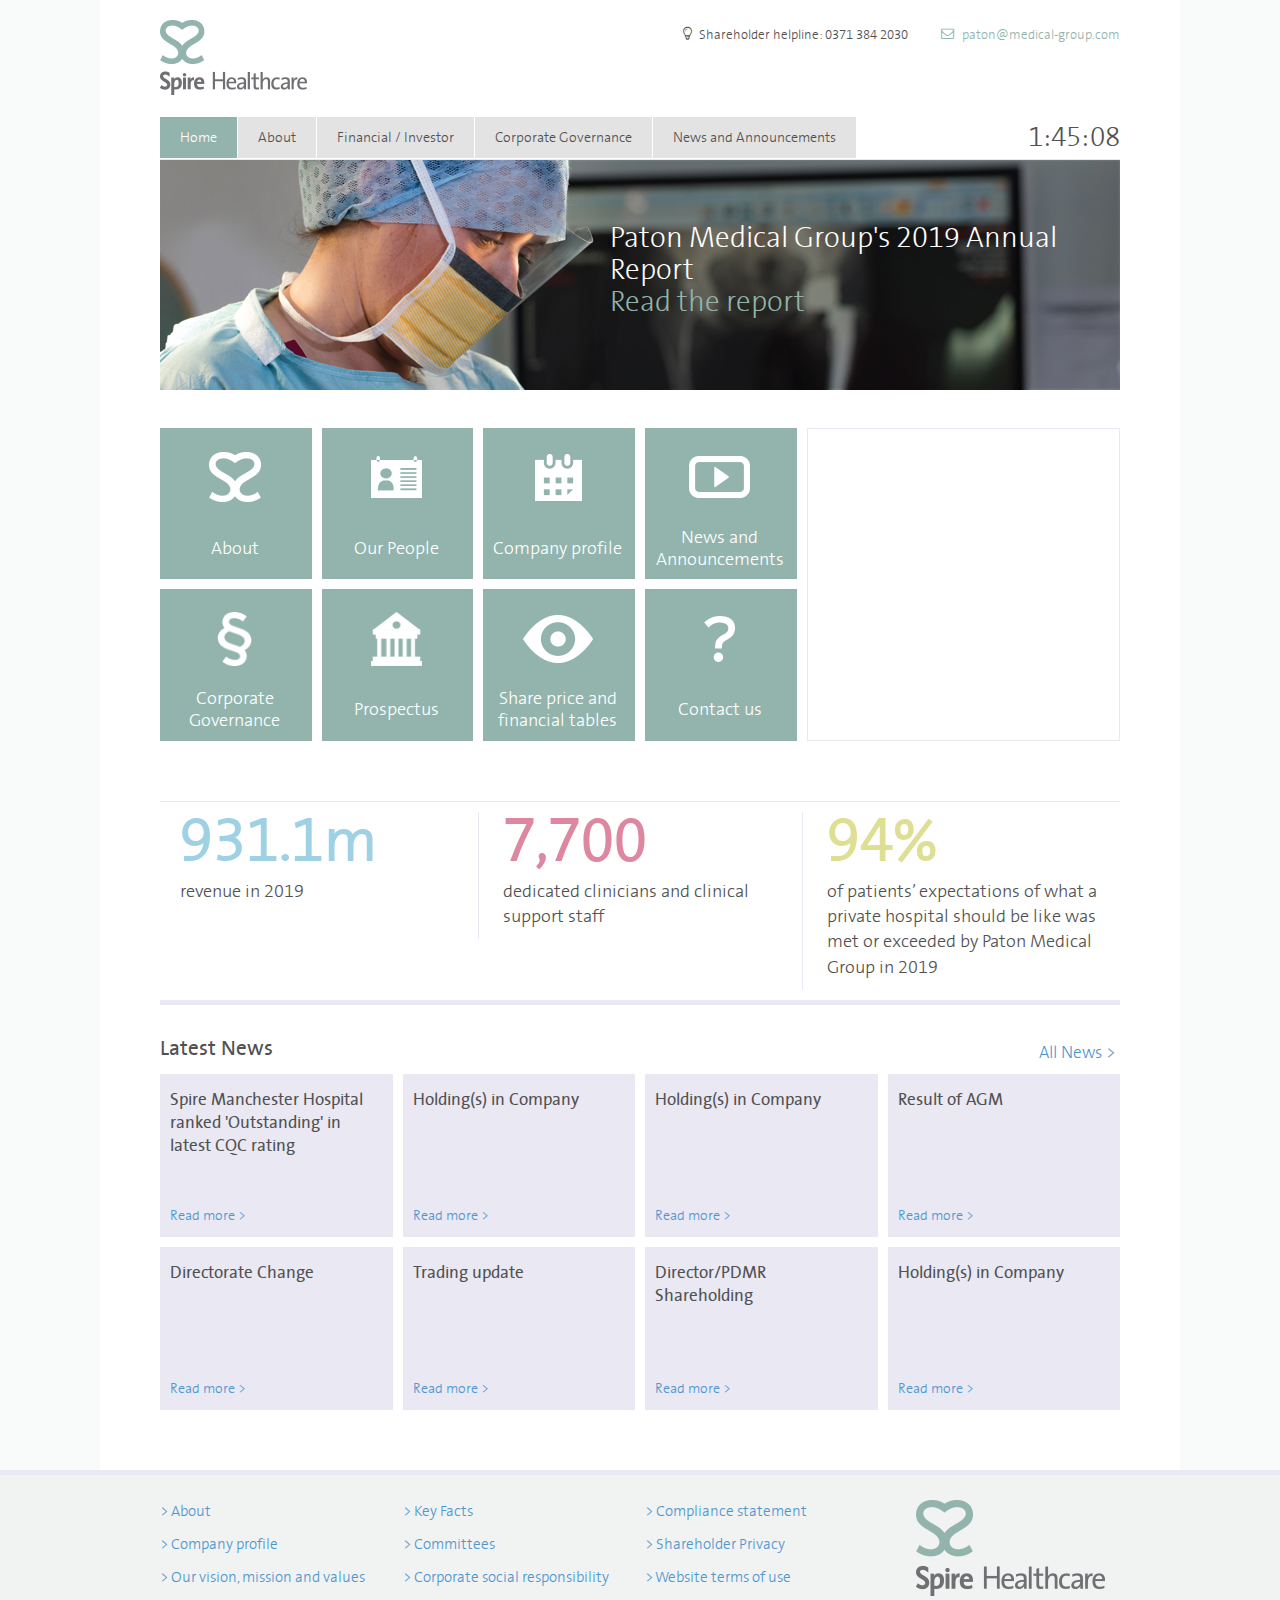
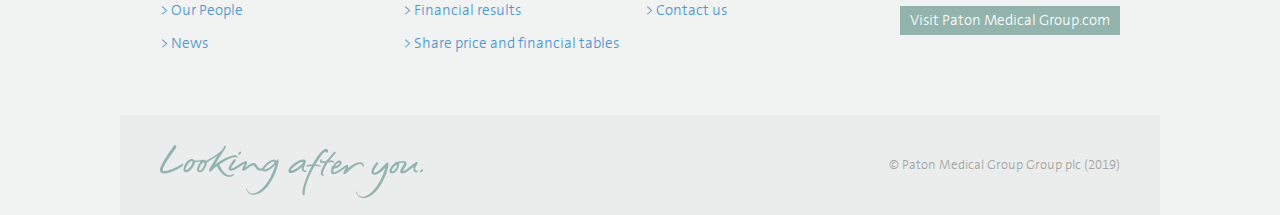
<file: index.html>
<!doctype html>
<!--[if lt IE 7]> <html class="no-js ie6 oldie" lang="en"> <![endif]-->
<!--[if IE 7]>    <html class="no-js ie7 oldie" lang="en"> <![endif]-->
<!--[if IE 8]>    <html class="no-js ie8 oldie" lang="en"> <![endif]-->
<!--[if gt IE 8]><!-->
<html class="no-js" lang="en">
 <!--<![endif]-->
<head>
    
<link rel="icon" type="image/png" href="favicon.ico">
<meta charset="utf-8">

<!--**REMOVE if compatibility mode defined on server side header**-->
<meta http-equiv="X-UA-Compatible" content="IE=edge,chrome=1">

<title>Investors | Paton Medical Group Group plc</title>
<meta name="description" content="Investor information about Paton Medical Group Group plc for current stockholders and potential investors.">
<meta name="author" content>

<!--sets initial scale to 100% on mobile / tablets  - REMOVE if we're not doing a responsive layout-->
<meta name="viewport" content="width=device-width,initial-scale=1">
<link href="css/css.css" rel="stylesheet" type="text/css">
<link rel="stylesheet" href="css/style.css">
<!-- end CSS-->
<!--Full fat Modernizr - create a production version before deployment [http://modernizr.com/download/]-->
<script src="js/modernizr.js"></script>
<script src="js/respond.js"></script>

</head>
<body>
    <div id="container">
        <!--start of container-->
        
<header class="site-header">
    <h1 class="logo"><a href="/index.html"><img src="images/logo_1.png" alt></a></h1>
    <div class="header-contact">
        <span class="tel">Shareholder helpline: 0371 384 2030</span>
        <a class="email" href="mailto:paton@medical-group.com">
            paton@medical-group.com
        </a>
    </div>
    
<nav id="site-nav" class="site-nav" role="navigation">
    <ul>
                <li>

                    <a class="selected" href="/index.html">
                        Home
                    </a>

                        <ul>
                        </ul>
                </li>
                <li>

                    <a class href="#">
                        About
                    </a>

                        <ul>
                                        <li>
                                            <a href="/ourVisionMissionAndValues.html">
                                                Our vision, mission and values
                                            </a>
                                        </li>
                                        <li>
                                            <a href="/companyProfile.html">
                                                Company profile
                                            </a>
                                        </li>
                                        <li>
                                            <a href="/keyFacts.html">
                                                Key Facts
                                            </a>
                                        </li>
                                        <li>
                                            <a href="/corporateSocialResponsibility.html">
                                                Corporate social responsibility
                                            </a>
                                        </li>
                        </ul>
                </li>
                <li>

                    <a class href="#">
                        Financial / Investor
                    </a>

                        <ul>
                          <li>
                            <a href="/annualReports.html">
                                Annual Report 2019
                            </a>
                        </li>
                        <li>
                            <a href="/sharePriceAndFinancialTables.html">
                                Share price and financial tables
                            </a>
                        </li>
                        <li>
                            <a href="/analystConsensus.html">
                                Analyst consensus
                            </a>
                        </li>
                        </ul>
                </li>
                <li>

                    <a class href="#">
                        Corporate Governance
                    </a>

                        <ul>
                          <li>
                            <a href="/complianceStatement.html">
                                Compliance statement
                            </a>
                        </li>
                        <li>
                            <a href="/ourPeople.html">
                                Our People
                            </a>
                        </li>
                        <li>
                            <a href="/committees.html">
                                Committees
                            </a>
                        </li>
                        </ul>
                </li>
                <li>

                    <a class href="#">
                        News and Announcements
                    </a>

                        <ul>
                                        <li>
                                            <a href="/newsAndAnnouncements.html">
                                                Email news alerts
                                            </a>
                                        </li>
                        </ul>
                </li>
        <li class="consumer"><div id="clock"></div></li>
    </ul>
</nav>
<div class="mobile-nav"></div>
</header>
        <div id="main" role="main">

            <!--**main content for this template**-->
            
<section class="banner banner-home">
    <div class="image">
        <img src="images/annual-report-2018-banner_2.jpg" alt>
        <div class="text">

            <blockquote class="quote">
                <p style="color:white;">Paton Medical Group's 2019 Annual Report<br><a href="/annualReports.html">
Read the report</a></p>
            </blockquote>

        </div>
        
    </div>
</section>



<section class="home-boxes">

    <div class="grid">
        <div class="grid__cell unit-2-3--desktop">
            <div class="grid">
                    <div class="grid__cell unit-1-4">
                        <div class="link-box ">
                            <a href="ourVisionMissionAndValues.html" class="content">
                                <div class="image">
                                    <img src="images/about.png">
                                </div>
                                <div class="text">
                                    <span>About</span>
                                </div>
                            </a>
                        </div>
                    </div>
                    <div class="grid__cell unit-1-4">
                        <div class="link-box ">
                            <a href="ourPeople.html" class="content">
                                <div class="image">
                                    <img src="images/contact.png">
                                </div>
                                <div class="text">
                                    <span>Our People</span>
                                </div>
                            </a>
                        </div>
                    </div>
                    <div class="grid__cell unit-1-4">
                        <div class="link-box ">
                            <a href="companyProfile.html" class="content">
                                <div class="image">
                                    <img src="images/calendar.png">
                                </div>
                                <div class="text">
                                    <span>Company profile</span>
                                </div>
                            </a>
                        </div>
                    </div>
                    <div class="grid__cell unit-1-4">
                        <div class="link-box ">
                            <a href="newsAndAnnouncements.html" class="content">
                                <div class="image">
                                    <img src="images/media.png">
                                </div>
                                <div class="text">
                                    <span>News and Announcements</span>
                                </div>
                            </a>
                        </div>
                    </div>
                    <div class="grid__cell unit-1-4">
                        <div class="link-box ">
                            <a href="complianceStatement.html" class="content">
                                <div class="image">
                                    <img src="images/corporate.png">
                                </div>
                                <div class="text">
                                    <span>Corporate Governance</span>
                                </div>
                            </a>
                        </div>
                    </div>
                    <div class="grid__cell unit-1-4">
                        <div class="link-box ">
                            <a href="/financial-investor/reports-accounts-and-prospectus/prospectus/" class="content">
                                <div class="image">
                                    <img src="images/financial.png">
                                </div>
                                <div class="text">
                                    <span>Prospectus</span>
                                </div>
                            </a>
                        </div>
                    </div>
                    <div class="grid__cell unit-1-4">
                        <div class="link-box ">
                            <a href="sharePriceAndFinancialTables.html" class="content">
                                <div class="image">
                                    <img src="images/vision.png">
                                </div>
                                <div class="text">
                                    <span>Share price and financial tables</span>
                                </div>
                            </a>
                        </div>
                    </div>
                    <div class="grid__cell unit-1-4">
                        <div class="link-box ">
                            <a href="/contact-us/" class="content">
                                <div class="image">
                                    <img src="images/faqs.png">
                                </div>
                                <div class="text">
                                    <span>Contact us</span>
                                </div>
                            </a>
                        </div>
                    </div>
            </div>

        </div>
        <div class="grid__cell unit-1-3--desktop">
            <div class="stock-box">
                <div class="content">
                </div>
            </div>
        </div>
    </div>
</section>



<section class="stats-grid">

    <div class="grid">
        <div class="grid__cell unit-1-3--desktop">
            <div class="stat">
                <div class="count lightblue">931.1m</div>
                <div class="description">revenue in 2019</div>
            </div>

        </div>
        <div class="grid__cell unit-1-3--desktop">
            <div class="stat">
                <div class="count pink">7,700</div>
                <div class="description">dedicated clinicians and clinical support staff</div>
            </div>
        </div>
        <div class="grid__cell unit-1-3--desktop">
            <div class="stat">
                <div class="count yellow">94%</div>
                <div class="description">of patients’ expectations of what a private hospital should be like was met or exceeded by Paton Medical Group in 2019</div>
            </div>
        </div>
    </div>

</section>

<section class="news-grid">

    <header>
        <h2 class="sub-heading">Latest News</h2>

        <a href="/news-and-announcements/news/" class="cta">All News</a>
    </header>

    <div class="grid">
            <div class="grid__cell unit-1-4--desktop unit-1-2">

                <article class="news-link">
                    <a href="/news-and-announcements/news/spire-manchester-hospital-ranked-outstanding-in-latest-cqc-rating/" class="content">
                        <h3 class="heading">Spire Manchester Hospital ranked 'Outstanding' in latest CQC rating</h3>                       

                        <div class="cta">
                            Read more
                        </div>
                    </a>
                </article>

            </div>
            <div class="grid__cell unit-1-4--desktop unit-1-2">

                <article class="news-link">
                    <a href="/news-and-announcements/news/?id=1301691" class="content">
                        <h3 class="heading">Holding(s) in Company</h3>                       

                        <div class="cta">
                            Read more
                        </div>
                    </a>
                </article>

            </div>
            <div class="grid__cell unit-1-4--desktop unit-1-2">

                <article class="news-link">
                    <a href="/news-and-announcements/news/?id=1285020" class="content">
                        <h3 class="heading">Holding(s) in Company</h3>                       

                        <div class="cta">
                            Read more
                        </div>
                    </a>
                </article>

            </div>
            <div class="grid__cell unit-1-4--desktop unit-1-2">

                <article class="news-link">
                    <a href="/news-and-announcements/news/?id=1265539" class="content">
                        <h3 class="heading">Result of AGM</h3>                       

                        <div class="cta">
                            Read more
                        </div>
                    </a>
                </article>

            </div>
            <div class="grid__cell unit-1-4--desktop unit-1-2">

                <article class="news-link">
                    <a href="/news-and-announcements/news/?id=1265390" class="content">
                        <h3 class="heading">Directorate Change</h3>                       

                        <div class="cta">
                            Read more
                        </div>
                    </a>
                </article>

            </div>
            <div class="grid__cell unit-1-4--desktop unit-1-2">

                <article class="news-link">
                    <a href="/news-and-announcements/news/?id=1265336" class="content">
                        <h3 class="heading">Trading update</h3>                       

                        <div class="cta">
                            Read more
                        </div>
                    </a>
                </article>

            </div>
            <div class="grid__cell unit-1-4--desktop unit-1-2">

                <article class="news-link">
                    <a href="/news-and-announcements/news/?id=1259881" class="content">
                        <h3 class="heading">Director/PDMR Shareholding</h3>                       

                        <div class="cta">
                            Read more
                        </div>
                    </a>
                </article>

            </div>
            <div class="grid__cell unit-1-4--desktop unit-1-2">

                <article class="news-link">
                    <a href="/news-and-announcements/news/?id=1253538" class="content">
                        <h3 class="heading">Holding(s) in Company</h3>                       

                        <div class="cta">
                            Read more
                        </div>
                    </a>
                </article>

            </div>
    </div>  
</section>


        </div><!--end of main content-->

    </div><!--end of container-->
    

<footer class="site-footer">
    <div class="inner-area">
        <div class="grid">
            <div class="grid__cell unit-1-4--desktop">
                <ul>

                        <li><a href="/ourVisionMissionAndValues.html">About</a></li>
                        <li><a href="/companyProfile.html">Company profile</a></li>
                        <li><a href="/ourVisionMissionAndValues.html">Our vision, mission and values</a></li>
                        <li><a href="/ourPeople.html">Our People</a></li>
                        <li><a href="/news-and-announcements/news/">News</a></li>
                </ul>
            </div>

            <div class="grid__cell unit-1-4--desktop">
                <ul>

                        <li><a href="/keyFacts.html">Key Facts</a></li>
                        <li><a href="/committees.html">Committees</a></li>
                        <li><a href="/corporateSocialResponsibility.html">Corporate social responsibility</a></li>
                        <li><a href="/financial-investor/reports-accounts-and-prospectus/financial-results/">Financial results</a></li>
                        <li><a href="/sharePriceAndFinancialTables.html">Share price and financial tables</a></li>
                </ul>
            </div>

            <div class="grid__cell unit-1-4--desktop">
                <ul>

                        <li><a href="/complianceStatement.html">Compliance statement</a></li>
                        <li><a href="/terms/shareholder-privacy/">Shareholder Privacy</a></li>
                        <li><a href="/terms/website-terms-of-use/">Website terms of use</a></li>
                        <li><a href="/contact-us/">Contact us</a></li>
                </ul>
            </div>

            <div class="grid__cell unit-1-4--desktop">
                <div class="invest">
                    <img src="images/logo.png" alt>
                    <a href="http://www.Paton Medical Group.com" target="_blank" class="button">Visit Paton Medical Group.com</a>
                </div>
            </div>
        </div>
    </div>
    <div class="footer-bar">
        <img class="tagline" src="images/looking-after-you.png" alt>
        <span class="copyright">
            © Paton Medical Group Group plc (2019)
        </span>
    </div>
</footer>


    <!-- javascript-->
    <script src="js/jquery.min.js"></script>
    <script>window.jQuery || document.write('<script src="/scripts/libs/jquery-1.11.0.min.js"><\/script>')</script>
    <script src="js/jquery.slicknav.min.js"></script>
    <script src="js/waypoints.min.js"></script>
    <script src="js/parsley.min.js"></script>
    <script src="js/jquery.bxslider-rahisified.min.js"></script>
    <script src="js/jquery.flexverticalcenter.js"></script>
    <script src="js/jquery.matchHeight-min.js"></script>
    <script src="js/script.js"></script>
    <!-- end scripts-->
    <script>
        (function (i, s, o, g, r, a, m) {
            i['GoogleAnalyticsObject'] = r; i[r] = i[r] || function () {
                (i[r].q = i[r].q || []).push(arguments)
            }, i[r].l = 1 * new Date(); a = s.createElement(o),
            m = s.getElementsByTagName(o)[0]; a.async = 1; a.src = g; m.parentNode.insertBefore(a, m)
        })(window, document, 'script', '//www.google-analytics.com/analytics.js', 'ga');

        ga('create', 'UA-52660463-1', 'auto');
        ga('send', 'pageview');

    </script>
</body>
</html>
</file>
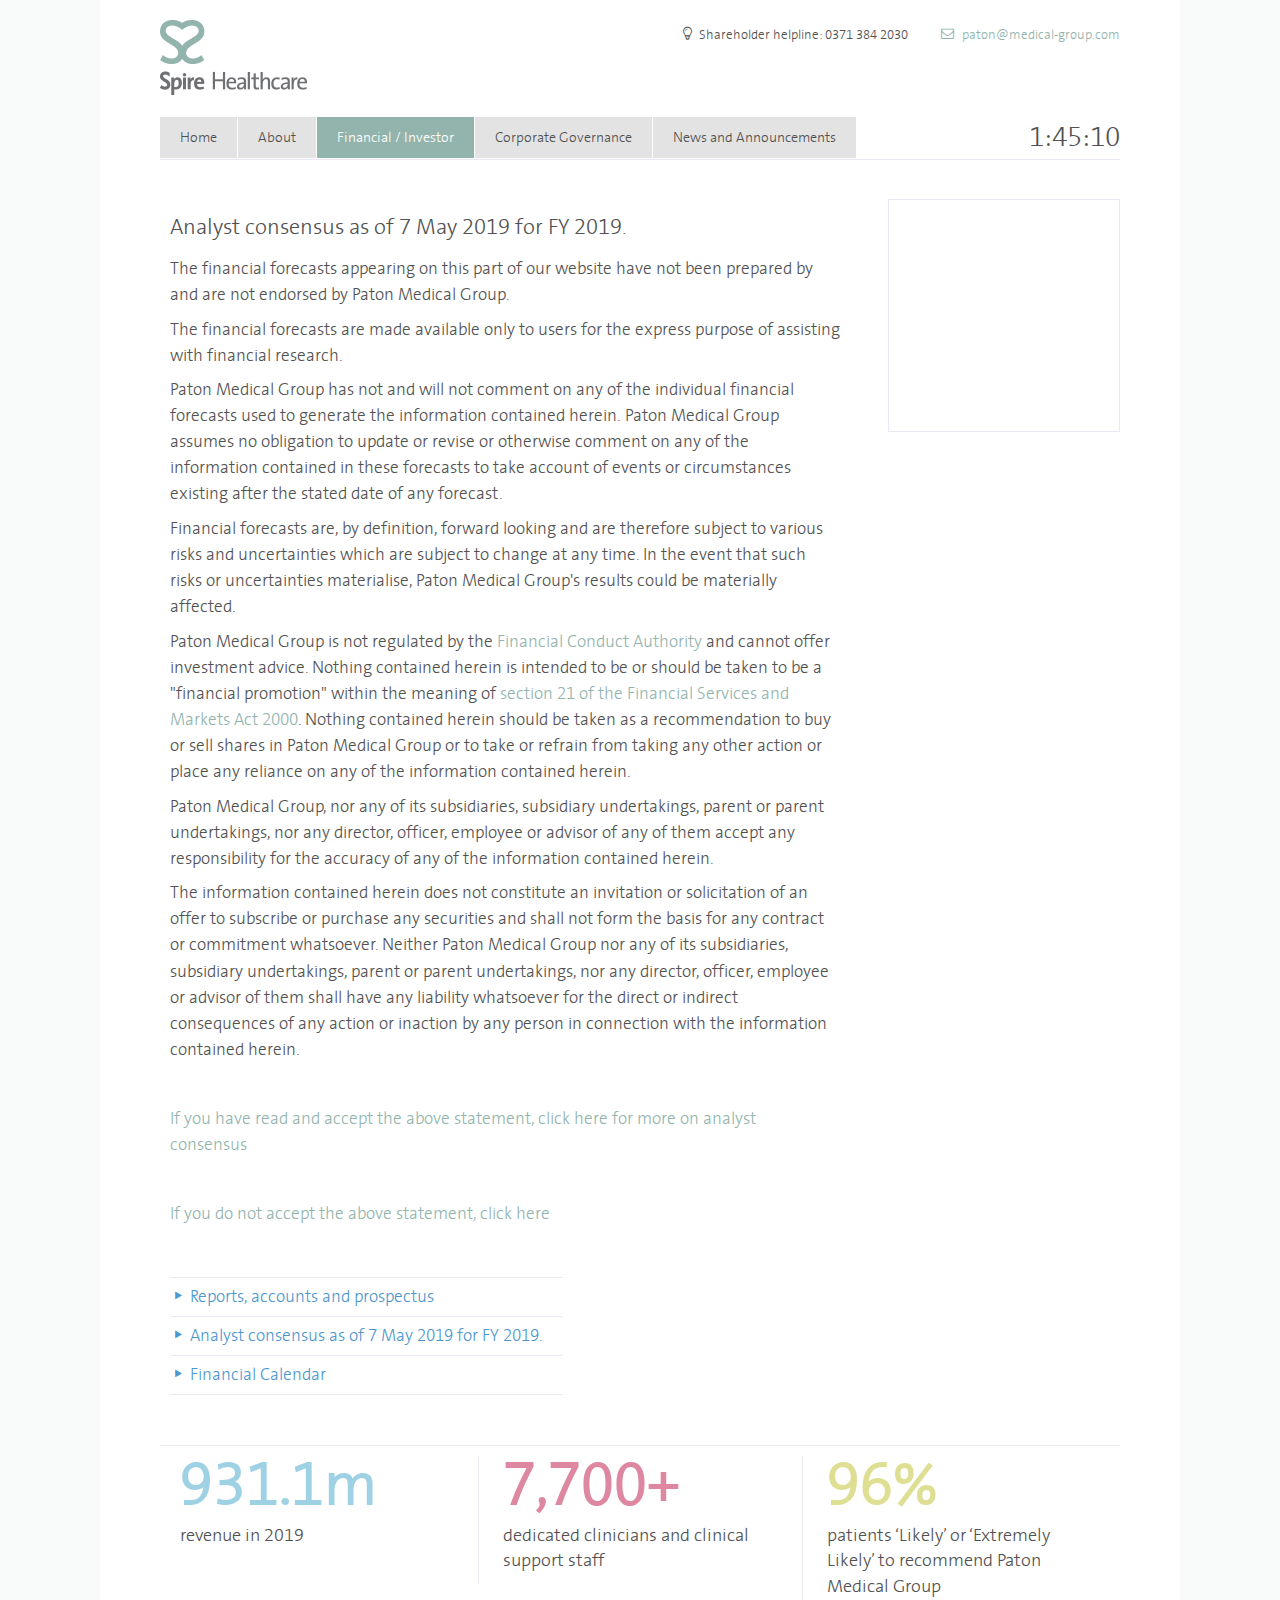
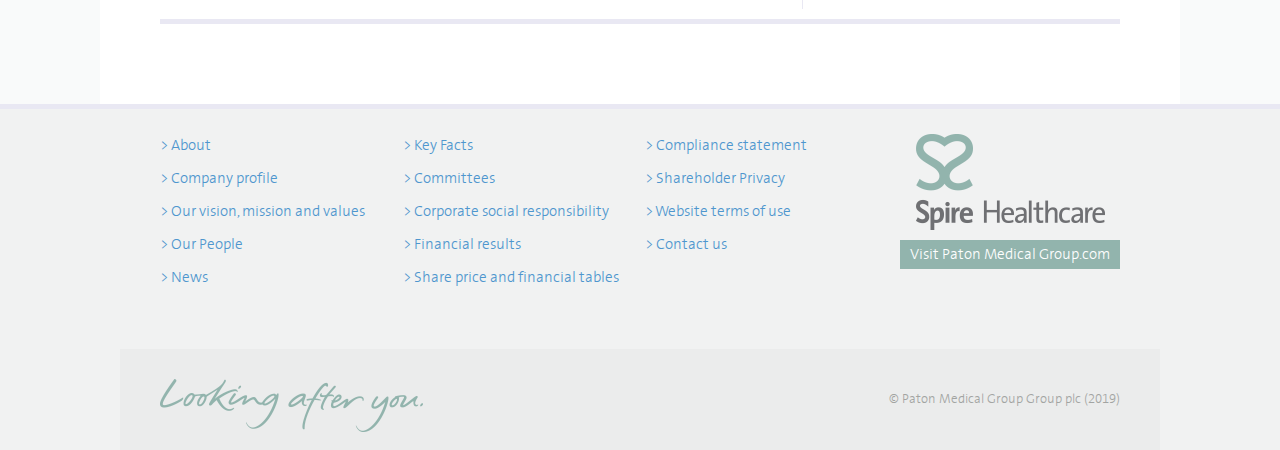
<file: analystConsensus.html>
<!doctype html>
<!--[if lt IE 7]> <html class="no-js ie6 oldie" lang="en"> <![endif]-->
<!--[if IE 7]>    <html class="no-js ie7 oldie" lang="en"> <![endif]-->
<!--[if IE 8]>    <html class="no-js ie8 oldie" lang="en"> <![endif]-->
<!--[if gt IE 8]><!-->
<html class="no-js" lang="en">
 <!--<![endif]-->
<head>
    
<link rel="icon" type="image/png" href="favicon.ico">
<meta charset="utf-8">

<!--**REMOVE if compatibility mode defined on server side header**-->
<meta http-equiv="X-UA-Compatible" content="IE=edge,chrome=1">

<title></title>
<meta name="description" content>
<meta name="author" content>

<!--sets initial scale to 100% on mobile / tablets  - REMOVE if we're not doing a responsive layout-->
<meta name="viewport" content="width=device-width,initial-scale=1">
<link href="css/css.css" rel="stylesheet" type="text/css">
<link rel="stylesheet" href="css/style.css">
<!-- end CSS-->
<!--Full fat Modernizr - create a production version before deployment [http://modernizr.com/download/]-->
<script src="js/modernizr.js"></script>
<script src="js/respond.js"></script>

</head>
<body>
    <div id="container">
        <!--start of container-->
        
<header class="site-header">
    <h1 class="logo"><a href="/index.html"><img src="images/logo_1.png" alt></a></h1>
    <div class="header-contact">
        <span class="tel">Shareholder helpline: 0371 384 2030</span>
        <a class="email" href="mailto:paton@medical-group.com">
            paton@medical-group.com
        </a>
    </div>
    
<nav id="site-nav" class="site-nav" role="navigation">
    <ul>
                <li>

                    <a class href="/index.html">
                        Home
                    </a>

                        <ul>
                        </ul>
                </li>
                <li>

                    <a class href="#">
                        About
                    </a>

                        <ul>
                                        <li>
                                            <a href="/ourVisionMissionAndValues.html">
                                                Our vision, mission and values
                                            </a>
                                        </li>
                                        <li>
                                            <a href="/companyProfile.html">
                                                Company profile
                                            </a>
                                        </li>
                                        <li>
                                            <a href="/keyFacts.html">
                                                Key Facts
                                            </a>
                                        </li>
                                        <li>
                                            <a href="/corporateSocialResponsibility.html">
                                                Corporate social responsibility
                                            </a>
                                        </li>
                        </ul>
                </li>
                <li>

                    <a class="selected" href="#">
                        Financial / Investor
                    </a>

                        <ul>
                          <li>
                            <a href="/annualReports.html">
                                Annual Report 2019
                            </a>
                        </li>
                        <li>
                            <a href="/sharePriceAndFinancialTables.html">
                                Share price and financial tables
                            </a>
                        </li>
                        <li>
                            <a href="/analystConsensus.html">
                                Analyst consensus
                            </a>
                        </li>
                        </ul>
                </li>
                <li>

                    <a class href="#">
                        Corporate Governance
                    </a>

                        <ul>
                          <li>
                            <a href="/complianceStatement.html">
                                Compliance statement
                            </a>
                        </li>
                        <li>
                            <a href="/ourPeople.html">
                                Our People
                            </a>
                        </li>
                        <li>
                            <a href="/committees.html">
                                Committees
                            </a>
                        </li>
                        </ul>
                </li>
                <li>

                    <a class href="#">
                        News and Announcements
                    </a>

                        <ul>
                                        <li>
                                            <a href="/newsAndAnnouncements.html">
                                                Email news alerts
                                            </a>
                                        </li>
                        </ul>
                </li>
        <li class="consumer"><div id="clock"></div></li>
    </ul>
</nav>
<div class="mobile-nav"></div>
</header>
        <div id="main" role="main">

            <!--**main content for this template**-->
            


    <div class="grid">

        <div class="grid__cell unit-3-4--desktop">

            <article class="article-content">
                <header>
                    <h1 class="page-heading"></h1>
                    <h2 class="standfirst">Analyst consensus as of 7 May 2019 for FY 2019.</h2>
                </header>

                <p>The financial forecasts appearing on this part of our website have not been prepared by and are not endorsed by Paton Medical Group. </p>
<p><span>The financial forecasts are made available only to users for the express purpose of assisting with financial research.</span></p>
<p><span>Paton Medical Group has not and will not comment on any of the individual financial forecasts used to generate the information contained herein. Paton Medical Group assumes no obligation to update or revise or otherwise comment on any of the information contained in these forecasts to take account of events or circumstances existing after the stated date of any forecast.</span></p>
<p><span>Financial forecasts are, by definition, forward looking and are therefore subject to various risks and uncertainties which are subject to change at any time. In the event that such risks or uncertainties materialise, Paton Medical Group's results could be materially affected.</span></p>
<p><span>Paton Medical Group is not regulated by the <a href="http://www.fca.org.uk/"><span>Financial Conduct Authority</span></a> and cannot offer investment advice. Nothing contained herein is intended to be or should be taken to be a "financial promotion" within the meaning of <a href="http://www.legislation.gov.uk/ukpga/2000/8/section/21"><span>section 21 of the Financial Services and Markets Act 2000</span></a>. Nothing contained herein should be taken as a recommendation to buy or sell shares in Paton Medical Group or to take or refrain from taking any other action or place any reliance on any of the information contained herein.</span></p>
<p><span>Paton Medical Group, nor any of its subsidiaries, subsidiary undertakings, parent or parent undertakings, nor any director, officer, employee or advisor of any of them accept any responsibility for the accuracy of any of the information contained herein.</span></p>
<p><span>The information contained herein does not constitute an invitation or solicitation of an offer to subscribe or purchase any securities and shall not form the basis for any contract or commitment whatsoever. Neither Paton Medical Group nor any of its subsidiaries, subsidiary undertakings, parent or parent undertakings, nor any director, officer, employee or advisor of them shall have any liability whatsoever for the direct or indirect consequences of any action or inaction by any person in connection with the information contained herein.  </span></p>
<p> </p>
<p><a href="/15916.aspx">If you have read and accept the above statement, click here for more on analyst consensus<span> </span></a></p>
<p> </p>
<p><a href="/index.html"><span>If you do not accept the above statement, click here </span></a></p>

                
                <footer>
                    <nav class="article-footer-nav">
                        <ul>
                                    <li><a href="/financial-investor/reports-accounts-and-prospectus/">Reports, accounts and prospectus</a></li>
                                    <li><a href="/financial-investor/consensus-data/">Analyst consensus as of 7 May 2019 for FY 2019.</a></li>
                                                                <li><a href="/financial-investor/financial-calendar/">Financial Calendar</a></li>
                        </ul>
                    </nav>
                </footer>

            </article>
        </div>
        <div class="grid__cell unit-1-4--desktop">
            <div class="stock-box-small">
    <div class="content">
        
       
    </div>
   
</div>
        </div>

    </div>



<section class="stats-grid">

    <div class="grid">
        <div class="grid__cell unit-1-3--desktop">
            <div class="stat">
                <div class="count lightblue">931.1m</div>
                <div class="description">revenue in 2019</div>
            </div>

        </div>
        <div class="grid__cell unit-1-3--desktop">
            <div class="stat">
                <div class="count pink">7,700+</div>
                <div class="description">dedicated clinicians and clinical support staff</div>
            </div>
        </div>
        <div class="grid__cell unit-1-3--desktop">
            <div class="stat">
                <div class="count yellow">96%</div>
                <div class="description">patients ‘Likely’ or ‘Extremely Likely’ to recommend Paton Medical Group</div>
            </div>
        </div>
    </div>

</section>




        </div><!--end of main content-->

    </div><!--end of container-->
    

<footer class="site-footer">
    <div class="inner-area">
        <div class="grid">
            <div class="grid__cell unit-1-4--desktop">
                <ul>

                        <li><a href="/ourVisionMissionAndValues.html">About</a></li>
                        <li><a href="/companyProfile.html">Company profile</a></li>
                        <li><a href="/ourVisionMissionAndValues.html">Our vision, mission and values</a></li>
                        <li><a href="/ourPeople.html">Our People</a></li>
                        <li><a href="/news-and-announcements/news/">News</a></li>
                </ul>
            </div>

            <div class="grid__cell unit-1-4--desktop">
                <ul>

                        <li><a href="/keyFacts.html">Key Facts</a></li>
                        <li><a href="/committees.html">Committees</a></li>
                        <li><a href="/corporateSocialResponsibility.html">Corporate social responsibility</a></li>
                        <li><a href="/financial-investor/reports-accounts-and-prospectus/financial-results/">Financial results</a></li>
                        <li><a href="/sharePriceAndFinancialTables.html">Share price and financial tables</a></li>
                </ul>
            </div>

            <div class="grid__cell unit-1-4--desktop">
                <ul>

                        <li><a href="/complianceStatement.html">Compliance statement</a></li>
                        <li><a href="/terms/shareholder-privacy/">Shareholder Privacy</a></li>
                        <li><a href="/terms/website-terms-of-use/">Website terms of use</a></li>
                        <li><a href="/contact-us/">Contact us</a></li>
                </ul>
            </div>

            <div class="grid__cell unit-1-4--desktop">
                <div class="invest">
                    <img src="images/logo.png" alt>
                    <a href="http://www.Paton Medical Group.com" target="_blank" class="button">Visit Paton Medical Group.com</a>
                </div>
            </div>
        </div>
    </div>
    <div class="footer-bar">
        <img class="tagline" src="images/looking-after-you.png" alt>
        <span class="copyright">
            © Paton Medical Group Group plc (2019)
        </span>
    </div>
</footer>


    <!-- javascript-->
    <script src="js/jquery.min.js"></script>
    <script>window.jQuery || document.write('<script src="/scripts/libs/jquery-1.11.0.min.js"><\/script>')</script>
    <script src="js/jquery.slicknav.min.js"></script>
    <script src="js/waypoints.min.js"></script>
    <script src="js/parsley.min.js"></script>
    <script src="js/jquery.bxslider-rahisified.min.js"></script>
    <script src="js/jquery.flexverticalcenter.js"></script>
    <script src="js/jquery.matchHeight-min.js"></script>
    <script src="js/script.js"></script>
    <!-- end scripts-->
    <script>
        (function (i, s, o, g, r, a, m) {
            i['GoogleAnalyticsObject'] = r; i[r] = i[r] || function () {
                (i[r].q = i[r].q || []).push(arguments)
            }, i[r].l = 1 * new Date(); a = s.createElement(o),
            m = s.getElementsByTagName(o)[0]; a.async = 1; a.src = g; m.parentNode.insertBefore(a, m)
        })(window, document, 'script', '//www.google-analytics.com/analytics.js', 'ga');

        ga('create', 'UA-52660463-1', 'auto');
        ga('send', 'pageview');

    </script>
</body>
</html>
</file>
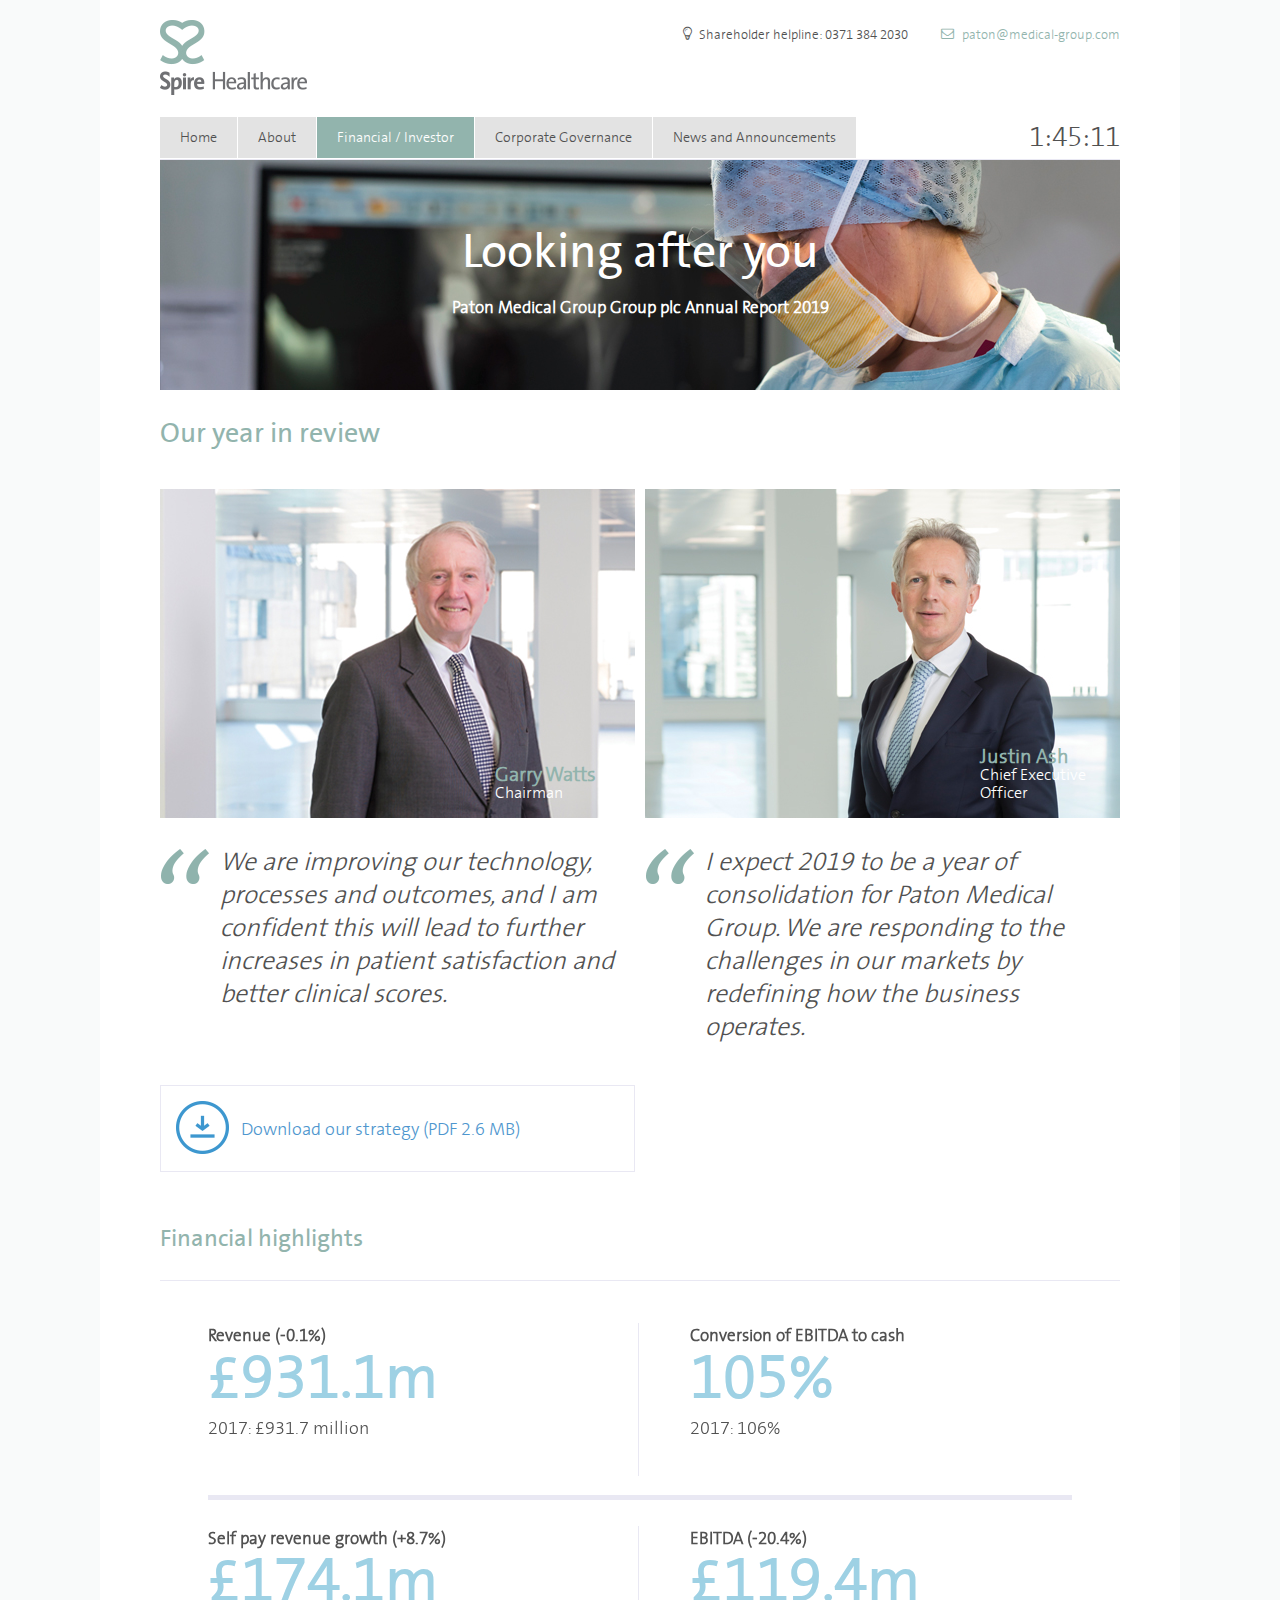
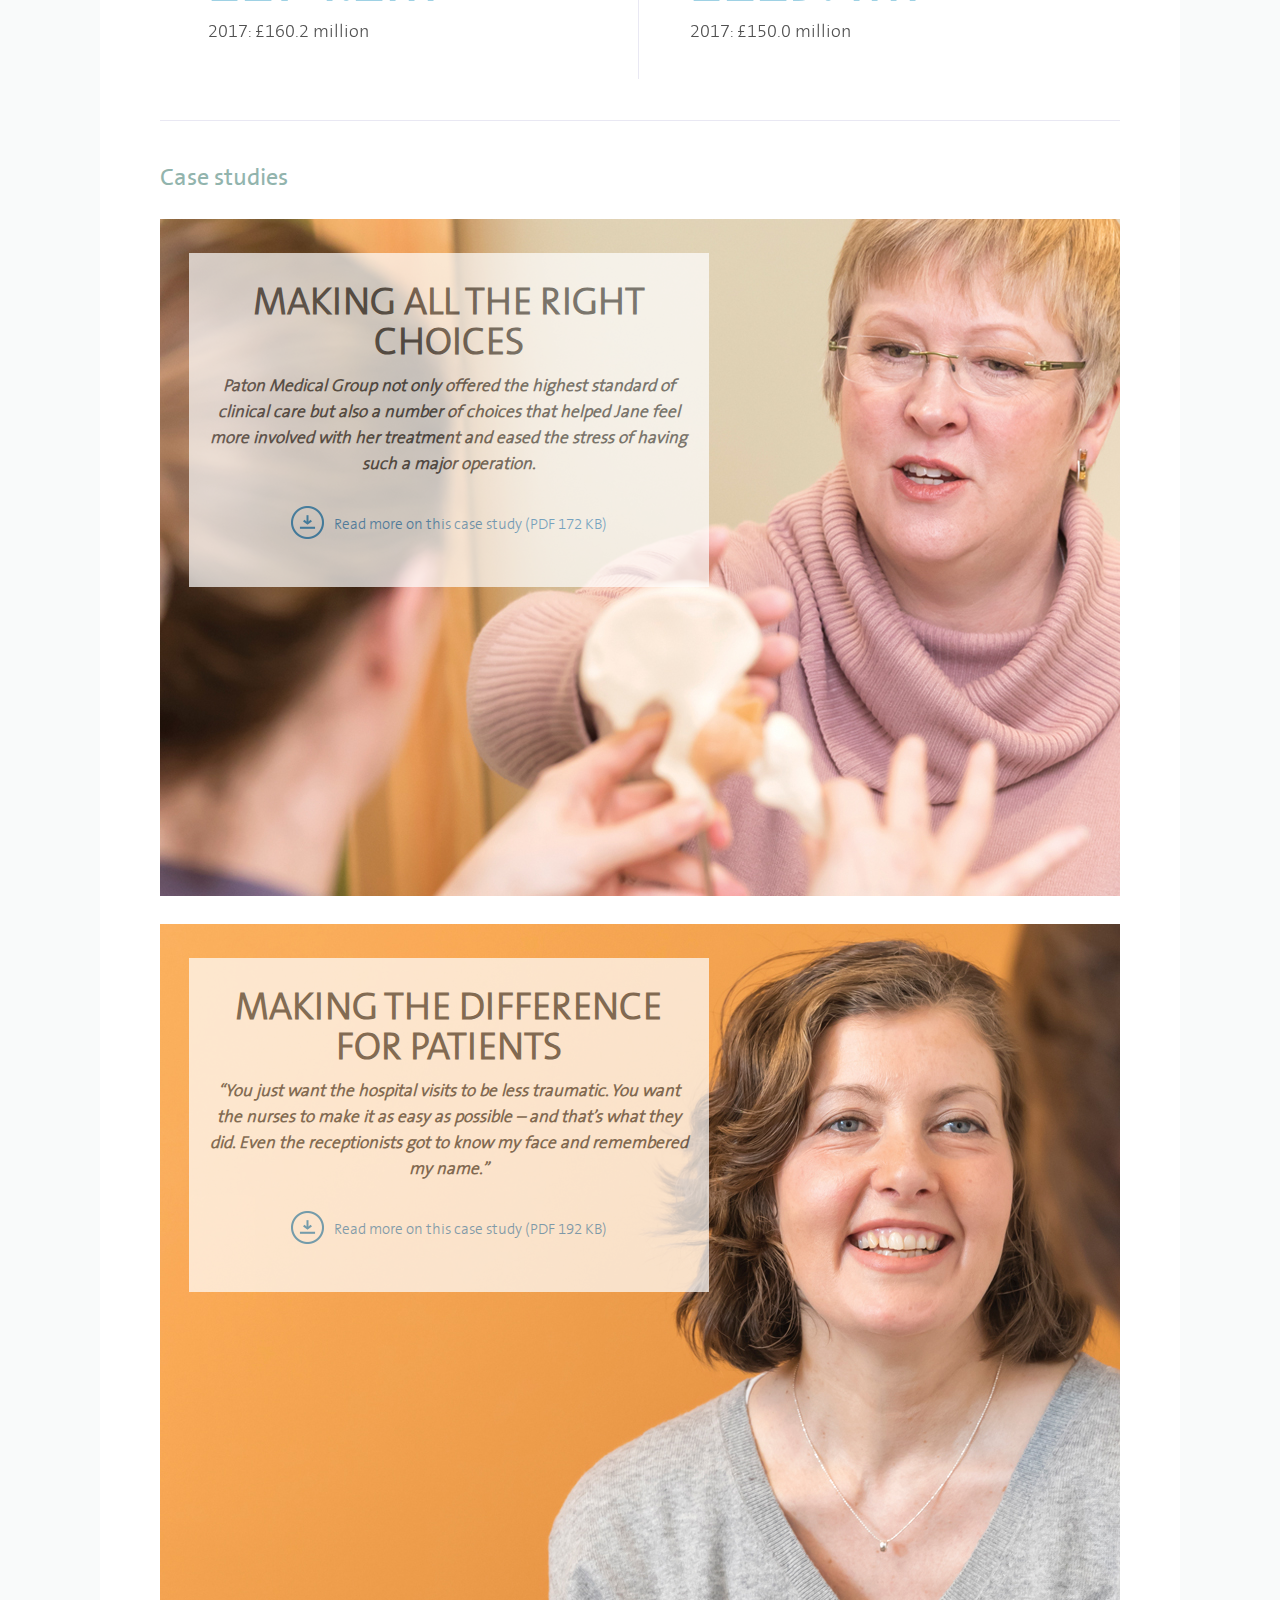
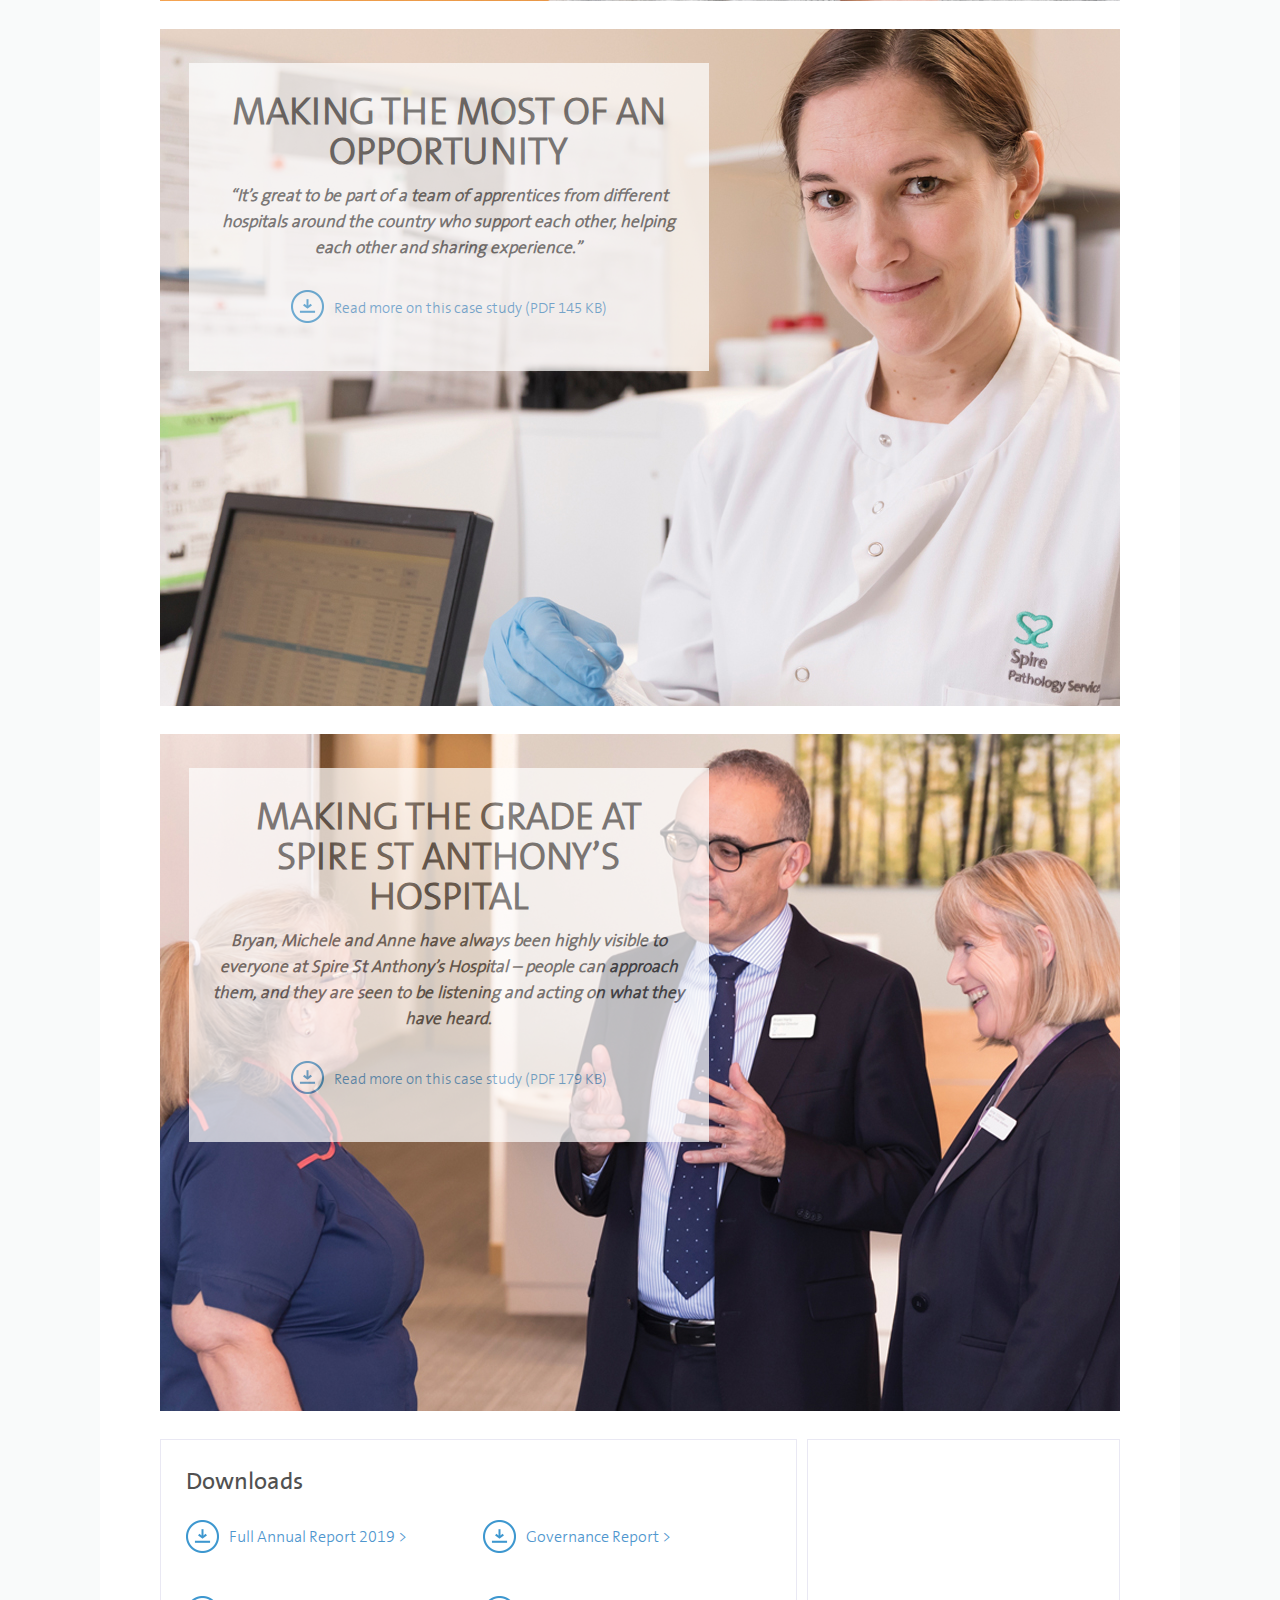
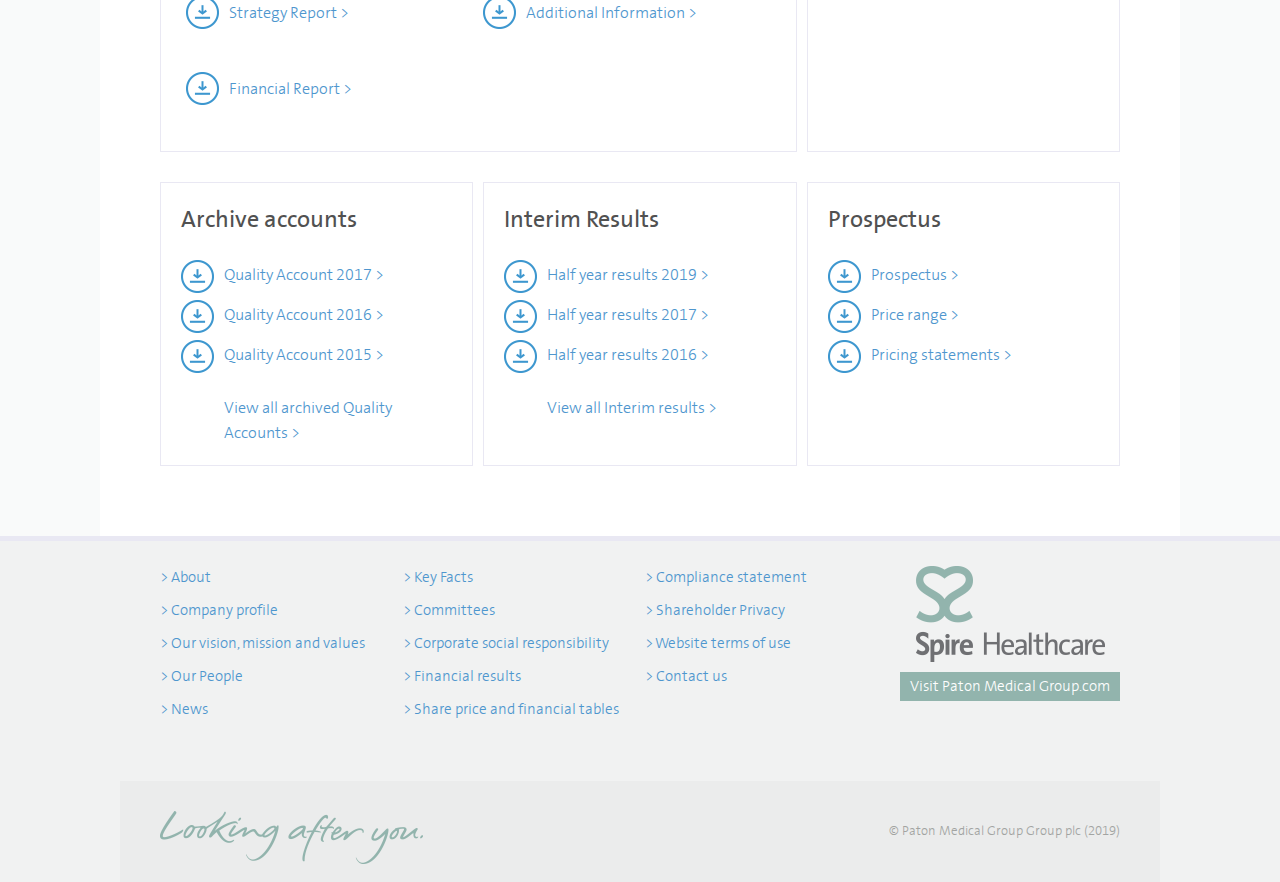
<file: annualReports.html>
<!doctype html>
<!--[if lt IE 7]> <html class="no-js ie6 oldie" lang="en"> <![endif]-->
<!--[if IE 7]>    <html class="no-js ie7 oldie" lang="en"> <![endif]-->
<!--[if IE 8]>    <html class="no-js ie8 oldie" lang="en"> <![endif]-->
<!--[if gt IE 8]><!-->
<html class="no-js" lang="en">
 <!--<![endif]-->
<head>
    
<link rel="icon" type="image/png" href="favicon.ico">
<meta charset="utf-8">

<!--**REMOVE if compatibility mode defined on server side header**-->
<meta http-equiv="X-UA-Compatible" content="IE=edge,chrome=1">

<title>Annual Report 2019</title>
<meta name="description" content="View the highlights of the annual report 2019 for Paton Medical Group.">
<meta name="author" content>

<!--sets initial scale to 100% on mobile / tablets  - REMOVE if we're not doing a responsive layout-->
<meta name="viewport" content="width=device-width,initial-scale=1">
<link href="css/css.css" rel="stylesheet" type="text/css">
<link rel="stylesheet" href="css/style.css">
<!-- end CSS-->
<!--Full fat Modernizr - create a production version before deployment [http://modernizr.com/download/]-->
<script src="js/modernizr.js"></script>
<script src="js/respond.js"></script>

</head>
<body>
    <div id="container">
        <!--start of container-->
        
<header class="site-header">
    <h1 class="logo"><a href="/index.html"><img src="images/logo_1.png" alt></a></h1>
    <div class="header-contact">
        <span class="tel">Shareholder helpline: 0371 384 2030</span>
        <a class="email" href="mailto:paton@medical-group.com">
            paton@medical-group.com
        </a>
    </div>
    
<nav id="site-nav" class="site-nav" role="navigation">
    <ul>
                <li>

                    <a class href="/index.html">
                        Home
                    </a>

                        <ul>
                        </ul>
                </li>
                <li>

                    <a class href="#">
                        About
                    </a>

                        <ul>
                                        <li>
                                            <a href="/ourVisionMissionAndValues.html">
                                                Our vision, mission and values
                                            </a>
                                        </li>
                                        <li>
                                            <a href="/companyProfile.html">
                                                Company profile
                                            </a>
                                        </li>
                                        <li>
                                            <a href="/keyFacts.html">
                                                Key Facts
                                            </a>
                                        </li>
                                        <li>
                                            <a href="/corporateSocialResponsibility.html">
                                                Corporate social responsibility
                                            </a>
                                        </li>
                        </ul>
                </li>
                <li>

                    <a class="selected" href="#">
                        Financial / Investor
                    </a>

                        <ul>
                                        <li>
                                            <a href="/annualReports.html">
                                                Annual Report 2019
                                            </a>
                                        </li>
                                        <li>
                                            <a href="/sharePriceAndFinancialTables.html">
                                                Share price and financial tables
                                            </a>
                                        </li>
                                        <li>
                                            <a href="/analystConsensus.html">
                                                Analyst consensus
                                            </a>
                                        </li>
                        </ul>
                </li>
                <li>

                    <a class href="#">
                        Corporate Governance
                    </a>

                        <ul>
                          <li>
                            <a href="/complianceStatement.html">
                                Compliance statement
                            </a>
                        </li>
                        <li>
                            <a href="/ourPeople.html">
                                Our People
                            </a>
                        </li>
                        <li>
                            <a href="/committees.html">
                                Committees
                            </a>
                        </li>
                        </ul>
                </li>
                <li>

                    <a class href="#">
                        News and Announcements
                    </a>

                        <ul>
                                        <li>
                                            <a href="/newsAndAnnouncements.html">
                                                Email news alerts
                                            </a>
                                        </li>
                        </ul>
                </li>
        <li class="consumer"><div id="clock"></div></li>
    </ul>
</nav>
<div class="mobile-nav"></div>
</header>
        <div id="main" role="main">

            <!--**main content for this template**-->
            

<!-- banner -->
<div class="banner annual-report">
    <img src="images/annual-report-2018-banner.jpg" alt="Annual Report 2019">
    <div class="text">
        <span class="title">
            <h1>
                Looking after you
                <i></i>
            </h1>
        </span>
        <p>Paton Medical Group Group plc Annual Report 2019</p>
    </div>
</div>


    <section class="executive-module">

        <h1>Our year in review</h1>

        <div class="grid">

                <div class="grid__cell unit-1--mobile unit-1-2--tablet unit-1-2--desktop">

                    <div class="box">

                        <div class="image">
                            <img src="images/spire_garry_watts_ar2018.jpg" alt="Garry Watts 2019">
                            <div class="text">
                                <span class="name" style="font-weight: bold; font-size: 20px;">Garry Watts</span>
                                <span class="title" style="color: white;">Chairman</span>
                            </div>
                        </div>

                        <div class="quote">
                            We are improving our technology, processes and outcomes, and I am confident this will lead to further increases in patient satisfaction and better clinical scores.
                        </div>

                    </div>

                </div>
                <div class="grid__cell unit-1--mobile unit-1-2--tablet unit-1-2--desktop">

                    <div class="box">

                        <div class="image">
                            <img src="images/spire_justin_ash-ar2018.jpg" alt="Justin Ash">
                            <div class="text">
                                <span class="name" style="font-weight: bold; font-size: 20px;">Justin Ash</span>
                                <span class="title" style="color: white;">Chief Executive Officer</span>
                            </div>
                        </div>

                        <div class="quote">
                            I expect 2019 to be a year of consolidation for Paton Medical Group. We are responding to the challenges in our markets by redefining how the business operates.
                        </div>

                    </div>

                </div>

        </div>

    </section>


    <div class="grid">
        <div class="grid__cell unit-2-4--desktop">
            <a target="_blank" href="/media/1313/spire_ar2018_02_strategic_report.pdf" class="pdf-download"><span></span>Download our strategy (PDF 2.6 MB)</a>
        </div>
    </div>


    <section class="stats-carousel">

        <h3>Financial highlights</h3>

        <div class="stats-carousel-grid">

            <ul class="bxslider">

                    <div class="stat">
                        <h4>
                            <strong>
                                Revenue (-0.1%)
                            </strong>
                        </h4>
                        <div class="count lightblue">
                            &#163;931.1m
                        </div>
                        <div class="description">
                            2017: &#163;931.7 million
                        </div>
                    </div>
                    <div class="stat">
                        <h4>
                            <strong>
                                Self pay revenue growth (+8.7%)
                            </strong>
                        </h4>
                        <div class="count lightblue">
                            &#163;174.1m
                        </div>
                        <div class="description">
                            2017: &#163;160.2 million
                        </div>
                    </div>
                    <div class="stat">
                        <h4>
                            <strong>
                                Conversion of EBITDA to cash
                            </strong>
                        </h4>
                        <div class="count lightblue">
                            105%
                        </div>
                        <div class="description">
                            2017: 106%
                        </div>
                    </div>
                    <div class="stat">
                        <h4>
                            <strong>
                                EBITDA (-20.4%)
                            </strong>
                        </h4>
                        <div class="count lightblue">
                            &#163;119.4m
                        </div>
                        <div class="description">
                            2017: &#163;150.0 million
                        </div>
                    </div>

            </ul>

            <span id="big-line" class="big-line"></span>
            <span id="slider-next" class="slider-next"></span>
            <span id="slider-prev" class="slider-prev"></span>

        </div>

    </section>


    <section class="case-studies">

        <h3>Case studies</h3>

            <div class="box">

                <img src="images/spire_case_study_choices.jpg" alt="Making all the right choices">

                <div class="inner">

                    <h4>Making all the right choices</h4>

                    <p>Paton Medical Group not only offered the highest standard of clinical care but also a number of choices that helped Jane feel more involved with her treatment and eased the stress of having such a major operation.</p>
                    
                    <div class="download">
                        <span></span>
                        <a target="_blank" href="/media/1320/right-choices.pdf">Read more on this case study (PDF 172 KB)</a>
                    </div>

                </div>

            </div>
            <div class="box">

                <img src="images/spire_case_study_difference.jpg" alt="Making the difference for patients">

                <div class="inner">

                    <h4>Making the difference for patients</h4>

                    <p>“You just want the hospital visits to be less traumatic. You want the nurses to make it as easy as possible – and that’s what they did. Even the receptionists got to know my face and remembered my name.”</p>
                    
                    <div class="download">
                        <span></span>
                        <a target="_blank" href="/media/1321/difference-for-patients.pdf">Read more on this case study (PDF 192 KB)</a>
                    </div>

                </div>

            </div>
            <div class="box">

                <img src="images/spire_case_study_opportunity.jpg" alt="Making the most of an opportunity">

                <div class="inner">

                    <h4>Making the most of an opportunity</h4>

                    <p>“It’s great to be part of a team of apprentices from different hospitals around the country who support each other, helping each other and sharing experience.”</p>
                    
                    <div class="download">
                        <span></span>
                        <a target="_blank" href="/media/1323/opportunities.pdf">Read more on this case study (PDF 145 KB)</a>
                    </div>

                </div>

            </div>
            <div class="box">

                <img src="images/spire_case_study_hospital.jpg" alt="Making the grade at Spire St Anthony&#39;s Hospital">

                <div class="inner">

                    <h4>Making the grade at Spire St Anthony’s Hospital</h4>

                    <p>Bryan, Michele and Anne have always been highly visible to everyone at Spire St Anthony’s Hospital – people can approach them, and they are seen to be listening and acting on what they have heard.</p>
                    
                    <div class="download">
                        <span></span>
                        <a target="_blank" href="/media/1322/st-anthonys.pdf">Read more on this case study (PDF 179 KB)</a>
                    </div>

                </div>

            </div>

    </section>


    <section>

        <div class="grid">
        
            <div class="grid__cell unit-2-3--desktop">

                <div class="downloads-box">
                    
                    <h3>Downloads</h3>
                    
                    <ul class="grid">

                            <li class="grid__cell unit-1-2--desktop">
                                <div class="download">
                                    <a target="_blank" href="/media/1299/spire_ar18_full_report.pdf"><span></span>Full Annual Report 2019</a>
                                </div>
                            </li>
                            <li class="grid__cell unit-1-2--desktop">
                                <div class="download">
                                    <a target="_blank" href="/media/1312/spire_ar2018_03_governance.pdf"><span></span>Governance Report</a>
                                </div>
                            </li>
                            <li class="grid__cell unit-1-2--desktop">
                                <div class="download">
                                    <a target="_blank" href="/media/1313/spire_ar2018_02_strategic_report.pdf"><span></span>Strategy Report</a>
                                </div>
                            </li>
                            <li class="grid__cell unit-1-2--desktop">
                                <div class="download">
                                    <a target="_blank" href="/media/1310/spire_ar2018_05_shareholder_info.pdf"><span></span>Additional Information</a>
                                </div>
                            </li>
                            <li class="grid__cell unit-1-2--desktop">
                                <div class="download">
                                    <a target="_blank" href="/media/1311/spire_ar2018_04_financial_report.pdf"><span></span>Financial Report</a>
                                </div>
                            </li>
                        
                    </ul>

                </div>

            </div>

            <!-- Stock iFrame -->
            <div class="grid__cell unit-1-3--desktop">
                <div class="stock-box">
                    <div class="content">
                    </div>
                </div>
            </div>

        </div>

    </section>


    <section class="footer-boxes">

        <div class="grid">

                <div class="grid__cell unit-1-3--desktop">

                    <div class="box">

                        <h3>Archive accounts</h3>
                        
                        <ul>
                                <li class="clearfix">

                                        <span></span><a target="_blank" href="/media/1280/spire_healthcare_quality_accounts_2017-2018.pdf">Quality Account 2017</a>

                                </li>
                                <li class="clearfix">

                                        <span></span><a target="_blank" href="/media/1201/ec1026555_spire_a5_quality_accounts_2016.pdf">Quality Account 2016</a>

                                </li>
                                <li class="clearfix">

                                        <span></span><a target="_blank" href="/media/1148/spire-quality-accounts-2015.pdf">Quality Account 2015</a>

                                </li>
                                <li class="clearfix">

                                        <a class="view-all" href="/financial-investor/reports-accounts-and-prospectus/quality-accounts/">View all archived Quality Accounts</a>

                                </li>
                        </ul>
                    
                    </div>
                
                </div>
                <div class="grid__cell unit-1-3--desktop">

                    <div class="box">

                        <h3>Interim Results</h3>
                        
                        <ul>
                                <li class="clearfix">

                                        <span></span><a target="_blank" href="/media/1283/final-spire-healthcare-interim-2018-17-sept-2018.pdf">Half year results 2019</a>

                                </li>
                                <li class="clearfix">

                                        <span></span><a target="_blank" href="/media/1214/interims-pdf.pdf">Half year results 2017</a>

                                </li>
                                <li class="clearfix">

                                        <span></span><a target="_blank" href="/media/1151/spire-healthcare-hy-announcement-june-2016.pdf">Half year results 2016</a>

                                </li>
                                <li class="clearfix">

                                        <a class="view-all" href="/financial-investor/reports-accounts-and-prospectus/financial-results/">View all Interim results</a>

                                </li>
                        </ul>
                    
                    </div>
                
                </div>
                <div class="grid__cell unit-1-3--desktop">

                    <div class="box">

                        <h3>Prospectus</h3>
                        
                        <ul>
                                <li class="clearfix">

                                        <span></span><a target="_blank" href="/media/1075/spire_healthcare_group_plc_price_range_prospectus.pdf">Prospectus</a>

                                </li>
                                <li class="clearfix">

                                        <span></span><a target="_blank" href="/media/1076/spire_price_range_announcement.pdf">Price range</a>

                                </li>
                                <li class="clearfix">

                                        <span></span><a target="_blank" href="/media/1077/spire-healthcare-group-pricing-statement-28final-18-july-201429-1.pdf">Pricing statements</a>

                                </li>
                        </ul>
                    
                    </div>
                
                </div>

        </div>

    </section>



        </div><!--end of main content-->

    </div><!--end of container-->
    

<footer class="site-footer">
    <div class="inner-area">
        <div class="grid">
            <div class="grid__cell unit-1-4--desktop">
                <ul>

                        <li><a href="/ourVisionMissionAndValues.html">About</a></li>
                        <li><a href="/companyProfile.html">Company profile</a></li>
                        <li><a href="/ourVisionMissionAndValues.html">Our vision, mission and values</a></li>
                        <li><a href="/ourPeople.html">Our People</a></li>
                        <li><a href="/news-and-announcements/news/">News</a></li>
                </ul>
            </div>

            <div class="grid__cell unit-1-4--desktop">
                <ul>

                        <li><a href="/keyFacts.html">Key Facts</a></li>
                        <li><a href="/committees.html">Committees</a></li>
                        <li><a href="/corporateSocialResponsibility.html">Corporate social responsibility</a></li>
                        <li><a href="/financial-investor/reports-accounts-and-prospectus/financial-results/">Financial results</a></li>
                        <li><a href="/sharePriceAndFinancialTables.html">Share price and financial tables</a></li>
                </ul>
            </div>

            <div class="grid__cell unit-1-4--desktop">
                <ul>

                        <li><a href="/complianceStatement.html">Compliance statement</a></li>
                        <li><a href="/terms/shareholder-privacy/">Shareholder Privacy</a></li>
                        <li><a href="/terms/website-terms-of-use/">Website terms of use</a></li>
                        <li><a href="/contact-us/">Contact us</a></li>
                </ul>
            </div>

            <div class="grid__cell unit-1-4--desktop">
                <div class="invest">
                    <img src="images/logo.png" alt>
                    <a href="http://www.Paton Medical Group.com" target="_blank" class="button">Visit Paton Medical Group.com</a>
                </div>
            </div>
        </div>
    </div>
    <div class="footer-bar">
        <img class="tagline" src="images/looking-after-you.png" alt>
        <span class="copyright">
            © Paton Medical Group Group plc (2019)
        </span>
    </div>
</footer>


    <!-- javascript-->
    <script src="js/jquery.min.js"></script>
    <script>window.jQuery || document.write('<script src="/scripts/libs/jquery-1.11.0.min.js"><\/script>')</script>
    <script src="js/jquery.slicknav.min.js"></script>
    <script src="js/waypoints.min.js"></script>
    <script src="js/parsley.min.js"></script>
    <script src="js/jquery.bxslider-rahisified.min.js"></script>
    <script src="js/jquery.flexverticalcenter.js"></script>
    <script src="js/jquery.matchHeight-min.js"></script>
    <script src="js/script.js"></script>
    <!-- end scripts-->
    <script>
        (function (i, s, o, g, r, a, m) {
            i['GoogleAnalyticsObject'] = r; i[r] = i[r] || function () {
                (i[r].q = i[r].q || []).push(arguments)
            }, i[r].l = 1 * new Date(); a = s.createElement(o),
            m = s.getElementsByTagName(o)[0]; a.async = 1; a.src = g; m.parentNode.insertBefore(a, m)
        })(window, document, 'script', '//www.google-analytics.com/analytics.js', 'ga');

        ga('create', 'UA-52660463-1', 'auto');
        ga('send', 'pageview');

    </script>
</body>
</html>
</file>
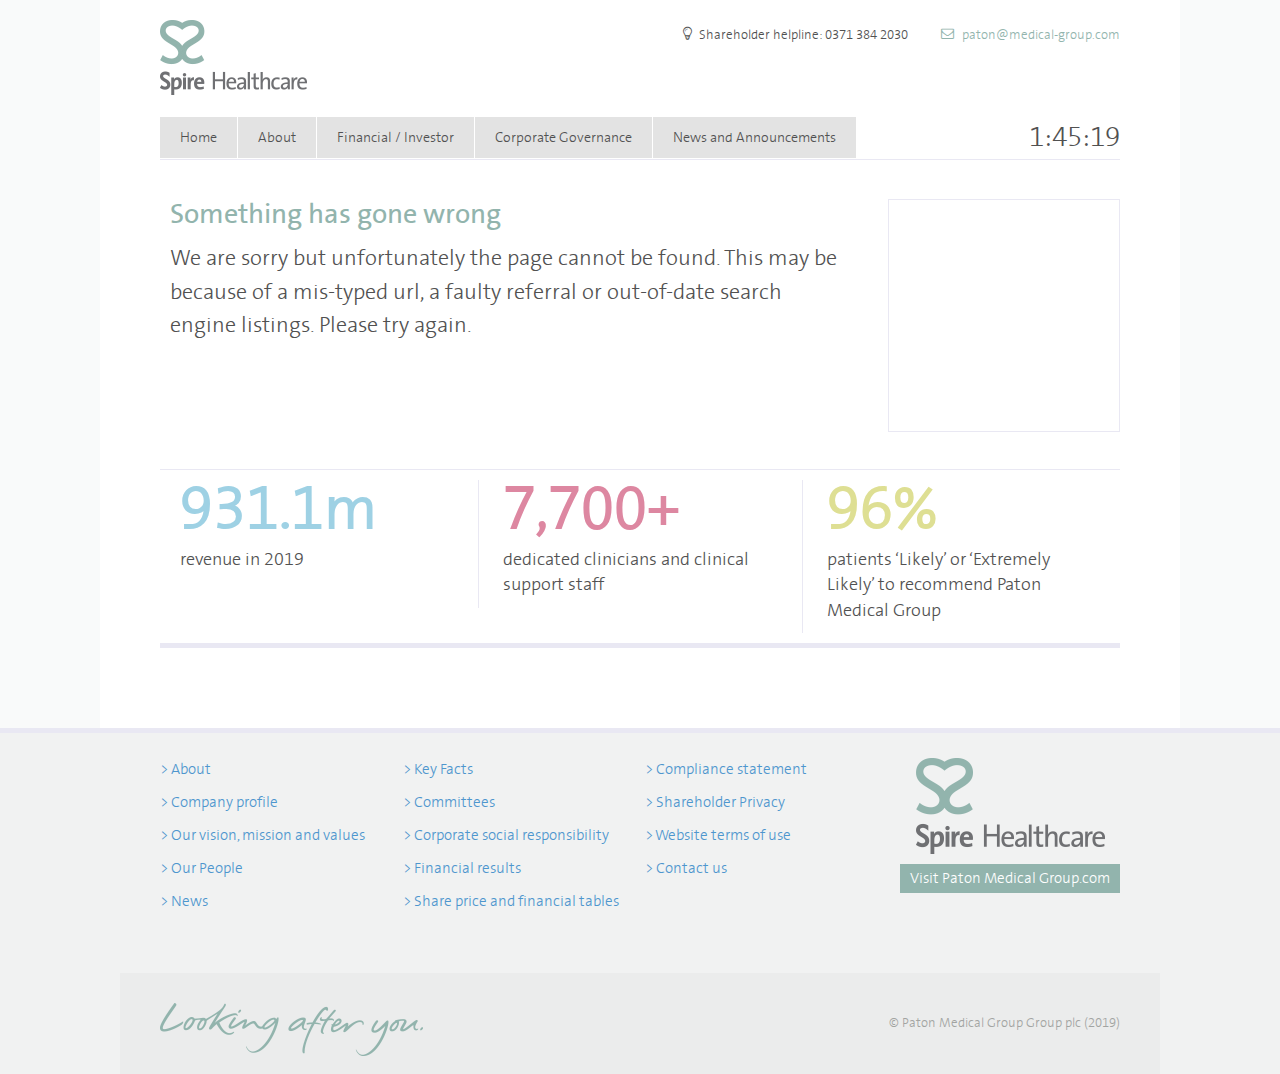
<file: committees.html>
<!doctype html>
<!--[if lt IE 7]> <html class="no-js ie6 oldie" lang="en"> <![endif]-->
<!--[if IE 7]>    <html class="no-js ie7 oldie" lang="en"> <![endif]-->
<!--[if IE 8]>    <html class="no-js ie8 oldie" lang="en"> <![endif]-->
<!--[if gt IE 8]><!-->
<html class="no-js" lang="en">
 <!--<![endif]-->
<head>
    
<link rel="icon" type="image/png" href="favicon.ico">
<meta charset="utf-8">

<!--**REMOVE if compatibility mode defined on server side header**-->
<meta http-equiv="X-UA-Compatible" content="IE=edge,chrome=1">

<title></title>
<meta name="description" content>
<meta name="author" content>

<!--sets initial scale to 100% on mobile / tablets  - REMOVE if we're not doing a responsive layout-->
<meta name="viewport" content="width=device-width,initial-scale=1">
<link href="css/css.css" rel="stylesheet" type="text/css">
<link rel="stylesheet" href="css/style.css">
<!-- end CSS-->
<!--Full fat Modernizr - create a production version before deployment [http://modernizr.com/download/]-->
<script src="js/modernizr.js"></script>
<script src="js/respond.js"></script>

</head>
<body>
    <div id="container">
        <!--start of container-->
        
<header class="site-header">
    <h1 class="logo"><a href="/index.html"><img src="images/logo_1.png" alt></a></h1>
    <div class="header-contact">
        <span class="tel">Shareholder helpline: 0371 384 2030</span>
        <a class="email" href="mailto:paton@medical-group.com">
            paton@medical-group.com
        </a>
    </div>
    
<nav id="site-nav" class="site-nav" role="navigation">
    <ul>
                <li>

                    <a class href="/index.html">
                        Home
                    </a>

                        <ul>
                        </ul>
                </li>
                <li>

                    <a class href="#">
                        About
                    </a>

                        <ul>
                                        <li>
                                            <a href="/ourVisionMissionAndValues.html">
                                                Our vision, mission and values
                                            </a>
                                        </li>
                                        <li>
                                            <a href="/companyProfile.html">
                                                Company profile
                                            </a>
                                        </li>
                                        <li>
                                            <a href="/keyFacts.html">
                                                Key Facts
                                            </a>
                                        </li>
                                        <li>
                                            <a href="/corporateSocialResponsibility.html">
                                                Corporate social responsibility
                                            </a>
                                        </li>
                        </ul>
                </li>
                <li>

                    <a class href="#">
                        Financial / Investor
                    </a>

                        <ul>
                          <li>
                            <a href="/annualReports.html">
                                Annual Report 2019
                            </a>
                        </li>
                        <li>
                            <a href="/sharePriceAndFinancialTables.html">
                                Share price and financial tables
                            </a>
                        </li>
                        <li>
                            <a href="/analystConsensus.html">
                                Analyst consensus
                            </a>
                        </li>
                        </ul>
                </li>
                <li>

                    <a class href="#">
                        Corporate Governance
                    </a>

                        <ul>
                          <li>
                            <a href="/complianceStatement.html">
                                Compliance statement
                            </a>
                        </li>
                        <li>
                            <a href="/ourPeople.html">
                                Our People
                            </a>
                        </li>
                        <li>
                            <a href="/committees.html">
                                Committees
                            </a>
                        </li>
                        </ul>
                </li>
                <li>

                    <a class href="#">
                        News and Announcements
                    </a>

                        <ul>
                                        <li>
                                            <a href="/newsAndAnnouncements.html">
                                                Email news alerts
                                            </a>
                                        </li>
                        </ul>
                </li>
        <li class="consumer"><div id="clock"></div></li>
    </ul>
</nav>
<div class="mobile-nav"></div>
</header>
        <div id="main" role="main">

            <!--**main content for this template**-->
            


    <div class="grid">

        <div class="grid__cell unit-3-4--desktop">

            <article class="article-content">
                <header>
                    <h1 class="page-heading">Something has gone wrong</h1>
                    <h2 class="standfirst">We are sorry but unfortunately the page cannot be found. This may be because of a mis-typed url, a faulty referral or out-of-date search engine listings. 

Please try again.</h2>
                </header>

                

                
                <footer>
                    <nav class="article-footer-nav">
                        <ul>
                                                    </ul>
                    </nav>
                </footer>

            </article>
        </div>
        <div class="grid__cell unit-1-4--desktop">
            <div class="stock-box-small">
    <div class="content">
        
       
    </div>
   
</div>
        </div>

    </div>



<section class="stats-grid">

    <div class="grid">
        <div class="grid__cell unit-1-3--desktop">
            <div class="stat">
                <div class="count lightblue">931.1m</div>
                <div class="description">revenue in 2019</div>
            </div>

        </div>
        <div class="grid__cell unit-1-3--desktop">
            <div class="stat">
                <div class="count pink">7,700+</div>
                <div class="description">dedicated clinicians and clinical support staff</div>
            </div>
        </div>
        <div class="grid__cell unit-1-3--desktop">
            <div class="stat">
                <div class="count yellow">96%</div>
                <div class="description">patients ‘Likely’ or ‘Extremely Likely’ to recommend Paton Medical Group</div>
            </div>
        </div>
    </div>

</section>




        </div><!--end of main content-->

    </div><!--end of container-->
    

<footer class="site-footer">
    <div class="inner-area">
        <div class="grid">
            <div class="grid__cell unit-1-4--desktop">
                <ul>

                        <li><a href="/ourVisionMissionAndValues.html">About</a></li>
                        <li><a href="/companyProfile.html">Company profile</a></li>
                        <li><a href="/ourVisionMissionAndValues.html">Our vision, mission and values</a></li>
                        <li><a href="/ourPeople.html">Our People</a></li>
                        <li><a href="/news-and-announcements/news/">News</a></li>
                </ul>
            </div>

            <div class="grid__cell unit-1-4--desktop">
                <ul>

                        <li><a href="/keyFacts.html">Key Facts</a></li>
                        <li><a href="/committees.html">Committees</a></li>
                        <li><a href="/corporateSocialResponsibility.html">Corporate social responsibility</a></li>
                        <li><a href="/financial-investor/reports-accounts-and-prospectus/financial-results/">Financial results</a></li>
                        <li><a href="/sharePriceAndFinancialTables.html">Share price and financial tables</a></li>
                </ul>
            </div>

            <div class="grid__cell unit-1-4--desktop">
                <ul>

                        <li><a href="/complianceStatement.html">Compliance statement</a></li>
                        <li><a href="/terms/shareholder-privacy/">Shareholder Privacy</a></li>
                        <li><a href="/terms/website-terms-of-use/">Website terms of use</a></li>
                        <li><a href="/contact-us/">Contact us</a></li>
                </ul>
            </div>

            <div class="grid__cell unit-1-4--desktop">
                <div class="invest">
                    <img src="images/logo.png" alt>
                    <a href="http://www.Paton Medical Group.com" target="_blank" class="button">Visit Paton Medical Group.com</a>
                </div>
            </div>
        </div>
    </div>
    <div class="footer-bar">
        <img class="tagline" src="images/looking-after-you.png" alt>
        <span class="copyright">
            © Paton Medical Group Group plc (2019)
        </span>
    </div>
</footer>


    <!-- javascript-->
    <script src="js/jquery.min.js"></script>
    <script>window.jQuery || document.write('<script src="/scripts/libs/jquery-1.11.0.min.js"><\/script>')</script>
    <script src="js/jquery.slicknav.min.js"></script>
    <script src="js/waypoints.min.js"></script>
    <script src="js/parsley.min.js"></script>
    <script src="js/jquery.bxslider-rahisified.min.js"></script>
    <script src="js/jquery.flexverticalcenter.js"></script>
    <script src="js/jquery.matchHeight-min.js"></script>
    <script src="js/script.js"></script>
    <!-- end scripts-->
    <script>
        (function (i, s, o, g, r, a, m) {
            i['GoogleAnalyticsObject'] = r; i[r] = i[r] || function () {
                (i[r].q = i[r].q || []).push(arguments)
            }, i[r].l = 1 * new Date(); a = s.createElement(o),
            m = s.getElementsByTagName(o)[0]; a.async = 1; a.src = g; m.parentNode.insertBefore(a, m)
        })(window, document, 'script', '//www.google-analytics.com/analytics.js', 'ga');

        ga('create', 'UA-52660463-1', 'auto');
        ga('send', 'pageview');

    </script>
</body>
</html>
</file>
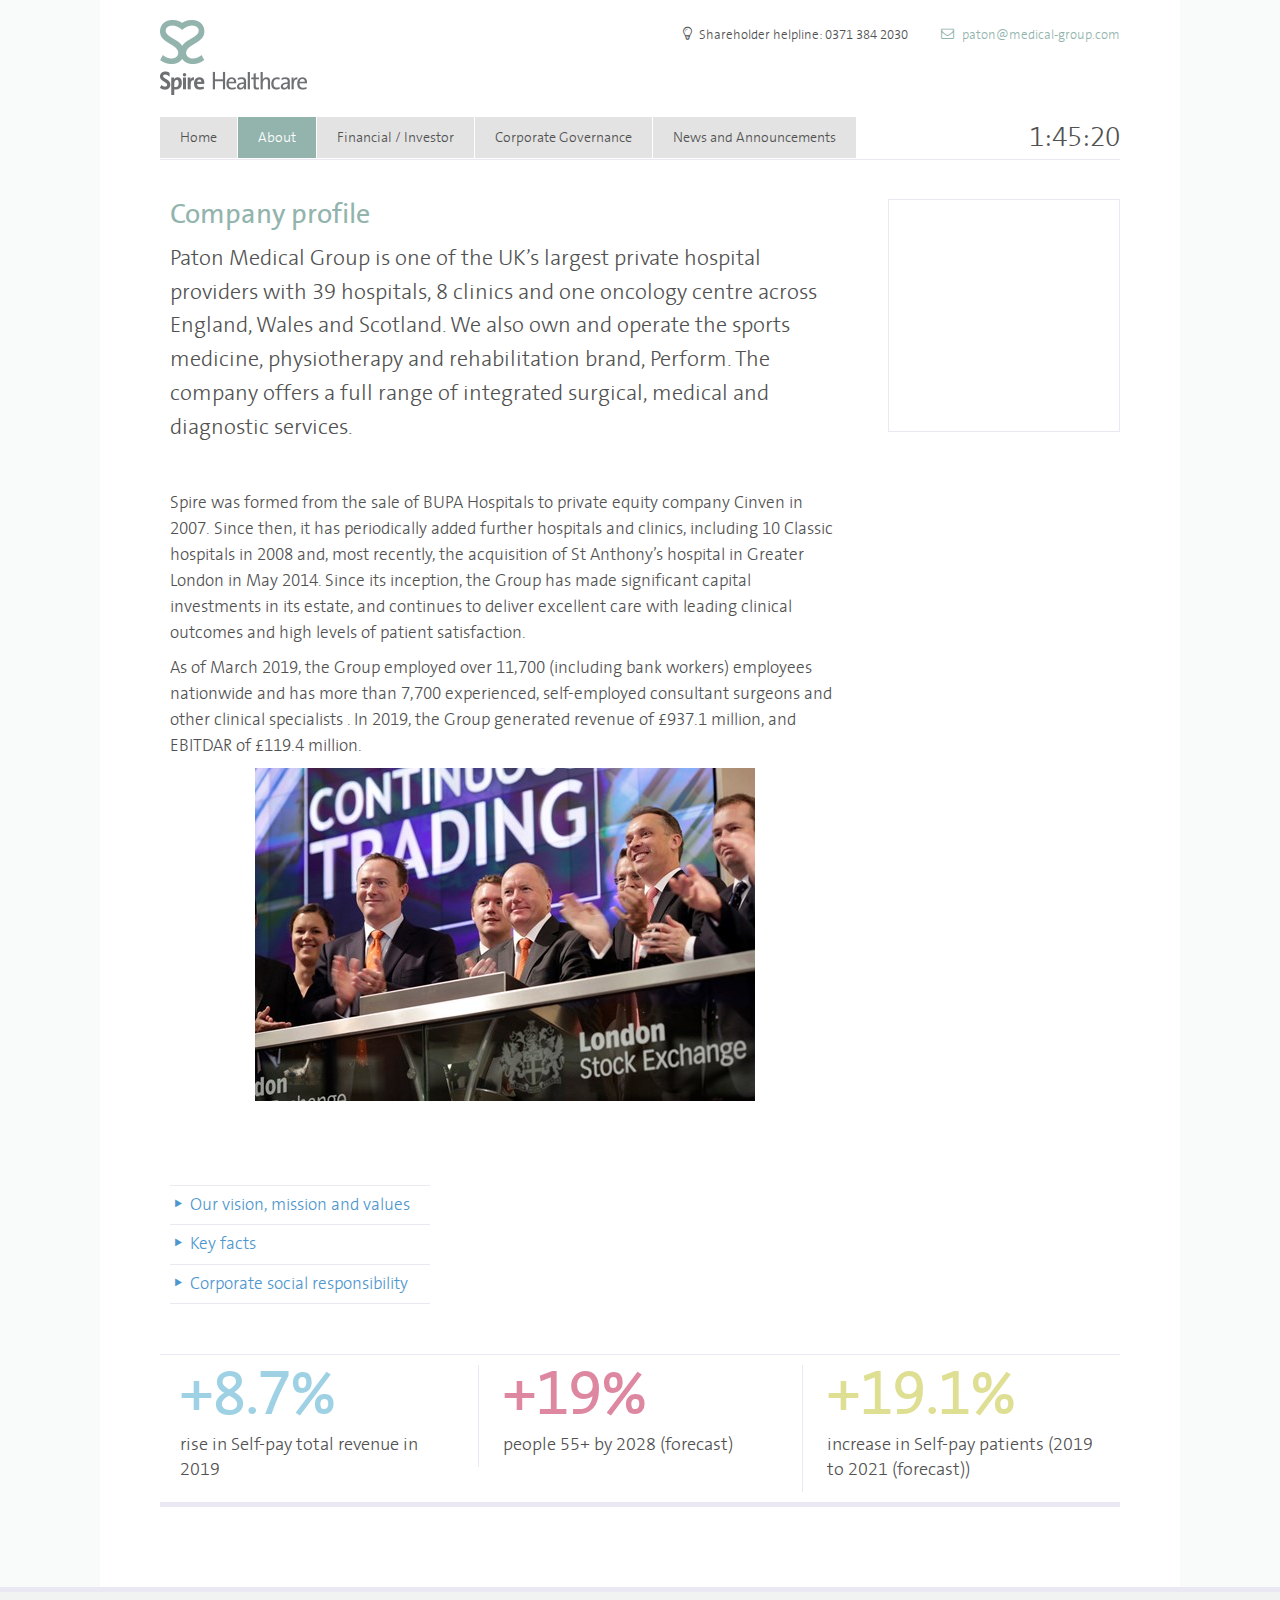
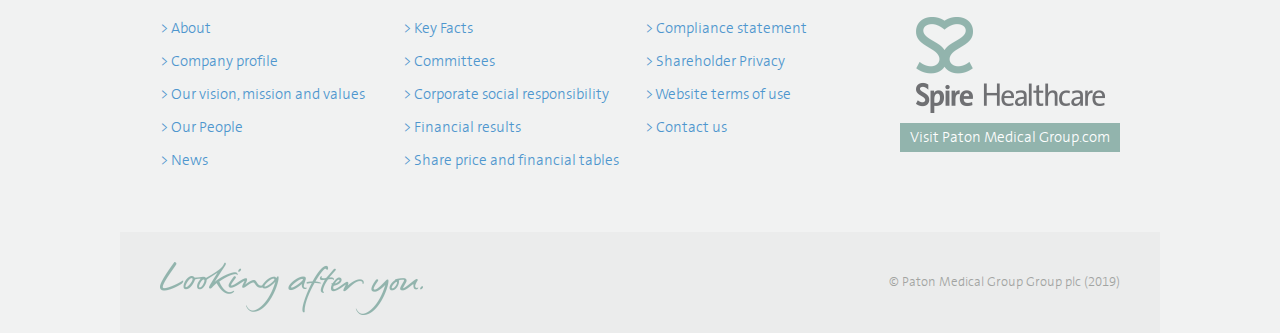
<file: companyProfile.html>
<!doctype html>
<!--[if lt IE 7]> <html class="no-js ie6 oldie" lang="en"> <![endif]-->
<!--[if IE 7]>    <html class="no-js ie7 oldie" lang="en"> <![endif]-->
<!--[if IE 8]>    <html class="no-js ie8 oldie" lang="en"> <![endif]-->
<!--[if gt IE 8]><!-->
<html class="no-js" lang="en">
 <!--<![endif]-->
<head>
    
<link rel="icon" type="image/png" href="favicon.ico">
<meta charset="utf-8">

<!--**REMOVE if compatibility mode defined on server side header**-->
<meta http-equiv="X-UA-Compatible" content="IE=edge,chrome=1">

<title>Company profile | Paton Medical Group Group plc</title>
<meta name="description" content="Paton Medical Group was formed from the sale of BUPA Hospitals to private equity company Cinven in 2007, and has seen continued acquisitions and investment.">
<meta name="author" content>

<!--sets initial scale to 100% on mobile / tablets  - REMOVE if we're not doing a responsive layout-->
<meta name="viewport" content="width=device-width,initial-scale=1">
<link href="css/css.css" rel="stylesheet" type="text/css">
<link rel="stylesheet" href="css/style.css">
<!-- end CSS-->
<!--Full fat Modernizr - create a production version before deployment [http://modernizr.com/download/]-->
<script src="js/modernizr.js"></script>
<script src="js/respond.js"></script>

</head>
<body>
    <div id="container">
        <!--start of container-->
        
<header class="site-header">
    <h1 class="logo"><a href="/index.html"><img src="images/logo_1.png" alt></a></h1>
    <div class="header-contact">
        <span class="tel">Shareholder helpline: 0371 384 2030</span>
        <a class="email" href="mailto:paton@medical-group.com">
            paton@medical-group.com
        </a>
    </div>
    
<nav id="site-nav" class="site-nav" role="navigation">
    <ul>
                <li>

                    <a class href="/index.html">
                        Home
                    </a>

                        <ul>
                        </ul>
                </li>
                <li>

                    <a class="selected" href="#">
                        About
                    </a>

                        <ul>
                                        <li>
                                            <a href="/ourVisionMissionAndValues.html">
                                                Our vision, mission and values
                                            </a>
                                        </li>
                                        <li>
                                            <a href="/companyProfile.html">
                                                Company profile
                                            </a>
                                        </li>
                                        <li>
                                            <a href="/keyFacts.html">
                                                Key Facts
                                            </a>
                                        </li>
                                        <li>
                                            <a href="/corporateSocialResponsibility.html">
                                                Corporate social responsibility
                                            </a>
                                        </li>
                        </ul>
                </li>
                <li>

                    <a class href="#">
                        Financial / Investor
                    </a>

                        <ul>
                          <li>
                            <a href="/annualReports.html">
                                Annual Report 2019
                            </a>
                        </li>
                        <li>
                            <a href="/sharePriceAndFinancialTables.html">
                                Share price and financial tables
                            </a>
                        </li>
                        <li>
                            <a href="/analystConsensus.html">
                                Analyst consensus
                            </a>
                        </li>
                        </ul>
                </li>
                <li>

                    <a class href="#">
                        Corporate Governance
                    </a>

                        <ul>
                          <li>
                            <a href="/complianceStatement.html">
                                Compliance statement
                            </a>
                        </li>
                        <li>
                            <a href="/ourPeople.html">
                                Our People
                            </a>
                        </li>
                        <li>
                            <a href="/committees.html">
                                Committees
                            </a>
                        </li>
                        </ul>
                </li>
                <li>

                    <a class href="#">
                        News and Announcements
                    </a>

                        <ul>
                                        <li>
                                            <a href="/newsAndAnnouncements.html">
                                                Email news alerts
                                            </a>
                                        </li>
                        </ul>
                </li>
        <li class="consumer"><div id="clock"></div></li>
    </ul>
</nav>
<div class="mobile-nav"></div>
</header>
        <div id="main" role="main">

            <!--**main content for this template**-->
            


    <div class="grid">

        <div class="grid__cell unit-3-4--desktop">

            <article class="article-content">
                <header>
                    <h1 class="page-heading">Company profile</h1>
                    <h2 class="standfirst">Paton Medical Group is one of the UK’s largest private hospital providers with 39 hospitals, 8 clinics and one oncology centre across England, Wales and Scotland.  We also own and operate the sports medicine, physiotherapy and rehabilitation brand, Perform.  The company offers a full range of integrated surgical, medical and diagnostic services.</h2>
                </header>

                <p> </p>
<p>Spire was formed from the sale of BUPA Hospitals to private equity company Cinven in 2007. Since then, it has periodically added further hospitals and clinics, including 10 Classic hospitals in 2008 and, most recently, the acquisition of St Anthony’s hospital in Greater London in May 2014. Since its inception, the Group has made significant capital investments in its estate, and continues to deliver excellent care with leading clinical outcomes and high levels of patient satisfaction. </p>
<p>As of March 2019, the Group employed over 11,700 (including bank workers) employees nationwide and has more than 7,700 experienced, self-employed consultant surgeons and other clinical specialists . In 2019, the Group generated revenue of £937.1 million, and EBITDAR of £119.4 million.</p>
<p><img style="width: 500px; height: 333.333px; display: block; margin-left: auto; margin-right: auto;" src="images/lse_spire_edit_005.jpg" alt="LSE_Spire_Edit_005.jpg" rel="1312"></p>
<p> </p>

                
                <footer>
                    <nav class="article-footer-nav">
                        <ul>
                                    <li><a href="/ourVisionMissionAndValues.html">Our vision, mission and values</a></li>
                                    <li><a href="/keyFacts.html">Key facts</a></li>
                                    <li><a href="/corporateSocialResponsibility.html">Corporate social responsibility</a></li>
                                                    </ul>
                    </nav>
                </footer>

            </article>
        </div>
        <div class="grid__cell unit-1-4--desktop">
            <div class="stock-box-small">
    <div class="content">
        
       
    </div>
   
</div>
        </div>

    </div>



<section class="stats-grid">

    <div class="grid">
        <div class="grid__cell unit-1-3--desktop">
            <div class="stat">
                <div class="count lightblue">+8.7%</div>
                <div class="description">rise in Self-pay total revenue in 2019</div>
            </div>

        </div>
        <div class="grid__cell unit-1-3--desktop">
            <div class="stat">
                <div class="count pink">+19%</div>
                <div class="description">people 55+ by 2028 (forecast)</div>
            </div>
        </div>
        <div class="grid__cell unit-1-3--desktop">
            <div class="stat">
                <div class="count yellow">+19.1%</div>
                <div class="description">increase in Self-pay patients (2019 to 2021 (forecast))</div>
            </div>
        </div>
    </div>

</section>




        </div><!--end of main content-->

    </div><!--end of container-->
    

<footer class="site-footer">
    <div class="inner-area">
        <div class="grid">
            <div class="grid__cell unit-1-4--desktop">
                <ul>

                        <li><a href="/ourVisionMissionAndValues.html">About</a></li>
                        <li><a href="/companyProfile.html">Company profile</a></li>
                        <li><a href="/ourVisionMissionAndValues.html">Our vision, mission and values</a></li>
                        <li><a href="/ourPeople.html">Our People</a></li>
                        <li><a href="/news-and-announcements/news/">News</a></li>
                </ul>
            </div>

            <div class="grid__cell unit-1-4--desktop">
                <ul>

                        <li><a href="/keyFacts.html">Key Facts</a></li>
                        <li><a href="/committees.html">Committees</a></li>
                        <li><a href="/corporateSocialResponsibility.html">Corporate social responsibility</a></li>
                        <li><a href="/financial-investor/reports-accounts-and-prospectus/financial-results/">Financial results</a></li>
                        <li><a href="/sharePriceAndFinancialTables.html">Share price and financial tables</a></li>
                </ul>
            </div>

            <div class="grid__cell unit-1-4--desktop">
                <ul>

                        <li><a href="/complianceStatement.html">Compliance statement</a></li>
                        <li><a href="/terms/shareholder-privacy/">Shareholder Privacy</a></li>
                        <li><a href="/terms/website-terms-of-use/">Website terms of use</a></li>
                        <li><a href="/contact-us/">Contact us</a></li>
                </ul>
            </div>

            <div class="grid__cell unit-1-4--desktop">
                <div class="invest">
                    <img src="images/logo.png" alt>
                    <a href="http://www.Paton Medical Group.com" target="_blank" class="button">Visit Paton Medical Group.com</a>
                </div>
            </div>
        </div>
    </div>
    <div class="footer-bar">
        <img class="tagline" src="images/looking-after-you.png" alt>
        <span class="copyright">
            © Paton Medical Group Group plc (2019)
        </span>
    </div>
</footer>


    <!-- javascript-->
    <script src="js/jquery.min.js"></script>
    <script>window.jQuery || document.write('<script src="/scripts/libs/jquery-1.11.0.min.js"><\/script>')</script>
    <script src="js/jquery.slicknav.min.js"></script>
    <script src="js/waypoints.min.js"></script>
    <script src="js/parsley.min.js"></script>
    <script src="js/jquery.bxslider-rahisified.min.js"></script>
    <script src="js/jquery.flexverticalcenter.js"></script>
    <script src="js/jquery.matchHeight-min.js"></script>
    <script src="js/script.js"></script>
    <!-- end scripts-->
    <script>
        (function (i, s, o, g, r, a, m) {
            i['GoogleAnalyticsObject'] = r; i[r] = i[r] || function () {
                (i[r].q = i[r].q || []).push(arguments)
            }, i[r].l = 1 * new Date(); a = s.createElement(o),
            m = s.getElementsByTagName(o)[0]; a.async = 1; a.src = g; m.parentNode.insertBefore(a, m)
        })(window, document, 'script', '//www.google-analytics.com/analytics.js', 'ga');

        ga('create', 'UA-52660463-1', 'auto');
        ga('send', 'pageview');

    </script>
</body>
</html>
</file>
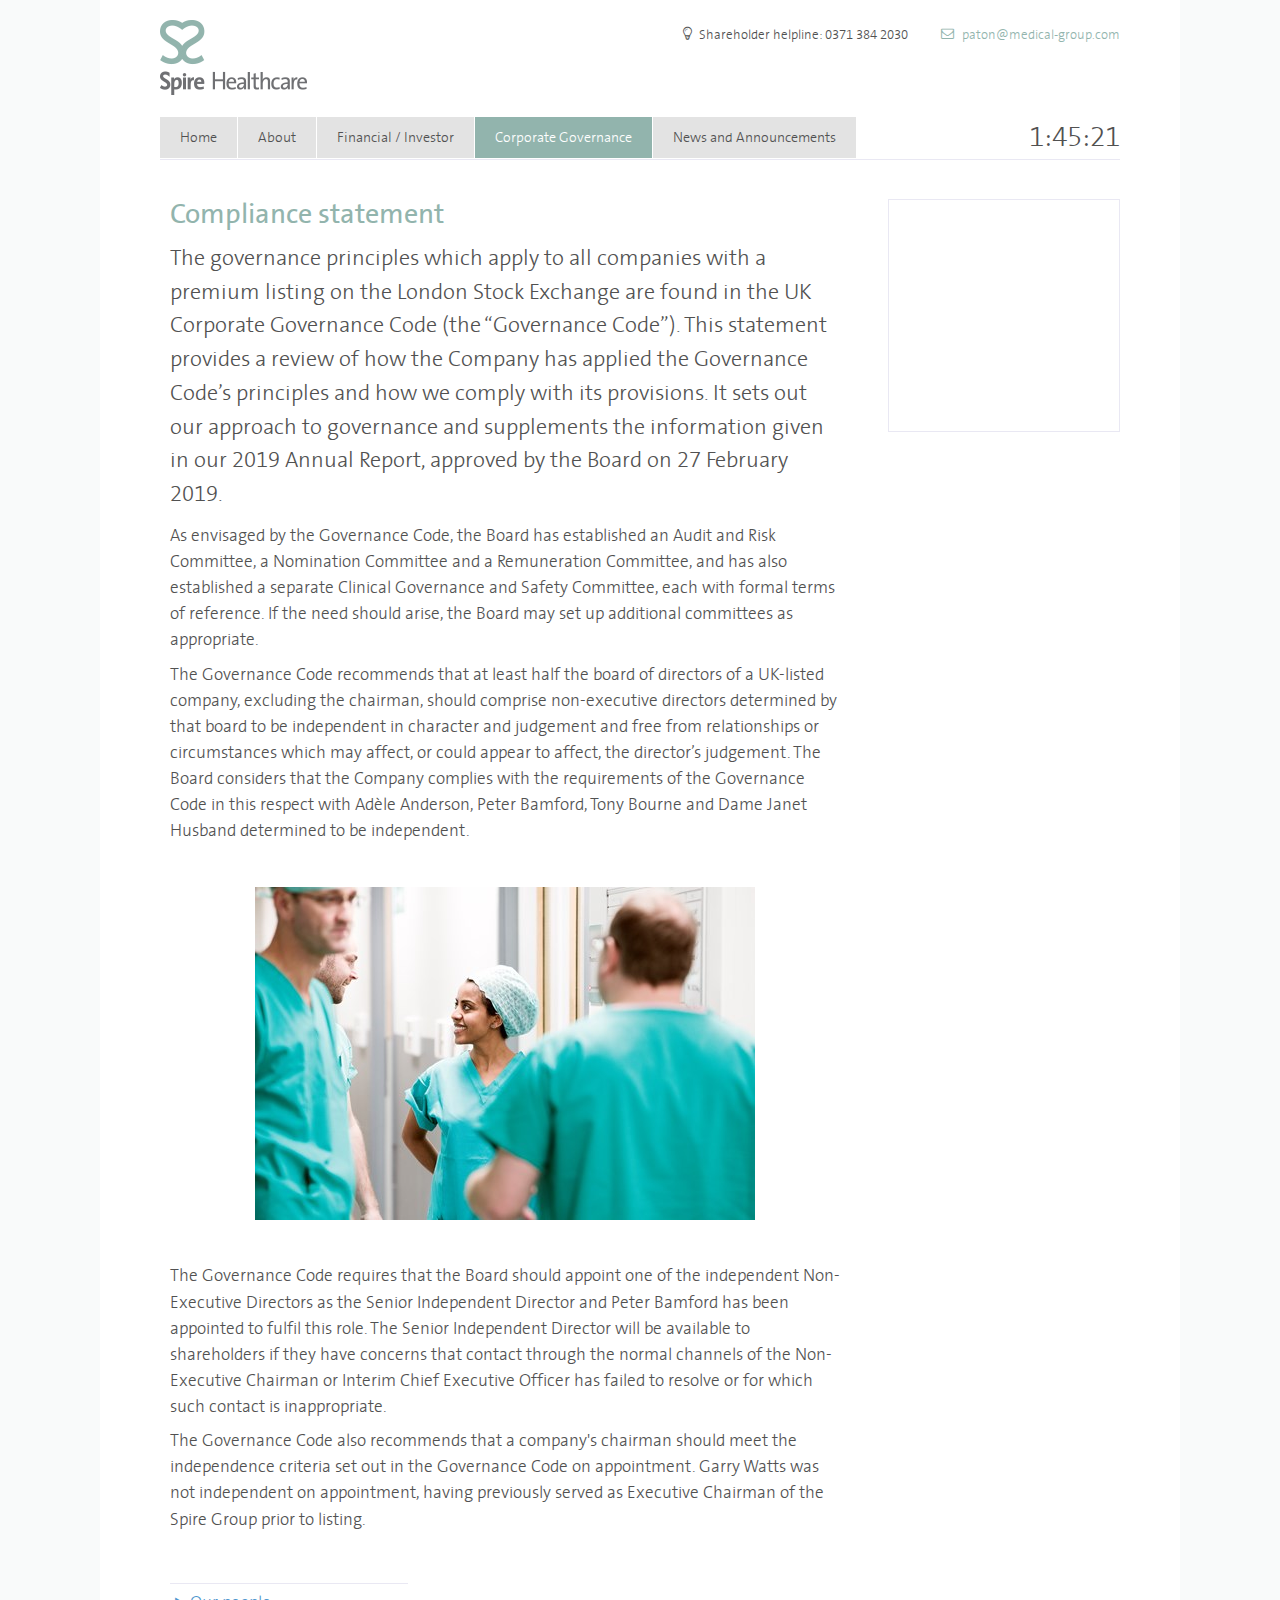
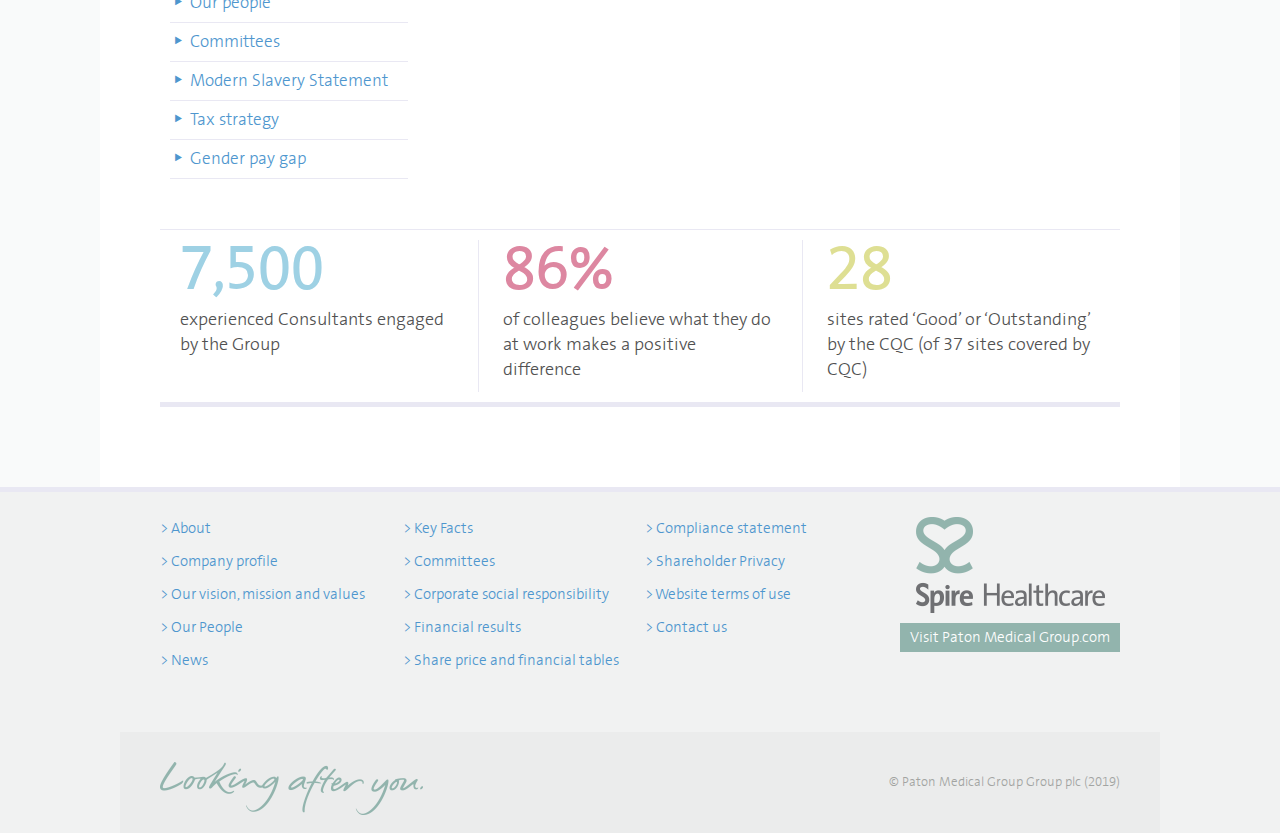
<file: complianceStatement.html>
<!doctype html>
<!--[if lt IE 7]> <html class="no-js ie6 oldie" lang="en"> <![endif]-->
<!--[if IE 7]>    <html class="no-js ie7 oldie" lang="en"> <![endif]-->
<!--[if IE 8]>    <html class="no-js ie8 oldie" lang="en"> <![endif]-->
<!--[if gt IE 8]><!-->
<html class="no-js" lang="en">
 <!--<![endif]-->
<head>
    
<link rel="icon" type="image/png" href="favicon.ico">
<meta charset="utf-8">

<!--**REMOVE if compatibility mode defined on server side header**-->
<meta http-equiv="X-UA-Compatible" content="IE=edge,chrome=1">

<title>Compliance statement | Paton Medical Group Group plc</title>
<meta name="description" content="Read the compliance statement for Paton Medical Group Group plc, committed to the highest standards of corporate governance.">
<meta name="author" content>

<!--sets initial scale to 100% on mobile / tablets  - REMOVE if we're not doing a responsive layout-->
<meta name="viewport" content="width=device-width,initial-scale=1">
<link href="css/css.css" rel="stylesheet" type="text/css">
<link rel="stylesheet" href="css/style.css">
<!-- end CSS-->
<!--Full fat Modernizr - create a production version before deployment [http://modernizr.com/download/]-->
<script src="js/modernizr.js"></script>
<script src="js/respond.js"></script>

</head>
<body>
    <div id="container">
        <!--start of container-->
        
<header class="site-header">
    <h1 class="logo"><a href="/index.html"><img src="images/logo_1.png" alt></a></h1>
    <div class="header-contact">
        <span class="tel">Shareholder helpline: 0371 384 2030</span>
        <a class="email" href="mailto:paton@medical-group.com">
            paton@medical-group.com
        </a>
    </div>
    
<nav id="site-nav" class="site-nav" role="navigation">
    <ul>
                <li>

                    <a class href="/index.html">
                        Home
                    </a>

                        <ul>
                        </ul>
                </li>
                <li>

                    <a class href="#">
                        About
                    </a>

                        <ul>
                                        <li>
                                            <a href="/ourVisionMissionAndValues.html">
                                                Our vision, mission and values
                                            </a>
                                        </li>
                                        <li>
                                            <a href="/companyProfile.html">
                                                Company profile
                                            </a>
                                        </li>
                                        <li>
                                            <a href="/keyFacts.html">
                                                Key Facts
                                            </a>
                                        </li>
                                        <li>
                                            <a href="/corporateSocialResponsibility.html">
                                                Corporate social responsibility
                                            </a>
                                        </li>
                        </ul>
                </li>
                <li>

                    <a class href="#">
                        Financial / Investor
                    </a>

                        <ul>
                          <li>
                            <a href="/annualReports.html">
                                Annual Report 2019
                            </a>
                        </li>
                        <li>
                            <a href="/sharePriceAndFinancialTables.html">
                                Share price and financial tables
                            </a>
                        </li>
                        <li>
                            <a href="/analystConsensus.html">
                                Analyst consensus
                            </a>
                        </li>
                        </ul>
                </li>
                <li>

                    <a class="selected" href="#">
                        Corporate Governance
                    </a>

                        <ul>
                          <li>
                            <a href="/complianceStatement.html">
                                Compliance statement
                            </a>
                        </li>
                        <li>
                            <a href="/ourPeople.html">
                                Our People
                            </a>
                        </li>
                        <li>
                            <a href="/committees.html">
                                Committees
                            </a>
                        </li>
                        </ul>
                </li>
                <li>

                    <a class href="#">
                        News and Announcements
                    </a>

                        <ul>
                                        <li>
                                            <a href="/newsAndAnnouncements.html">
                                                Email news alerts
                                            </a>
                                        </li>
                        </ul>
                </li>
        <li class="consumer"><div id="clock"></div></li>
    </ul>
</nav>
<div class="mobile-nav"></div>
</header>
        <div id="main" role="main">

            <!--**main content for this template**-->
            


    <div class="grid">

        <div class="grid__cell unit-3-4--desktop">

            <article class="article-content">
                <header>
                    <h1 class="page-heading">Compliance statement</h1>
                    <h2 class="standfirst">The governance principles which apply to all companies with a premium listing on the London Stock Exchange are found in the UK Corporate Governance Code (the “Governance Code”). This statement provides a review of how the Company has applied the Governance Code’s principles and how we comply with its provisions. It sets out our approach to governance and supplements the information given in our 2019 Annual Report, approved by the Board on 27 February 2019.</h2>
                </header>

                <p>As envisaged by the Governance Code, the Board has established an Audit and Risk Committee, a Nomination Committee and a Remuneration Committee, and has also established a separate Clinical Governance and Safety Committee, each with formal terms of reference. If the need should arise, the Board may set up additional committees as appropriate.</p>
<p>The Governance Code recommends that at least half the board of directors of a UK-listed company, excluding the chairman, should comprise non-executive directors determined by that board to be independent in character and judgement and free from relationships or circumstances which may affect, or could appear to affect, the director’s judgement. The Board considers that the Company complies with the requirements of the Governance Code in this respect with Adèle Anderson, Peter Bamford, Tony Bourne and Dame Janet Husband determined to be independent.</p>
<p> </p>
<p><img style="width: 500px; height: 333.333px; display: block; margin-left: auto; margin-right: auto;" src="images/_v9r1873_v2_rt.jpg" alt="_V9R1873_V2_RT.jpg" rel="9493"></p>
<p> </p>
<p>The Governance Code requires that the Board should appoint one of the independent Non-Executive Directors as the Senior Independent Director and Peter Bamford has been appointed to fulfil this role. The Senior Independent Director will be available to shareholders if they have concerns that contact through the normal channels of the Non-Executive Chairman or Interim Chief Executive Officer has failed to resolve or for which such contact is inappropriate.</p>
<p>The Governance Code also recommends that a company's chairman should meet the independence criteria set out in the Governance Code on appointment. Garry Watts was not independent on appointment, having previously served as Executive Chairman of the Spire Group prior to listing. </p>

                
                <footer>
                    <nav class="article-footer-nav">
                        <ul>
                                    <li><a href="/ourPeople.html">Our people</a></li>
                                    <li><a href="/committees.html">Committees</a></li>
                                    <li><a href="/corporate-governance/modern-slavery-act/">Modern Slavery Statement</a></li>
                                    <li><a href="/corporate-governance/tax-strategy/">Tax strategy</a></li>
                                    <li><a href="/corporate-governance/gender-pay-gap/">Gender pay gap</a></li>
                                                    </ul>
                    </nav>
                </footer>

            </article>
        </div>
        <div class="grid__cell unit-1-4--desktop">
            <div class="stock-box-small">
    <div class="content">
        
       
    </div>
   
</div>
        </div>

    </div>



<section class="stats-grid">

    <div class="grid">
        <div class="grid__cell unit-1-3--desktop">
            <div class="stat">
                <div class="count lightblue">7,500</div>
                <div class="description">experienced Consultants engaged by the Group</div>
            </div>

        </div>
        <div class="grid__cell unit-1-3--desktop">
            <div class="stat">
                <div class="count pink">86%</div>
                <div class="description">of colleagues believe what they do at work makes a positive difference</div>
            </div>
        </div>
        <div class="grid__cell unit-1-3--desktop">
            <div class="stat">
                <div class="count yellow">28</div>
                <div class="description">sites rated ‘Good’ or ‘Outstanding’ by the CQC (of 37 sites covered by CQC)</div>
            </div>
        </div>
    </div>

</section>




        </div><!--end of main content-->

    </div><!--end of container-->
    

<footer class="site-footer">
    <div class="inner-area">
        <div class="grid">
            <div class="grid__cell unit-1-4--desktop">
                <ul>

                        <li><a href="/ourVisionMissionAndValues.html">About</a></li>
                        <li><a href="/companyProfile.html">Company profile</a></li>
                        <li><a href="/ourVisionMissionAndValues.html">Our vision, mission and values</a></li>
                        <li><a href="/ourPeople.html">Our People</a></li>
                        <li><a href="/news-and-announcements/news/">News</a></li>
                </ul>
            </div>

            <div class="grid__cell unit-1-4--desktop">
                <ul>

                        <li><a href="/keyFacts.html">Key Facts</a></li>
                        <li><a href="/committees.html">Committees</a></li>
                        <li><a href="/corporateSocialResponsibility.html">Corporate social responsibility</a></li>
                        <li><a href="/financial-investor/reports-accounts-and-prospectus/financial-results/">Financial results</a></li>
                        <li><a href="/sharePriceAndFinancialTables.html">Share price and financial tables</a></li>
                </ul>
            </div>

            <div class="grid__cell unit-1-4--desktop">
                <ul>

                        <li><a href="/complianceStatement.html">Compliance statement</a></li>
                        <li><a href="/terms/shareholder-privacy/">Shareholder Privacy</a></li>
                        <li><a href="/terms/website-terms-of-use/">Website terms of use</a></li>
                        <li><a href="/contact-us/">Contact us</a></li>
                </ul>
            </div>

            <div class="grid__cell unit-1-4--desktop">
                <div class="invest">
                    <img src="images/logo.png" alt>
                    <a href="http://www.Paton Medical Group.com" target="_blank" class="button">Visit Paton Medical Group.com</a>
                </div>
            </div>
        </div>
    </div>
    <div class="footer-bar">
        <img class="tagline" src="images/looking-after-you.png" alt>
        <span class="copyright">
            © Paton Medical Group Group plc (2019)
        </span>
    </div>
</footer>


    <!-- javascript-->
    <script src="js/jquery.min.js"></script>
    <script>window.jQuery || document.write('<script src="/scripts/libs/jquery-1.11.0.min.js"><\/script>')</script>
    <script src="js/jquery.slicknav.min.js"></script>
    <script src="js/waypoints.min.js"></script>
    <script src="js/parsley.min.js"></script>
    <script src="js/jquery.bxslider-rahisified.min.js"></script>
    <script src="js/jquery.flexverticalcenter.js"></script>
    <script src="js/jquery.matchHeight-min.js"></script>
    <script src="js/script.js"></script>
    <!-- end scripts-->
    <script>
        (function (i, s, o, g, r, a, m) {
            i['GoogleAnalyticsObject'] = r; i[r] = i[r] || function () {
                (i[r].q = i[r].q || []).push(arguments)
            }, i[r].l = 1 * new Date(); a = s.createElement(o),
            m = s.getElementsByTagName(o)[0]; a.async = 1; a.src = g; m.parentNode.insertBefore(a, m)
        })(window, document, 'script', '//www.google-analytics.com/analytics.js', 'ga');

        ga('create', 'UA-52660463-1', 'auto');
        ga('send', 'pageview');

    </script>
</body>
</html>
</file>
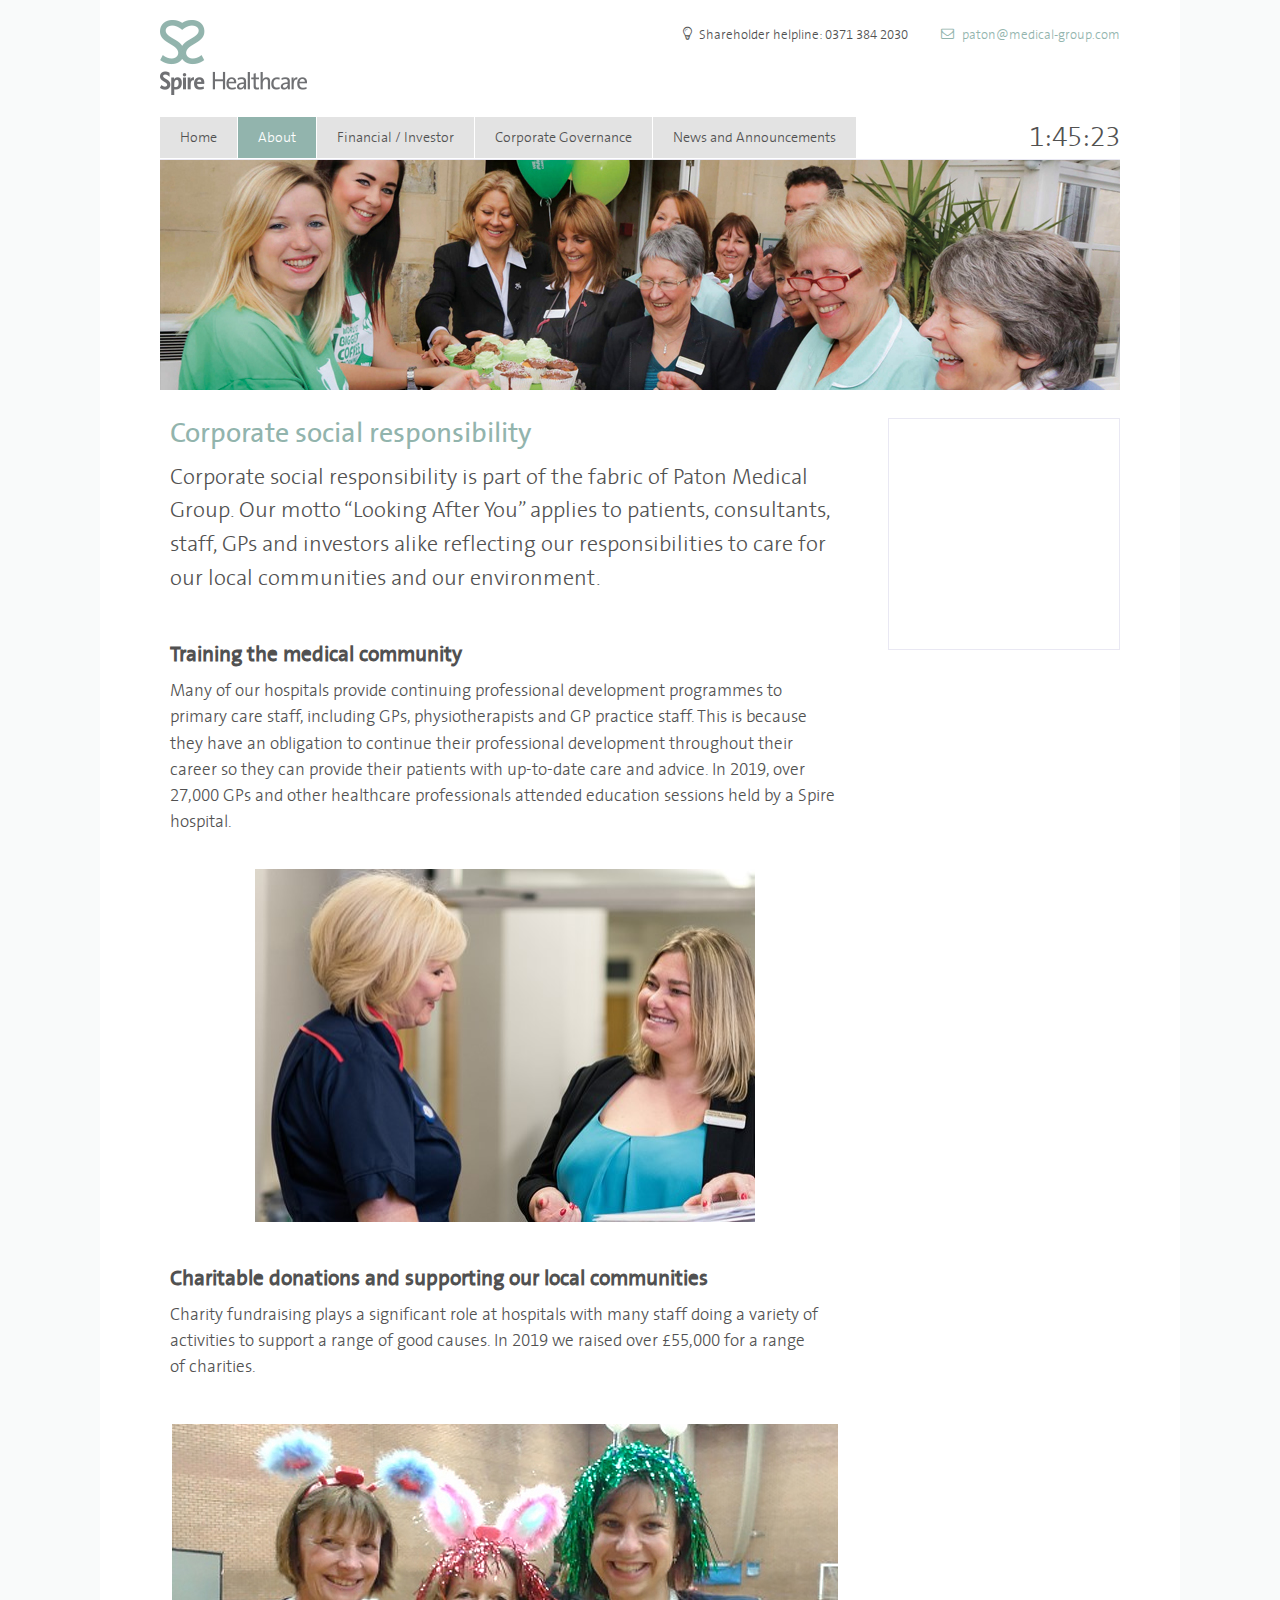
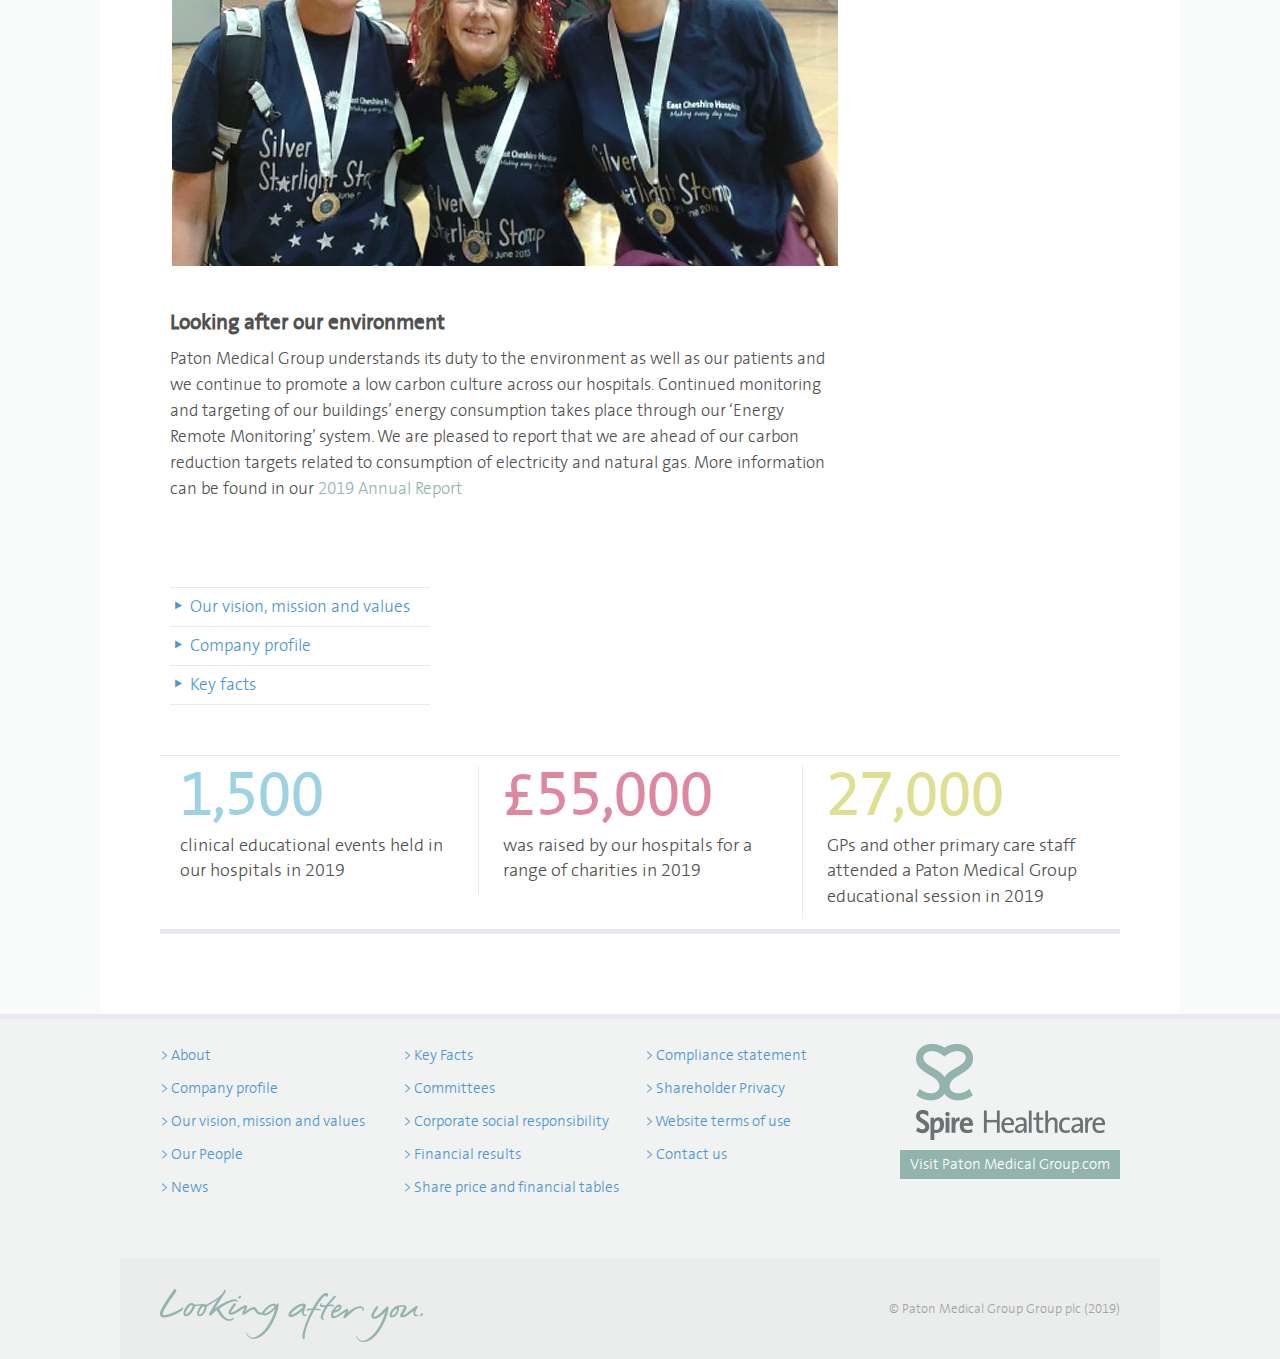
<file: corporateSocialResponsibility.html>
<!doctype html>
<!--[if lt IE 7]> <html class="no-js ie6 oldie" lang="en"> <![endif]-->
<!--[if IE 7]>    <html class="no-js ie7 oldie" lang="en"> <![endif]-->
<!--[if IE 8]>    <html class="no-js ie8 oldie" lang="en"> <![endif]-->
<!--[if gt IE 8]><!-->
<html class="no-js" lang="en">
 <!--<![endif]-->
<head>
    
<link rel="icon" type="image/png" href="favicon.ico">
<meta charset="utf-8">

<!--**REMOVE if compatibility mode defined on server side header**-->
<meta http-equiv="X-UA-Compatible" content="IE=edge,chrome=1">

<title>Corporate social responsibility | Paton Medical Group Group plc</title>
<meta name="description" content="We aspire to ‘look after you’; from training our medical staff, to being environmentally friendly and fundraising for charity in local communities.">
<meta name="author" content>

<!--sets initial scale to 100% on mobile / tablets  - REMOVE if we're not doing a responsive layout-->
<meta name="viewport" content="width=device-width,initial-scale=1">
<link href="css/css.css" rel="stylesheet" type="text/css">
<link rel="stylesheet" href="css/style.css">
<!-- end CSS-->
<!--Full fat Modernizr - create a production version before deployment [http://modernizr.com/download/]-->
<script src="js/modernizr.js"></script>
<script src="js/respond.js"></script>

</head>
<body>
    <div id="container">
        <!--start of container-->
        
<header class="site-header">
    <h1 class="logo"><a href="/index.html"><img src="images/logo_1.png" alt></a></h1>
    <div class="header-contact">
        <span class="tel">Shareholder helpline: 0371 384 2030</span>
        <a class="email" href="mailto:paton@medical-group.com">
            paton@medical-group.com
        </a>
    </div>
    
<nav id="site-nav" class="site-nav" role="navigation">
    <ul>
                <li>

                    <a class href="/index.html">
                        Home
                    </a>

                        <ul>
                        </ul>
                </li>
                <li>

                    <a class="selected" href="#">
                        About
                    </a>

                        <ul>
                                        <li>
                                            <a href="/ourVisionMissionAndValues.html">
                                                Our vision, mission and values
                                            </a>
                                        </li>
                                        <li>
                                            <a href="/companyProfile.html">
                                                Company profile
                                            </a>
                                        </li>
                                        <li>
                                            <a href="/keyFacts.html">
                                                Key Facts
                                            </a>
                                        </li>
                                        <li>
                                            <a href="/corporateSocialResponsibility.html">
                                                Corporate social responsibility
                                            </a>
                                        </li>
                        </ul>
                </li>
                <li>

                    <a class href="#">
                        Financial / Investor
                    </a>

                        <ul>
                          <li>
                            <a href="/annualReports.html">
                                Annual Report 2019
                            </a>
                        </li>
                        <li>
                            <a href="/sharePriceAndFinancialTables.html">
                                Share price and financial tables
                            </a>
                        </li>
                        <li>
                            <a href="/analystConsensus.html">
                                Analyst consensus
                            </a>
                        </li>
                        </ul>
                </li>
                <li>

                    <a class href="#">
                        Corporate Governance
                    </a>

                        <ul>
                          <li>
                            <a href="/complianceStatement.html">
                                Compliance statement
                            </a>
                        </li>
                        <li>
                            <a href="/ourPeople.html">
                                Our People
                            </a>
                        </li>
                        <li>
                            <a href="/committees.html">
                                Committees
                            </a>
                        </li>
                        </ul>
                </li>
                <li>

                    <a class href="#">
                        News and Announcements
                    </a>

                        <ul>
                                        <li>
                                            <a href="/newsAndAnnouncements.html">
                                                Email news alerts
                                            </a>
                                        </li>
                        </ul>
                </li>
        <li class="consumer"><div id="clock"></div></li>
    </ul>
</nav>
<div class="mobile-nav"></div>
</header>
        <div id="main" role="main">

            <!--**main content for this template**-->
            

    <div class="banner">
        <img src="images/spire_corporate-responsibility_hero.jpg" alt="Corporate social responsibility">
    </div>

    <div class="grid">

        <div class="grid__cell unit-3-4--desktop">

            <article class="article-content">
                <header>
                    <h1 class="page-heading">Corporate social responsibility</h1>
                    <h2 class="standfirst">Corporate social responsibility is part of the fabric of Paton Medical Group. Our motto “Looking After You” applies to patients, consultants, staff, GPs and investors alike reflecting our responsibilities to care for our local communities and our environment.</h2>
                </header>

                <p> </p>
<p><span class="sub-heading"><strong>Training the medical community</strong></span></p>
<p><span>Many of our hospitals provide</span> continuing professional development programmes to primary care staff, including GPs, physiotherapists and GP practice staff. This is because they have an obligation to continue their professional development throughout their career so they can provide their patients with up-to-date care and advice. In 2019, over 27,000 GPs and other healthcare professionals attended education sessions held by a Spire hospital.</p>
<p> <img style="width: 500px; height: 352.604px; display: block; margin-left: auto; margin-right: auto;" src="images/spire_6_900x667px.jpg" alt="Spire_6_900x667px.jpg" rel="9504"></p>
<p> </p>
<p><span class="sub-heading"><strong>Charitable donations and supporting our local communities</strong></span></p>
<p>Charity fundraising plays a significant role at hospitals with many staff doing a variety of activities to support a range of good causes. In 2019 we raised over £55,000 for a range of charities.</p>
<p> </p>
<p><img style="display: block; margin-left: auto; margin-right: auto;" src="images/spire_corporate-responsibility-2_article.jpg" alt></p>
<p> </p>
<p><span class="sub-heading"><strong>Looking after our environment</strong></span></p>
<p>Paton Medical Group understands its duty to the environment as well as our patients and we continue to promote a low carbon culture across our hospitals. Continued monitoring and targeting of our buildings’ energy consumption takes place through our ‘Energy Remote Monitoring’ system. We are pleased to report that we are ahead of our carbon reduction targets related to consumption of electricity and natural gas. More information can be found in our <a href="/media/1299/spire_ar18_full_report.pdf">2019 Annual Report </a></p>
<p> </p>

                
                <footer>
                    <nav class="article-footer-nav">
                        <ul>
                                    <li><a href="/ourVisionMissionAndValues.html">Our vision, mission and values</a></li>
                                    <li><a href="/companyProfile.html">Company profile</a></li>
                                    <li><a href="/keyFacts.html">Key facts</a></li>
                                                    </ul>
                    </nav>
                </footer>

            </article>
        </div>
        <div class="grid__cell unit-1-4--desktop">
            <div class="stock-box-small">
    <div class="content">
        
       
    </div>
   
</div>
        </div>

    </div>



<section class="stats-grid">

    <div class="grid">
        <div class="grid__cell unit-1-3--desktop">
            <div class="stat">
                <div class="count lightblue">1,500</div>
                <div class="description">clinical educational events held in our hospitals in 2019</div>
            </div>

        </div>
        <div class="grid__cell unit-1-3--desktop">
            <div class="stat">
                <div class="count pink">&#163;55,000</div>
                <div class="description">was raised by our hospitals for a range of charities in 2019</div>
            </div>
        </div>
        <div class="grid__cell unit-1-3--desktop">
            <div class="stat">
                <div class="count yellow">27,000</div>
                <div class="description">GPs and other primary care staff attended a Paton Medical Group educational session in 2019</div>
            </div>
        </div>
    </div>

</section>




        </div><!--end of main content-->

    </div><!--end of container-->
    

<footer class="site-footer">
    <div class="inner-area">
        <div class="grid">
            <div class="grid__cell unit-1-4--desktop">
                <ul>

                        <li><a href="/ourVisionMissionAndValues.html">About</a></li>
                        <li><a href="/companyProfile.html">Company profile</a></li>
                        <li><a href="/ourVisionMissionAndValues.html">Our vision, mission and values</a></li>
                        <li><a href="/ourPeople.html">Our People</a></li>
                        <li><a href="/news-and-announcements/news/">News</a></li>
                </ul>
            </div>

            <div class="grid__cell unit-1-4--desktop">
                <ul>

                        <li><a href="/keyFacts.html">Key Facts</a></li>
                        <li><a href="/committees.html">Committees</a></li>
                        <li><a href="/corporateSocialResponsibility.html">Corporate social responsibility</a></li>
                        <li><a href="/financial-investor/reports-accounts-and-prospectus/financial-results/">Financial results</a></li>
                        <li><a href="/sharePriceAndFinancialTables.html">Share price and financial tables</a></li>
                </ul>
            </div>

            <div class="grid__cell unit-1-4--desktop">
                <ul>

                        <li><a href="/complianceStatement.html">Compliance statement</a></li>
                        <li><a href="/terms/shareholder-privacy/">Shareholder Privacy</a></li>
                        <li><a href="/terms/website-terms-of-use/">Website terms of use</a></li>
                        <li><a href="/contact-us/">Contact us</a></li>
                </ul>
            </div>

            <div class="grid__cell unit-1-4--desktop">
                <div class="invest">
                    <img src="images/logo.png" alt>
                    <a href="http://www.Paton Medical Group.com" target="_blank" class="button">Visit Paton Medical Group.com</a>
                </div>
            </div>
        </div>
    </div>
    <div class="footer-bar">
        <img class="tagline" src="images/looking-after-you.png" alt>
        <span class="copyright">
            © Paton Medical Group Group plc (2019)
        </span>
    </div>
</footer>


    <!-- javascript-->
    <script src="js/jquery.min.js"></script>
    <script>window.jQuery || document.write('<script src="/scripts/libs/jquery-1.11.0.min.js"><\/script>')</script>
    <script src="js/jquery.slicknav.min.js"></script>
    <script src="js/waypoints.min.js"></script>
    <script src="js/parsley.min.js"></script>
    <script src="js/jquery.bxslider-rahisified.min.js"></script>
    <script src="js/jquery.flexverticalcenter.js"></script>
    <script src="js/jquery.matchHeight-min.js"></script>
    <script src="js/script.js"></script>
    <!-- end scripts-->
    <script>
        (function (i, s, o, g, r, a, m) {
            i['GoogleAnalyticsObject'] = r; i[r] = i[r] || function () {
                (i[r].q = i[r].q || []).push(arguments)
            }, i[r].l = 1 * new Date(); a = s.createElement(o),
            m = s.getElementsByTagName(o)[0]; a.async = 1; a.src = g; m.parentNode.insertBefore(a, m)
        })(window, document, 'script', '//www.google-analytics.com/analytics.js', 'ga');

        ga('create', 'UA-52660463-1', 'auto');
        ga('send', 'pageview');

    </script>
</body>
</html>
</file>
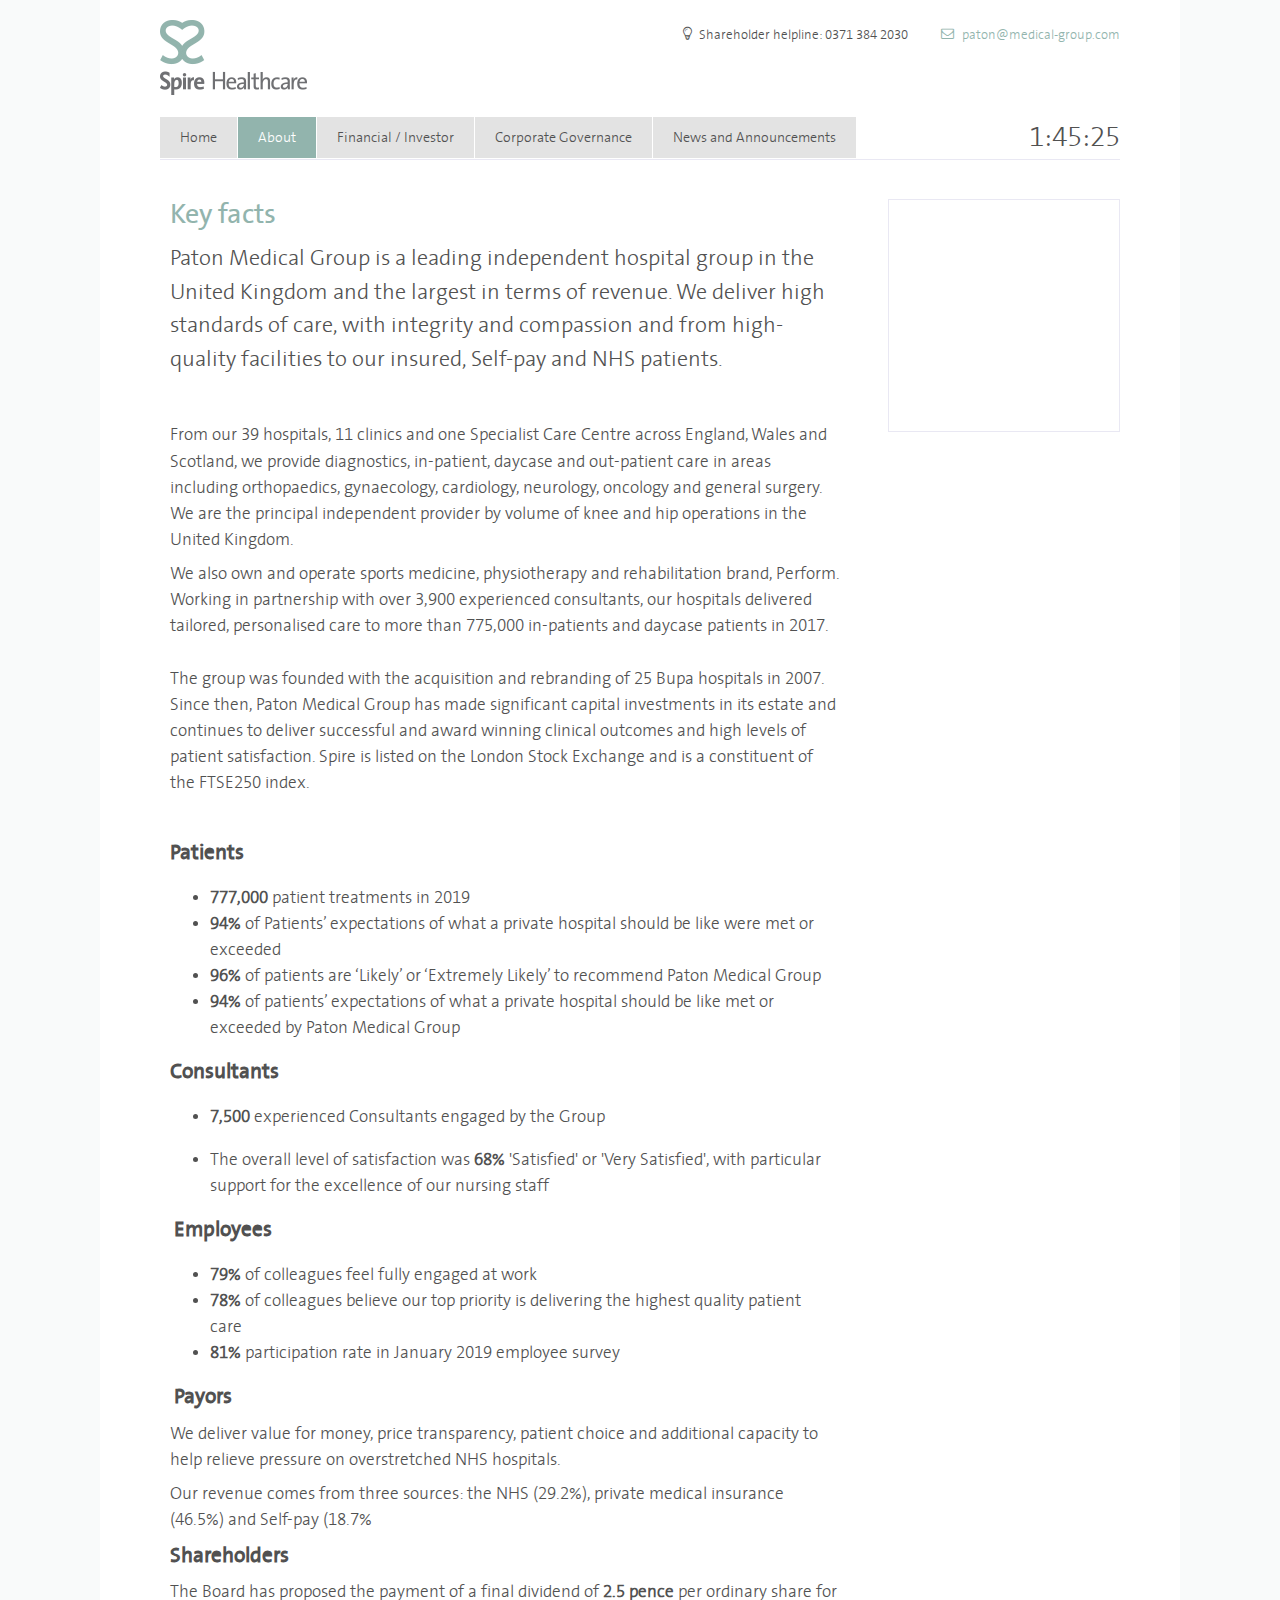
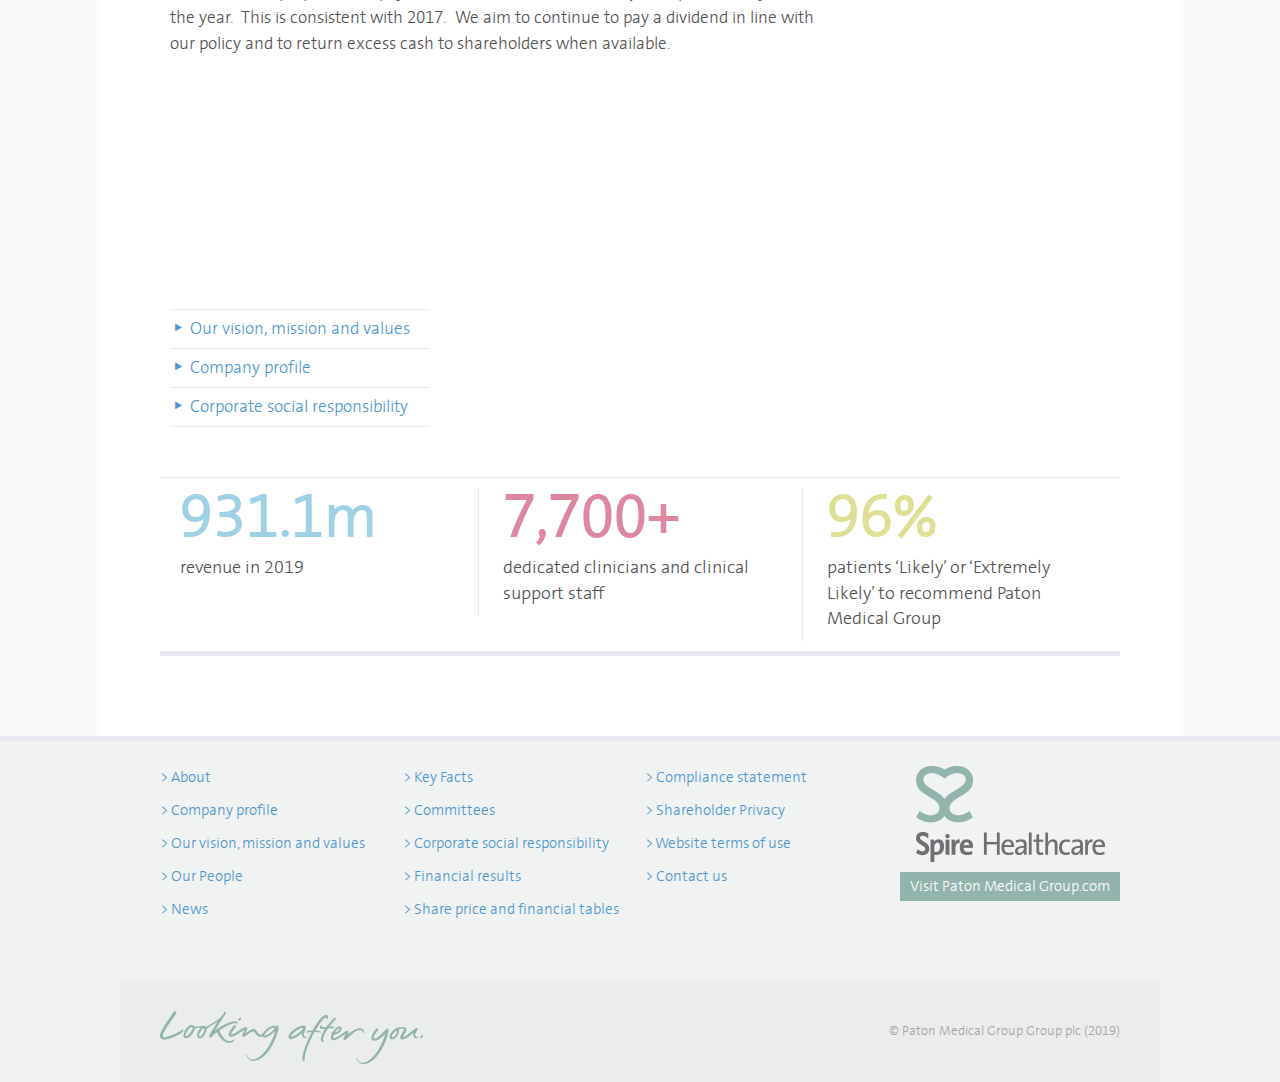
<file: keyFacts.html>
<!doctype html>
<!--[if lt IE 7]> <html class="no-js ie6 oldie" lang="en"> <![endif]-->
<!--[if IE 7]>    <html class="no-js ie7 oldie" lang="en"> <![endif]-->
<!--[if IE 8]>    <html class="no-js ie8 oldie" lang="en"> <![endif]-->
<!--[if gt IE 8]><!-->
<html class="no-js" lang="en">
 <!--<![endif]-->
<head>
    
<link rel="icon" type="image/png" href="favicon.ico">
<meta charset="utf-8">

<!--**REMOVE if compatibility mode defined on server side header**-->
<meta http-equiv="X-UA-Compatible" content="IE=edge,chrome=1">

<title>Key facts about Paton Medical Group | Paton Medical Group plc</title>
<meta name="description" content="See up-to-date figures on the number of Spire locations, the amount of patients we treat and how many employees we have across the UK.">
<meta name="author" content>

<!--sets initial scale to 100% on mobile / tablets  - REMOVE if we're not doing a responsive layout-->
<meta name="viewport" content="width=device-width,initial-scale=1">
<link href="css/css.css" rel="stylesheet" type="text/css">
<link rel="stylesheet" href="css/style.css">
<!-- end CSS-->
<!--Full fat Modernizr - create a production version before deployment [http://modernizr.com/download/]-->
<script src="js/modernizr.js"></script>
<script src="js/respond.js"></script>

</head>
<body>
    <div id="container">
        <!--start of container-->
        
<header class="site-header">
    <h1 class="logo"><a href="/index.html"><img src="images/logo_1.png" alt></a></h1>
    <div class="header-contact">
        <span class="tel">Shareholder helpline: 0371 384 2030</span>
        <a class="email" href="mailto:paton@medical-group.com">
            paton@medical-group.com
        </a>
    </div>
    
<nav id="site-nav" class="site-nav" role="navigation">
    <ul>
                <li>

                    <a class href="/index.html">
                        Home
                    </a>

                        <ul>
                        </ul>
                </li>
                <li>

                    <a class="selected" href="#">
                        About
                    </a>

                        <ul>
                                        <li>
                                            <a href="/ourVisionMissionAndValues.html">
                                                Our vision, mission and values
                                            </a>
                                        </li>
                                        <li>
                                            <a href="/companyProfile.html">
                                                Company profile
                                            </a>
                                        </li>
                                        <li>
                                            <a href="/keyFacts.html">
                                                Key Facts
                                            </a>
                                        </li>
                                        <li>
                                            <a href="/corporateSocialResponsibility.html">
                                                Corporate social responsibility
                                            </a>
                                        </li>
                        </ul>
                </li>
                <li>

                    <a class href="#">
                        Financial / Investor
                    </a>

                        <ul>
                          <li>
                            <a href="/annualReports.html">
                                Annual Report 2019
                            </a>
                        </li>
                        <li>
                            <a href="/sharePriceAndFinancialTables.html">
                                Share price and financial tables
                            </a>
                        </li>
                        <li>
                            <a href="/analystConsensus.html">
                                Analyst consensus
                            </a>
                        </li>
                        </ul>
                </li>
                <li>

                    <a class href="#">
                        Corporate Governance
                    </a>

                        <ul>
                          <li>
                            <a href="/complianceStatement.html">
                                Compliance statement
                            </a>
                        </li>
                        <li>
                            <a href="/ourPeople.html">
                                Our People
                            </a>
                        </li>
                        <li>
                            <a href="/committees.html">
                                Committees
                            </a>
                        </li>
                        </ul>
                </li>
                <li>

                    <a class href="#">
                        News and Announcements
                    </a>

                        <ul>
                                        <li>
                                            <a href="/newsAndAnnouncements.html">
                                                Email news alerts
                                            </a>
                                        </li>
                        </ul>
                </li>
        <li class="consumer"><div id="clock"></div></li>
    </ul>
</nav>
<div class="mobile-nav"></div>
</header>
        <div id="main" role="main">

            <!--**main content for this template**-->
            


    <div class="grid">

        <div class="grid__cell unit-3-4--desktop">

            <article class="article-content">
                <header>
                    <h1 class="page-heading">Key facts</h1>
                    <h2 class="standfirst">Paton Medical Group is a leading independent hospital group in the United Kingdom and the largest in terms of revenue.  We deliver high standards of care, with integrity and compassion and from high-quality facilities to our insured, Self-pay and NHS patients.</h2>
                </header>

                <p> </p>
<p>From our 39 hospitals, 11 clinics and one Specialist Care Centre across England, Wales and Scotland, we provide diagnostics, in-patient, daycase and out-patient care in areas including orthopaedics, gynaecology, cardiology, neurology, oncology and general surgery. We are the principal independent provider by volume of knee and hip operations in the United Kingdom.</p>
<p>We also own and operate sports medicine, physiotherapy and rehabilitation brand, Perform. Working in partnership with over 3,900 experienced consultants, our hospitals delivered tailored, personalised care to more than 775,000 in-patients and daycase patients in 2017. <br> <br>The group was founded with the acquisition and rebranding of 25 Bupa hospitals in 2007. Since then, Paton Medical Group has made significant capital investments in its estate and continues to deliver successful and award winning clinical outcomes and high levels of patient satisfaction. Spire is listed on the London Stock Exchange and is a constituent of the FTSE250 index.</p>
<p> </p>
<p><span class="sub-heading"><strong>Patients </strong></span></p>
<ul>
<li><strong>777,000</strong> patient treatments in 2019 </li>
<li><strong>94% </strong>of Patients’ expectations of what a private hospital should be like were met or exceeded </li>
<li><strong>96%</strong> of patients are ‘Likely’ or ‘Extremely Likely’ to recommend Paton Medical Group </li>
<li><strong>94%</strong> of patients’ expectations of what a private hospital should be like met or exceeded by Paton Medical Group</li>
</ul>
<p><span class="sub-heading"><strong>Consultants </strong></span></p>
<ul>
<li><strong>7,500</strong> experienced Consultants engaged by the Group</li>
</ul>
<ul>
<li>The overall level of satisfaction was <strong>68%</strong> 'Satisfied' or 'Very Satisfied', with particular support for the excellence of our nursing staff</li>
</ul>
<p> <span class="sub-heading"><strong>Employees</strong></span></p>
<ul>
<li><strong>79% </strong>of colleagues feel fully engaged at work </li>
<li><strong>78% </strong>of colleagues believe our top priority is delivering the highest quality patient care  </li>
<li><strong>81% </strong>participation rate in January 2019 employee survey</li>
</ul>
<p> <span class="sub-heading"><strong>Payors</strong></span></p>
<p>We deliver value for money, price transparency, patient choice and additional capacity to help relieve pressure on overstretched NHS hospitals. </p>
<p>Our revenue comes from three sources: the NHS (29.2%), private medical insurance (46.5%) and Self-pay (18.7%  </p>
<p><span class="sub-heading"><strong>Shareholders </strong></span></p>
<p>The Board has proposed the payment of a final dividend of<strong> 2.5 pence </strong>per ordinary share for the year.  This is consistent with 2017.  We aim to continue to pay a dividend in line with our policy and to return excess cash to shareholders when available.  </p>
<p> </p>
<p><span><span><br> <br> </span></span></p>
<p><span> </span></p>
<p> </p>
<p><span class="sub-heading"> </span></p>

                
                <footer>
                    <nav class="article-footer-nav">
                        <ul>
                                    <li><a href="/ourVisionMissionAndValues.html">Our vision, mission and values</a></li>
                                    <li><a href="/companyProfile.html">Company profile</a></li>
                                    <li><a href="/corporateSocialResponsibility.html">Corporate social responsibility</a></li>
                                                    </ul>
                    </nav>
                </footer>

            </article>
        </div>
        <div class="grid__cell unit-1-4--desktop">
            <div class="stock-box-small">
    <div class="content">
        
       
    </div>
   
</div>
        </div>

    </div>



<section class="stats-grid">

    <div class="grid">
        <div class="grid__cell unit-1-3--desktop">
            <div class="stat">
                <div class="count lightblue">931.1m</div>
                <div class="description">revenue in 2019</div>
            </div>

        </div>
        <div class="grid__cell unit-1-3--desktop">
            <div class="stat">
                <div class="count pink">7,700+</div>
                <div class="description">dedicated clinicians and clinical support staff</div>
            </div>
        </div>
        <div class="grid__cell unit-1-3--desktop">
            <div class="stat">
                <div class="count yellow">96%</div>
                <div class="description">patients ‘Likely’ or ‘Extremely Likely’ to recommend Paton Medical Group</div>
            </div>
        </div>
    </div>

</section>




        </div><!--end of main content-->

    </div><!--end of container-->
    

<footer class="site-footer">
    <div class="inner-area">
        <div class="grid">
            <div class="grid__cell unit-1-4--desktop">
                <ul>

                        <li><a href="/ourVisionMissionAndValues.html">About</a></li>
                        <li><a href="/companyProfile.html">Company profile</a></li>
                        <li><a href="/ourVisionMissionAndValues.html">Our vision, mission and values</a></li>
                        <li><a href="/ourPeople.html">Our People</a></li>
                        <li><a href="/news-and-announcements/news/">News</a></li>
                </ul>
            </div>

            <div class="grid__cell unit-1-4--desktop">
                <ul>

                        <li><a href="/keyFacts.html">Key Facts</a></li>
                        <li><a href="/committees.html">Committees</a></li>
                        <li><a href="/corporateSocialResponsibility.html">Corporate social responsibility</a></li>
                        <li><a href="/financial-investor/reports-accounts-and-prospectus/financial-results/">Financial results</a></li>
                        <li><a href="/sharePriceAndFinancialTables.html">Share price and financial tables</a></li>
                </ul>
            </div>

            <div class="grid__cell unit-1-4--desktop">
                <ul>

                        <li><a href="/complianceStatement.html">Compliance statement</a></li>
                        <li><a href="/terms/shareholder-privacy/">Shareholder Privacy</a></li>
                        <li><a href="/terms/website-terms-of-use/">Website terms of use</a></li>
                        <li><a href="/contact-us/">Contact us</a></li>
                </ul>
            </div>

            <div class="grid__cell unit-1-4--desktop">
                <div class="invest">
                    <img src="images/logo.png" alt>
                    <a href="http://www.Paton Medical Group.com" target="_blank" class="button">Visit Paton Medical Group.com</a>
                </div>
            </div>
        </div>
    </div>
    <div class="footer-bar">
        <img class="tagline" src="images/looking-after-you.png" alt>
        <span class="copyright">
            © Paton Medical Group Group plc (2019)
        </span>
    </div>
</footer>


    <!-- javascript-->
    <script src="js/jquery.min.js"></script>
    <script>window.jQuery || document.write('<script src="/scripts/libs/jquery-1.11.0.min.js"><\/script>')</script>
    <script src="js/jquery.slicknav.min.js"></script>
    <script src="js/waypoints.min.js"></script>
    <script src="js/parsley.min.js"></script>
    <script src="js/jquery.bxslider-rahisified.min.js"></script>
    <script src="js/jquery.flexverticalcenter.js"></script>
    <script src="js/jquery.matchHeight-min.js"></script>
    <script src="js/script.js"></script>
    <!-- end scripts-->
    <script>
        (function (i, s, o, g, r, a, m) {
            i['GoogleAnalyticsObject'] = r; i[r] = i[r] || function () {
                (i[r].q = i[r].q || []).push(arguments)
            }, i[r].l = 1 * new Date(); a = s.createElement(o),
            m = s.getElementsByTagName(o)[0]; a.async = 1; a.src = g; m.parentNode.insertBefore(a, m)
        })(window, document, 'script', '//www.google-analytics.com/analytics.js', 'ga');

        ga('create', 'UA-52660463-1', 'auto');
        ga('send', 'pageview');

    </script>
</body>
</html>
</file>
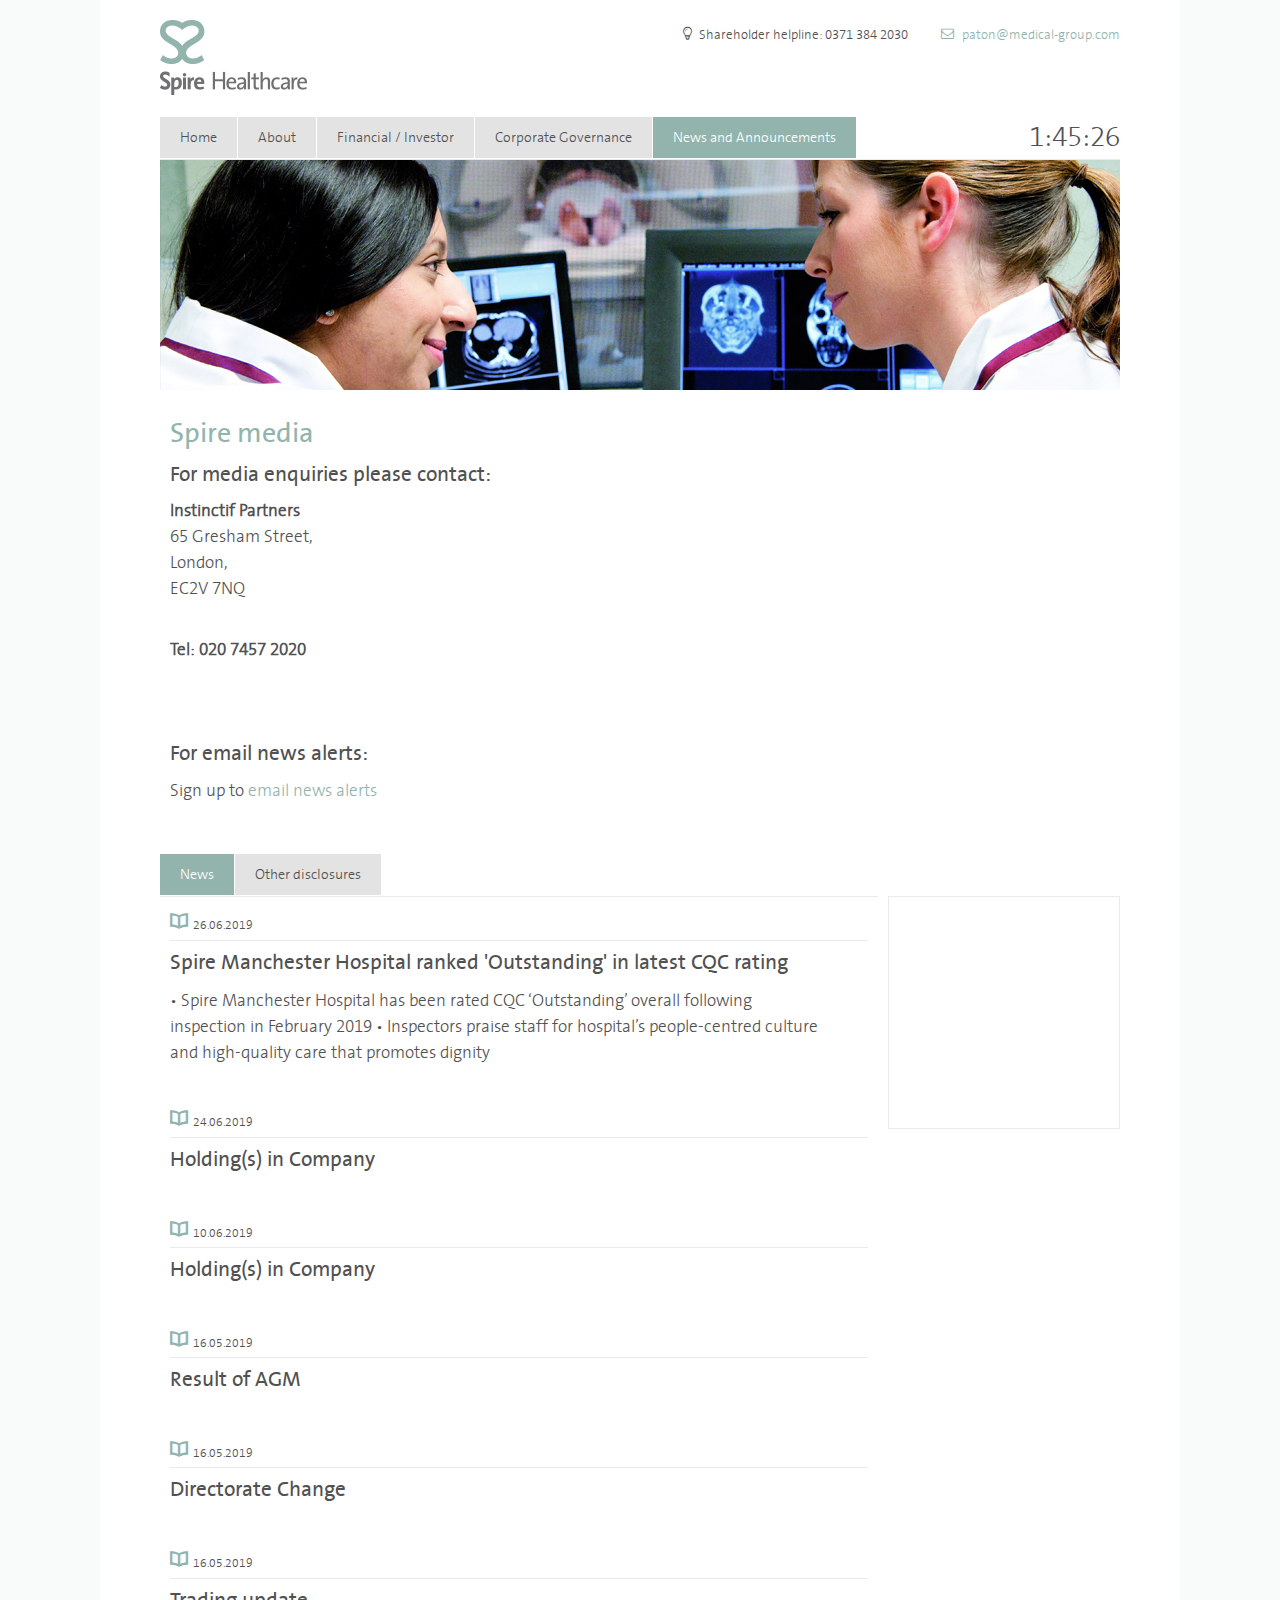
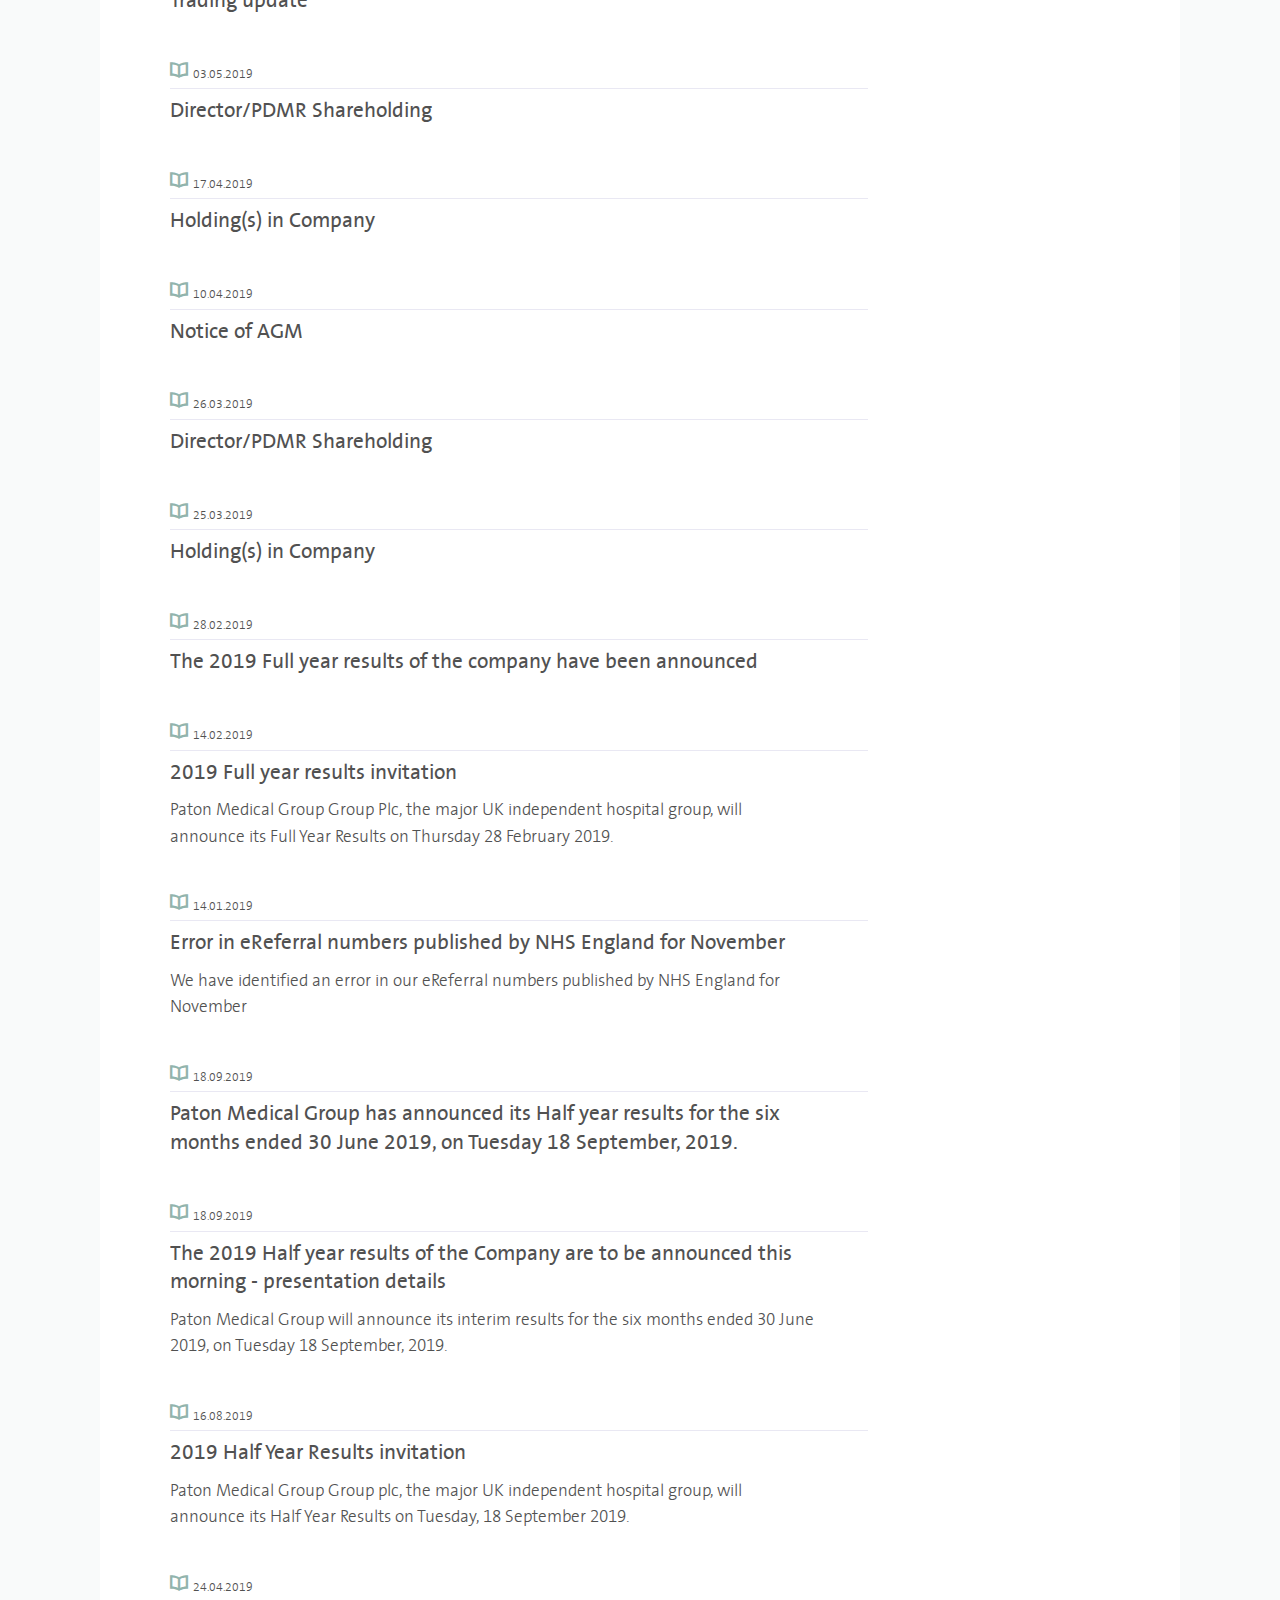
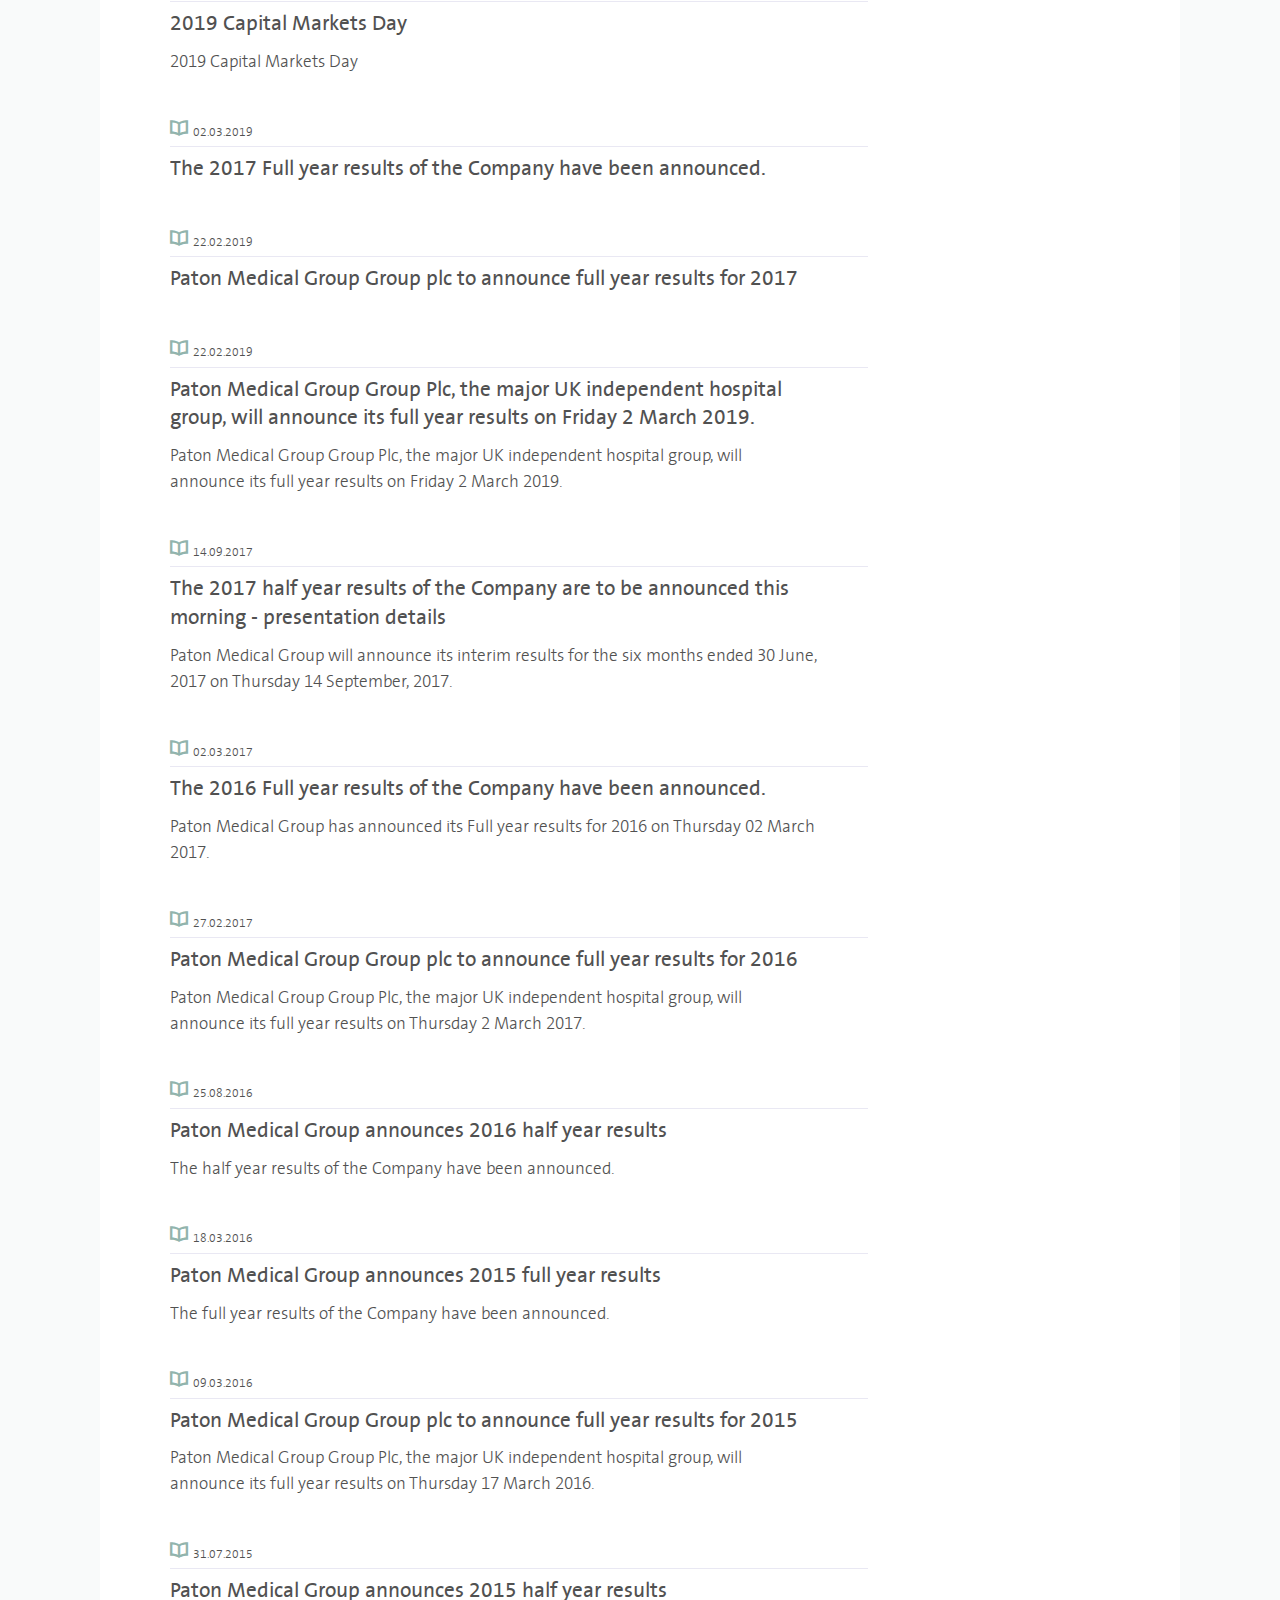
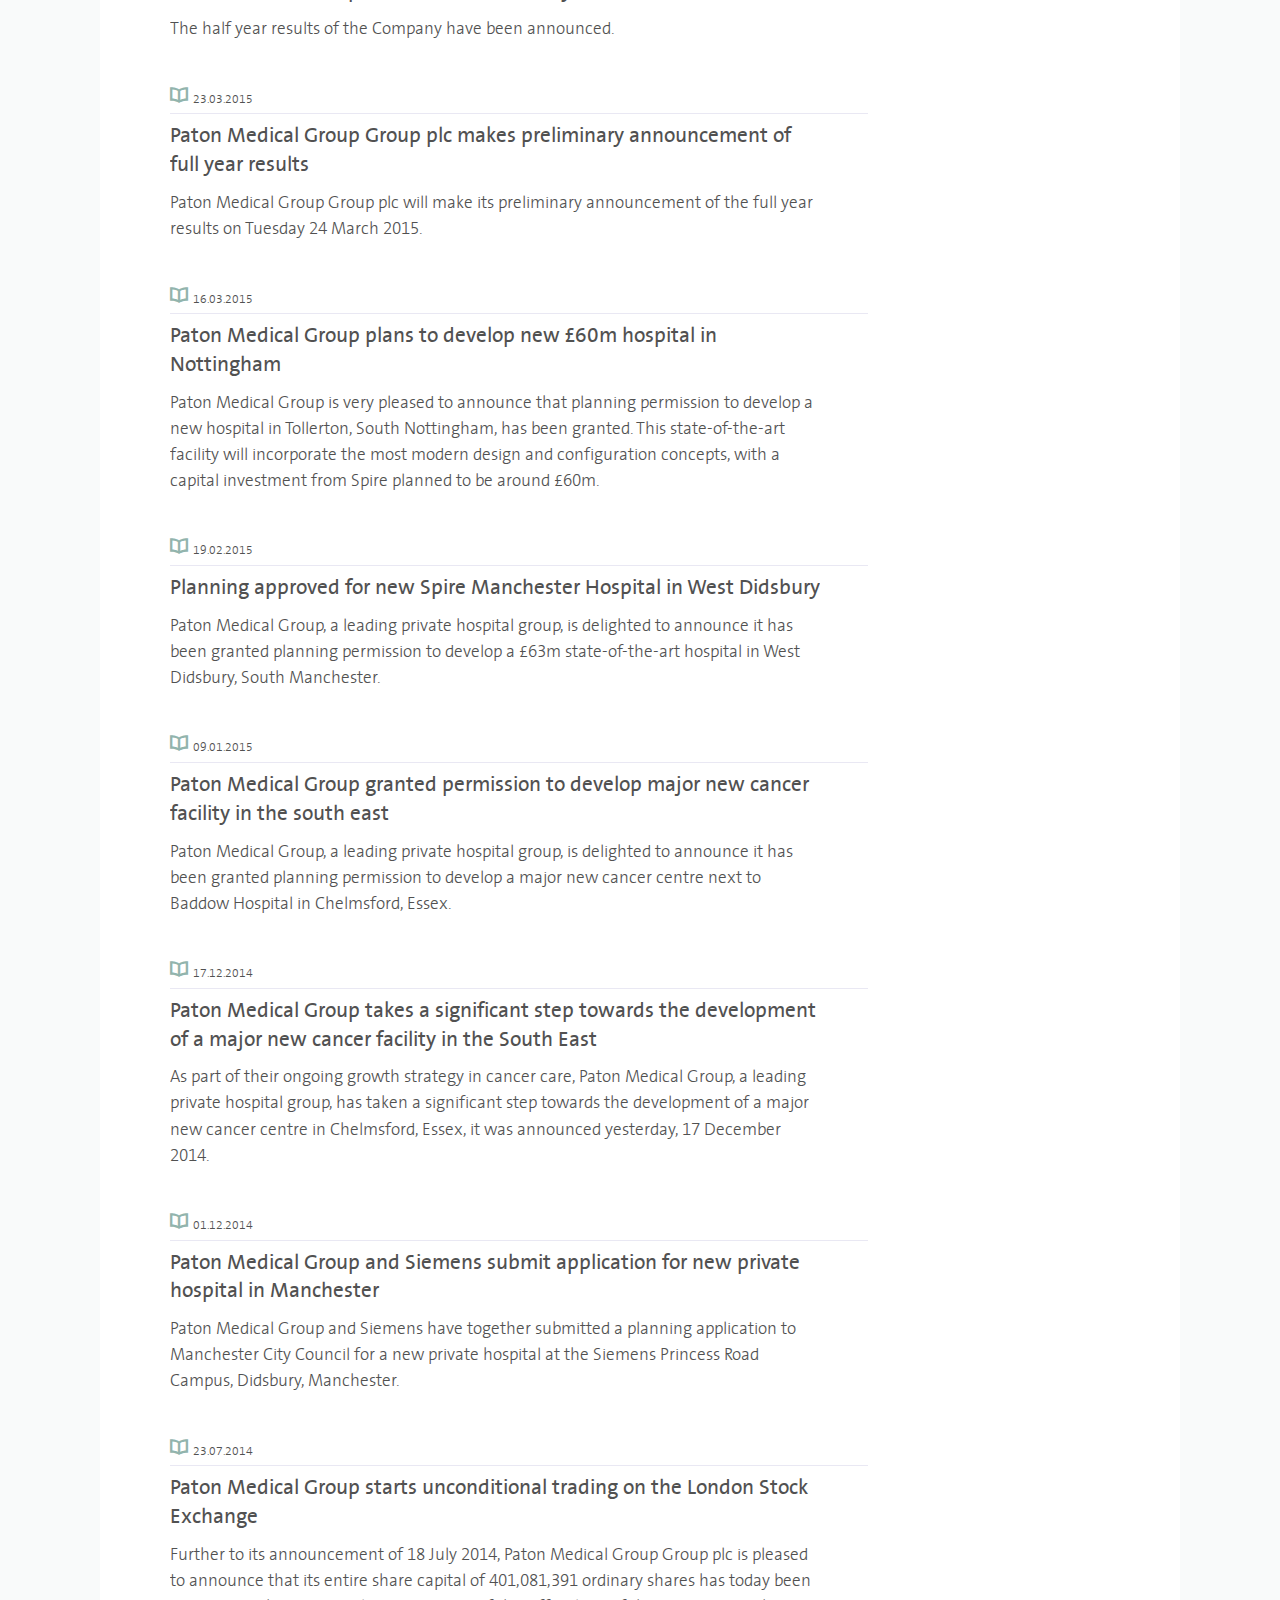
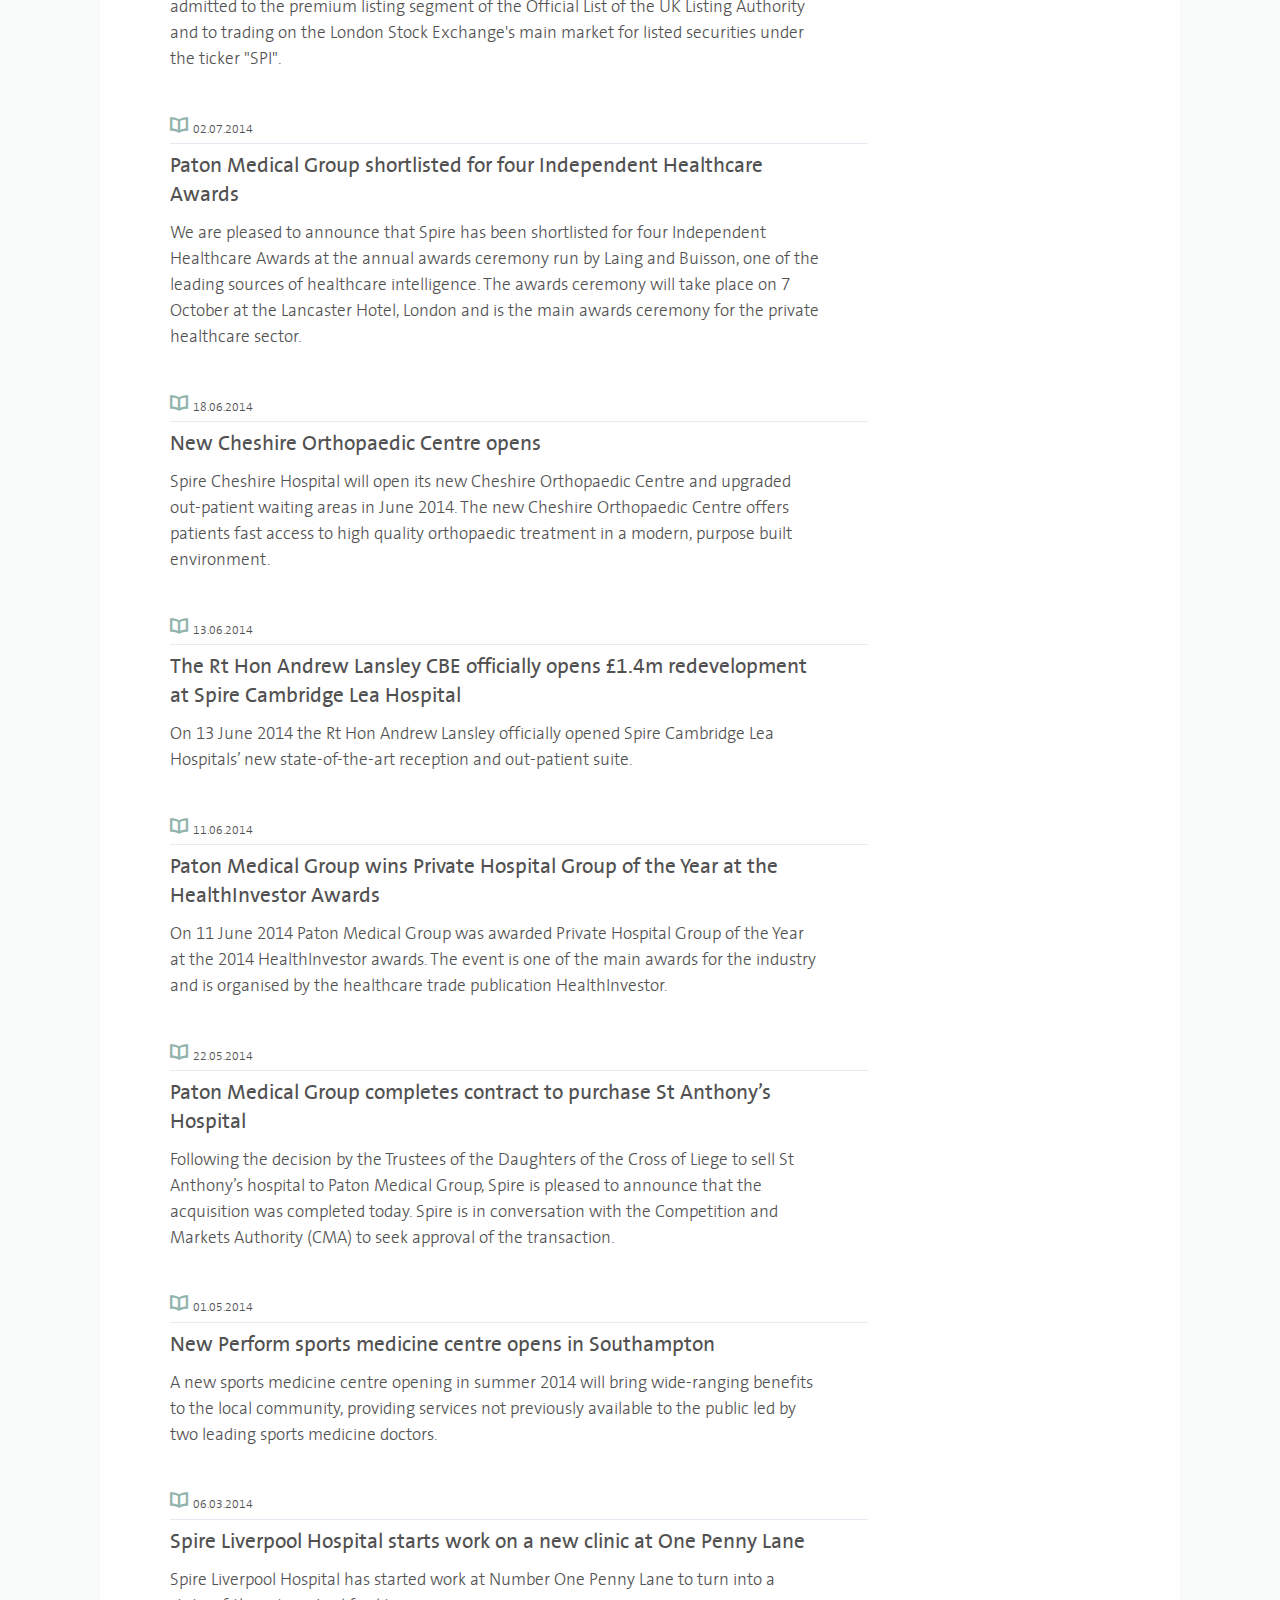
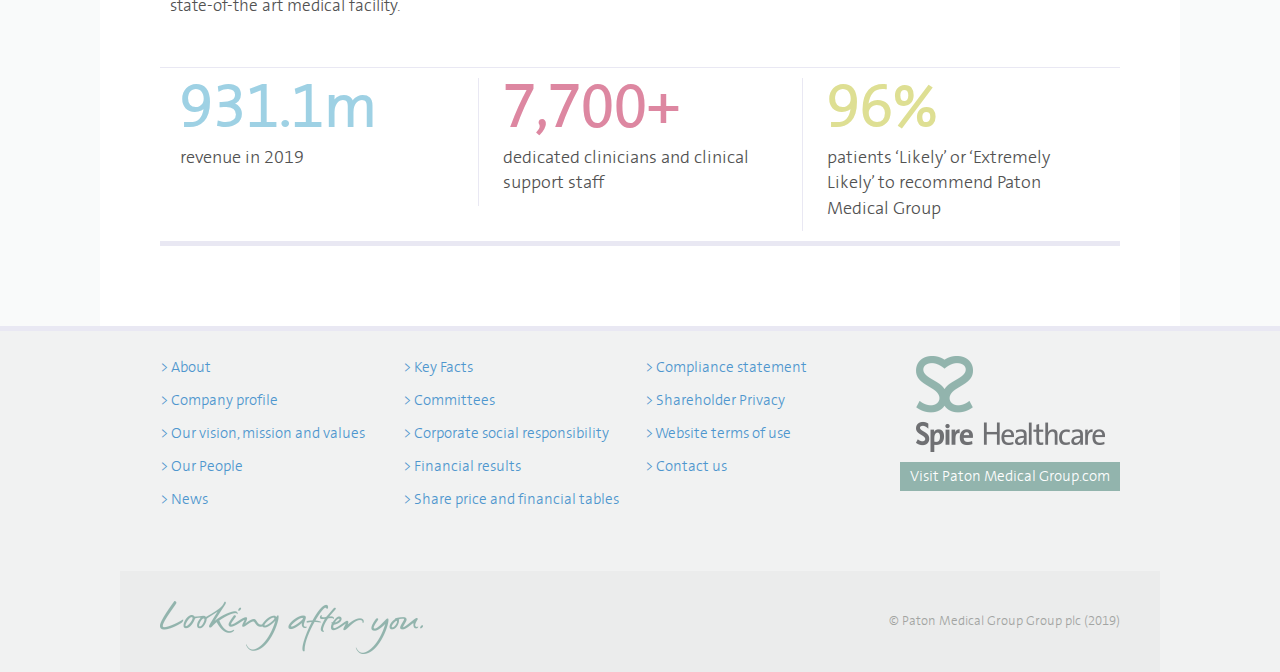
<file: newsAndAnnouncements.html>
<!doctype html>
<!--[if lt IE 7]> <html class="no-js ie6 oldie" lang="en"> <![endif]-->
<!--[if IE 7]>    <html class="no-js ie7 oldie" lang="en"> <![endif]-->
<!--[if IE 8]>    <html class="no-js ie8 oldie" lang="en"> <![endif]-->
<!--[if gt IE 8]><!-->
<html class="no-js" lang="en">
 <!--<![endif]-->
<head>
    
<link rel="icon" type="image/png" href="favicon.ico">
<meta charset="utf-8">

<!--**REMOVE if compatibility mode defined on server side header**-->
<meta http-equiv="X-UA-Compatible" content="IE=edge,chrome=1">

<title>News and events | Paton Medical Group Group plc</title>
<meta name="description" content="Here you will find all of the latest news and events relating to Paton Medical Group Group plc.">
<meta name="author" content>

<!--sets initial scale to 100% on mobile / tablets  - REMOVE if we're not doing a responsive layout-->
<meta name="viewport" content="width=device-width,initial-scale=1">
<link href="css/css.css" rel="stylesheet" type="text/css">
<link rel="stylesheet" href="css/style.css">
<!-- end CSS-->
<!--Full fat Modernizr - create a production version before deployment [http://modernizr.com/download/]-->
<script src="js/modernizr.js"></script>
<script src="js/respond.js"></script>

</head>
<body>
    <div id="container">
        <!--start of container-->
        
<header class="site-header">
    <h1 class="logo"><a href="/index.html"><img src="images/logo_1.png" alt></a></h1>
    <div class="header-contact">
        <span class="tel">Shareholder helpline: 0371 384 2030</span>
        <a class="email" href="mailto:paton@medical-group.com">
            paton@medical-group.com
        </a>
    </div>
    
<nav id="site-nav" class="site-nav" role="navigation">
    <ul>
                <li>

                    <a class href="/index.html">
                        Home
                    </a>

                        <ul>
                        </ul>
                </li>
                <li>

                    <a class href="#">
                        About
                    </a>

                        <ul>
                                        <li>
                                            <a href="/ourVisionMissionAndValues.html">
                                                Our vision, mission and values
                                            </a>
                                        </li>
                                        <li>
                                            <a href="/companyProfile.html">
                                                Company profile
                                            </a>
                                        </li>
                                        <li>
                                            <a href="/keyFacts.html">
                                                Key Facts
                                            </a>
                                        </li>
                                        <li>
                                            <a href="/corporateSocialResponsibility.html">
                                                Corporate social responsibility
                                            </a>
                                        </li>
                        </ul>
                </li>
                <li>

                    <a class href="#">
                        Financial / Investor
                    </a>

                        <ul>
                          <li>
                            <a href="/annualReports.html">
                                Annual Report 2019
                            </a>
                        </li>
                        <li>
                            <a href="/sharePriceAndFinancialTables.html">
                                Share price and financial tables
                            </a>
                        </li>
                        <li>
                            <a href="/analystConsensus.html">
                                Analyst consensus
                            </a>
                        </li>
                        </ul>
                </li>
                <li>

                    <a class href="#">
                        Corporate Governance
                    </a>

                        <ul>
                          <li>
                            <a href="/complianceStatement.html">
                                Compliance statement
                            </a>
                        </li>
                        <li>
                            <a href="/ourPeople.html">
                                Our People
                            </a>
                        </li>
                        <li>
                            <a href="/committees.html">
                                Committees
                            </a>
                        </li>
                        </ul>
                </li>
                <li>

                    <a class="selected" href="#">
                        News and Announcements
                    </a>

                        <ul>
                                        <li>
                                            <a href="/newsAndAnnouncements.html">
                                                Email news alerts
                                            </a>
                                        </li>
                        </ul>
                </li>
        <li class="consumer"><div id="clock"></div></li>
    </ul>
</nav>
<div class="mobile-nav"></div>
</header>
        <div id="main" role="main">

            <!--**main content for this template**-->
            
        <div class="banner">
            <img src="images/spire_media_hero.jpg" alt="News and Announcements">
        </div>
    <div class="landing-intro">
        <header>
            <h1 class="page-heading">Spire media</h1>
            <h2 class="standfirst"></h2>
        </header>
        <div class="reports-description">
            <p><span class="sub-heading">For media enquiries please contact:</span></p>
<p><strong>Instinctif Partners</strong><span><br> 65 Gresham Street,<br></span>London,<br>EC2V 7NQ</p>
<p><strong><br>Tel: 020 7457 2020</strong></p>
<p> </p>
<p> </p>
<p><span class="sub-heading">For email news alerts:</span></p>
<p>Sign up to <a href="newsAndAnnouncements.html" title="Corporate Alerts">email news alerts</a></p>
        </div>
    </div>
    <nav class="tabs">
        <ul>
                    <li>
                        <a class="selected" href="/news-and-announcements/news/">News</a>
                    </li>
                    <li>
                        <a class href="/news-and-announcements/other-disclosures/">Other disclosures</a>
                    </li>
        </ul>
    </nav>
    <div class="grid">

        <div class="grid__cell unit-3-4--desktop">

            <section class="media">
                    <article class="event news">
                        <a href="/news-and-announcements/news/spire-manchester-hospital-ranked-outstanding-in-latest-cqc-rating/">
                            <div class="date">26.06.2019</div>
                            <div class="text">
                                <h4 class="sub-heading">Spire Manchester Hospital ranked &#39;Outstanding&#39; in latest CQC rating</h4>
                                    <p>•	Spire Manchester Hospital has been rated CQC ‘Outstanding’ overall following inspection in February 2019
•	Inspectors praise staff for hospital’s people-centred culture and high-quality care that promotes dignity &nbsp;</p>
                            </div>
                        </a>
                    </article>
                    <article class="event news">
                        <a href="/news-and-announcements/news/?id=1301691">
                            <div class="date">24.06.2019</div>
                            <div class="text">
                                <h4 class="sub-heading">Holding(s) in Company</h4>
                            </div>
                        </a>
                    </article>
                    <article class="event news">
                        <a href="/news-and-announcements/news/?id=1285020">
                            <div class="date">10.06.2019</div>
                            <div class="text">
                                <h4 class="sub-heading">Holding(s) in Company</h4>
                            </div>
                        </a>
                    </article>
                    <article class="event news">
                        <a href="/news-and-announcements/news/?id=1265539">
                            <div class="date">16.05.2019</div>
                            <div class="text">
                                <h4 class="sub-heading">Result of AGM</h4>
                            </div>
                        </a>
                    </article>
                    <article class="event news">
                        <a href="/news-and-announcements/news/?id=1265390">
                            <div class="date">16.05.2019</div>
                            <div class="text">
                                <h4 class="sub-heading">Directorate Change</h4>
                            </div>
                        </a>
                    </article>
                    <article class="event news">
                        <a href="/news-and-announcements/news/?id=1265336">
                            <div class="date">16.05.2019</div>
                            <div class="text">
                                <h4 class="sub-heading">Trading update</h4>
                            </div>
                        </a>
                    </article>
                    <article class="event news">
                        <a href="/news-and-announcements/news/?id=1259881">
                            <div class="date">03.05.2019</div>
                            <div class="text">
                                <h4 class="sub-heading">Director/PDMR Shareholding</h4>
                            </div>
                        </a>
                    </article>
                    <article class="event news">
                        <a href="/news-and-announcements/news/?id=1253538">
                            <div class="date">17.04.2019</div>
                            <div class="text">
                                <h4 class="sub-heading">Holding(s) in Company</h4>
                            </div>
                        </a>
                    </article>
                    <article class="event news">
                        <a href="/news-and-announcements/news/?id=1246916">
                            <div class="date">10.04.2019</div>
                            <div class="text">
                                <h4 class="sub-heading">Notice of AGM</h4>
                            </div>
                        </a>
                    </article>
                    <article class="event news">
                        <a href="/news-and-announcements/news/?id=1242892">
                            <div class="date">26.03.2019</div>
                            <div class="text">
                                <h4 class="sub-heading">Director/PDMR Shareholding</h4>
                            </div>
                        </a>
                    </article>
                    <article class="event news">
                        <a href="/news-and-announcements/news/?id=1242611">
                            <div class="date">25.03.2019</div>
                            <div class="text">
                                <h4 class="sub-heading">Holding(s) in Company</h4>
                            </div>
                        </a>
                    </article>
                    <article class="event news">
                        <a href="/news-and-announcements/news/the-2018-full-year-results-of-the-company-have-been-announced/">
                            <div class="date">28.02.2019</div>
                            <div class="text">
                                <h4 class="sub-heading">The 2019 Full year results of the company have been announced</h4>
                            </div>
                        </a>
                    </article>
                    <article class="event news">
                        <a href="/news-and-announcements/news/2018-full-year-results-invitation/">
                            <div class="date">14.02.2019</div>
                            <div class="text">
                                <h4 class="sub-heading">2019 Full year results invitation</h4>
                                    <p>Paton Medical Group Group Plc, the major UK independent hospital group, will announce its Full Year Results on Thursday 28 February 2019. &nbsp;</p>
                            </div>
                        </a>
                    </article>
                    <article class="event news">
                        <a href="/news-and-announcements/news/error-in-our-nhs-england-ereferral-numbers/">
                            <div class="date">14.01.2019</div>
                            <div class="text">
                                <h4 class="sub-heading">Error in eReferral numbers published by NHS England for November</h4>
                                    <p>We have identified an error in our eReferral numbers published by NHS England for November &nbsp;</p>
                            </div>
                        </a>
                    </article>
                    <article class="event news">
                        <a href="/news-and-announcements/news/spire-healthcare-has-announced-its-half-year-results-for-the-six-months-ended-30-june-2018-on-tuesday-18-september-2018/">
                            <div class="date">18.09.2019</div>
                            <div class="text">
                                <h4 class="sub-heading">Paton Medical Group has announced its Half year results for the six months ended 30 June 2019, on Tuesday 18 September, 2019.</h4>
                            </div>
                        </a>
                    </article>
                    <article class="event news">
                        <a href="/news-and-announcements/news/the-2018-half-year-results-of-the-company-are-to-be-announced-this-morning-presentation-details/">
                            <div class="date">18.09.2019</div>
                            <div class="text">
                                <h4 class="sub-heading">The 2019 Half year results of the Company are to be announced this morning - presentation details</h4>
                                    <p>Paton Medical Group will announce its interim results for the six months ended 30 June 2019, on Tuesday 18 September, 2019. &nbsp;</p>
                            </div>
                        </a>
                    </article>
                    <article class="event news">
                        <a href="/news-and-announcements/news/2018-half-year-results-invitation/">
                            <div class="date">16.08.2019</div>
                            <div class="text">
                                <h4 class="sub-heading">2019 Half Year Results invitation</h4>
                                    <p>Paton Medical Group Group plc, the major UK independent hospital group, will announce its Half Year Results on Tuesday, 18 September 2019. &nbsp;</p>
                            </div>
                        </a>
                    </article>
                    <article class="event news">
                        <a href="/news-and-announcements/news/2018-capital-markets-day/">
                            <div class="date">24.04.2019</div>
                            <div class="text">
                                <h4 class="sub-heading">2019 Capital Markets Day</h4>
                                    <p>2019 Capital Markets Day &nbsp;</p>
                            </div>
                        </a>
                    </article>
                    <article class="event news">
                        <a href="/news-and-announcements/news/the-2017-full-year-results-of-the-company-have-been-announced/">
                            <div class="date">02.03.2019</div>
                            <div class="text">
                                <h4 class="sub-heading">The 2017 Full year results of the Company have been announced.</h4>
                            </div>
                        </a>
                    </article>
                    <article class="event news">
                        <a href="/news-and-announcements/news/spire-healthcare-group-plc-to-announce-full-year-results-for-2017-1/">
                            <div class="date">22.02.2019</div>
                            <div class="text">
                                <h4 class="sub-heading">Paton Medical Group Group plc to announce full year results for 2017</h4>
                            </div>
                        </a>
                    </article>
                    <article class="event news">
                        <a href="/news-and-announcements/news/spire-healthcare-group-plc-to-announce-full-year-results-for-2017/">
                            <div class="date">22.02.2019</div>
                            <div class="text">
                                <h4 class="sub-heading">Paton Medical Group Group Plc, the major UK independent hospital group, will announce its full year results on Friday 2 March 2019.</h4>
                                    <p>Paton Medical Group Group Plc, the major UK independent hospital group, will announce its full year results on Friday 2 March 2019. &nbsp;</p>
                            </div>
                        </a>
                    </article>
                    <article class="event news">
                        <a href="/news-and-announcements/news/spire-healthcare-announces-2017-half-year-results/">
                            <div class="date">14.09.2017</div>
                            <div class="text">
                                <h4 class="sub-heading">The 2017 half year results of the Company are to be announced this morning - presentation details</h4>
                                    <p>Paton Medical Group will announce its interim results for the six months ended 30 June, 2017 on Thursday 14 September, 2017. &nbsp;</p>
                            </div>
                        </a>
                    </article>
                    <article class="event news">
                        <a href="/news-and-announcements/news/spire-healthcare-announces-2016-full-year-results/">
                            <div class="date">02.03.2017</div>
                            <div class="text">
                                <h4 class="sub-heading">The 2016 Full year results of the Company have been announced.</h4>
                                    <p>Paton Medical Group has announced its Full year results for 2016 on Thursday 02 March 2017. &nbsp;</p>
                            </div>
                        </a>
                    </article>
                    <article class="event news">
                        <a href="/news-and-announcements/news/spire-healthcare-group-plc-to-announce-full-year-results-for-2016/">
                            <div class="date">27.02.2017</div>
                            <div class="text">
                                <h4 class="sub-heading">Paton Medical Group Group plc to announce full year results for 2016</h4>
                                    <p>Paton Medical Group Group Plc, the major UK independent hospital group, will announce its full year results on Thursday 2 March 2017. &nbsp;</p>
                            </div>
                        </a>
                    </article>
                    <article class="event news">
                        <a href="/news-and-announcements/news/spire-healthcare-announces-2016-half-year-results/">
                            <div class="date">25.08.2016</div>
                            <div class="text">
                                <h4 class="sub-heading">Paton Medical Group announces 2016 half year results</h4>
                                    <p>The half year results of the Company have been announced. &nbsp;</p>
                            </div>
                        </a>
                    </article>
                    <article class="event news">
                        <a href="/news-and-announcements/news/spire-healthcare-announces-2015-full-year-results/">
                            <div class="date">18.03.2016</div>
                            <div class="text">
                                <h4 class="sub-heading">Paton Medical Group announces 2015 full year results</h4>
                                    <p>The full year results of the Company have been announced. &nbsp;</p>
                            </div>
                        </a>
                    </article>
                    <article class="event news">
                        <a href="/news-and-announcements/news/spire-healthcare-group-plc-to-announce-full-year-results-for-2015/">
                            <div class="date">09.03.2016</div>
                            <div class="text">
                                <h4 class="sub-heading">Paton Medical Group Group plc to announce full year results for 2015</h4>
                                    <p>Paton Medical Group Group Plc, the major UK independent hospital group, will announce its full year results on Thursday 17 March 2016. &nbsp;</p>
                            </div>
                        </a>
                    </article>
                    <article class="event news">
                        <a href="/news-and-announcements/news/spire-healthcare-announces-2015-half-year-results/">
                            <div class="date">31.07.2015</div>
                            <div class="text">
                                <h4 class="sub-heading">Paton Medical Group announces 2015 half year results</h4>
                                    <p>The half year results of the Company have been announced. &nbsp;</p>
                            </div>
                        </a>
                    </article>
                    <article class="event news">
                        <a href="/news-and-announcements/news/spire-healthcare-group-plc-makes-preliminary-announcement-of-full-year-results/">
                            <div class="date">23.03.2015</div>
                            <div class="text">
                                <h4 class="sub-heading">Paton Medical Group Group plc makes preliminary announcement of full year results</h4>
                                    <p>Paton Medical Group Group plc will make its preliminary announcement of the full year results on Tuesday 24 March 2015. &nbsp;</p>
                            </div>
                        </a>
                    </article>
                    <article class="event news">
                        <a href="/news-and-announcements/news/spire-healthcare-plans-to-develop-new-60m-hospital-in-nottingham/">
                            <div class="date">16.03.2015</div>
                            <div class="text">
                                <h4 class="sub-heading">Paton Medical Group plans to develop new &#163;60m hospital in Nottingham</h4>
                                    <p>Paton Medical Group is very pleased to announce that planning permission to develop a new hospital in Tollerton, South Nottingham, has been granted. This state-of-the-art facility will incorporate the most modern design and configuration concepts, with a capital investment from Spire planned to be around &#163;60m. &nbsp;</p>
                            </div>
                        </a>
                    </article>
                    <article class="event news">
                        <a href="/news-and-announcements/news/planning-approved-for-new-spire-manchester-hospital-in-west-didsbury/">
                            <div class="date">19.02.2015</div>
                            <div class="text">
                                <h4 class="sub-heading">Planning approved for new Spire Manchester Hospital in West Didsbury</h4>
                                    <p>Paton Medical Group, a leading private hospital group, is delighted to announce it has been granted planning permission to develop a &#163;63m state-of-the-art hospital in West Didsbury, South Manchester. &nbsp;</p>
                            </div>
                        </a>
                    </article>
                    <article class="event news">
                        <a href="/news-and-announcements/news/spire-healthcare-granted-permission-to-develop-major-new-cancer-facility-in-the-south-east/">
                            <div class="date">09.01.2015</div>
                            <div class="text">
                                <h4 class="sub-heading">Paton Medical Group granted permission to develop major new cancer facility in the south east</h4>
                                    <p>Paton Medical Group, a leading private hospital group, is delighted to announce it has been granted planning permission to develop a major new cancer centre next to Baddow Hospital in Chelmsford, Essex. &nbsp;</p>
                            </div>
                        </a>
                    </article>
                    <article class="event news">
                        <a href="/news-and-announcements/news/spire-healthcare-takes-a-significant-step-towards-the-development-of-a-major-new-cancer-facility-in-the-south-east/">
                            <div class="date">17.12.2014</div>
                            <div class="text">
                                <h4 class="sub-heading">Paton Medical Group takes a significant step towards the development of a major new cancer facility in the South East</h4>
                                    <p>As part of their ongoing growth strategy in cancer care, Paton Medical Group, a leading private hospital group, has taken a significant step towards the development of a major new cancer centre in Chelmsford, Essex, it was announced yesterday, 17 December 2014. &nbsp;</p>
                            </div>
                        </a>
                    </article>
                    <article class="event news">
                        <a href="/news-and-announcements/news/spire-healthcare-and-siemens-submit-application-for-new-private-hospital-in-manchester/">
                            <div class="date">01.12.2014</div>
                            <div class="text">
                                <h4 class="sub-heading">Paton Medical Group and Siemens submit application for new private hospital in Manchester</h4>
                                    <p>Paton Medical Group and Siemens have together submitted a planning application to Manchester City Council for a new private hospital at the Siemens Princess Road Campus, Didsbury, Manchester. &nbsp;</p>
                            </div>
                        </a>
                    </article>
                    <article class="event news">
                        <a href="/news-and-announcements/news/spire-healthcare-starts-unconditional-trading-on-the-london-stock-exchange/">
                            <div class="date">23.07.2014</div>
                            <div class="text">
                                <h4 class="sub-heading">Paton Medical Group starts unconditional trading on the London Stock Exchange</h4>
                                    <p>Further to its announcement of 18 July 2014, Paton Medical Group Group plc is pleased to announce that its entire share capital of 401,081,391 ordinary shares has today been admitted to the premium listing segment of the Official List of the UK Listing Authority and to trading on the London Stock Exchange&#39;s main market for listed securities under the ticker &quot;SPI&quot;. &nbsp;</p>
                            </div>
                        </a>
                    </article>
                    <article class="event news">
                        <a href="/news-and-announcements/news/spire-healthcare-shortlisted-for-four-independent-healthcare-awards/">
                            <div class="date">02.07.2014</div>
                            <div class="text">
                                <h4 class="sub-heading">Paton Medical Group shortlisted for four Independent Healthcare Awards</h4>
                                    <p>We are pleased to announce that Spire has been shortlisted for four Independent Healthcare Awards at the annual awards ceremony run by Laing and Buisson, one of the leading sources of healthcare intelligence. The awards ceremony will take place on 7 October at the Lancaster Hotel, London and is the main awards ceremony for the private healthcare sector. &nbsp;</p>
                            </div>
                        </a>
                    </article>
                    <article class="event news">
                        <a href="/news-and-announcements/news/new-cheshire-orthopaedic-centre-opens/">
                            <div class="date">18.06.2014</div>
                            <div class="text">
                                <h4 class="sub-heading">New Cheshire Orthopaedic Centre opens</h4>
                                    <p>Spire Cheshire Hospital will open its new Cheshire Orthopaedic Centre and upgraded out-patient waiting areas in June 2014. The new Cheshire Orthopaedic Centre offers patients fast access to high quality orthopaedic treatment in a modern, purpose built environment. &nbsp;</p>
                            </div>
                        </a>
                    </article>
                    <article class="event news">
                        <a href="/news-and-announcements/news/the-rt-hon-andrew-lansley-cbe-officially-opens-14m-redevelopment-at-spire-cambridge-lea-hospital/">
                            <div class="date">13.06.2014</div>
                            <div class="text">
                                <h4 class="sub-heading">The Rt Hon Andrew Lansley CBE officially opens &#163;1.4m redevelopment at Spire Cambridge Lea Hospital</h4>
                                    <p>On 13 June 2014 the Rt Hon Andrew Lansley officially opened Spire Cambridge Lea Hospitals’ new state-of-the-art reception and out-patient suite. &nbsp;</p>
                            </div>
                        </a>
                    </article>
                    <article class="event news">
                        <a href="/news-and-announcements/news/spire-healthcare-wins-private-hospital-group-of-the-year-at-the-healthinvestor-awards/">
                            <div class="date">11.06.2014</div>
                            <div class="text">
                                <h4 class="sub-heading">Paton Medical Group wins Private Hospital Group of the Year at the HealthInvestor Awards</h4>
                                    <p>On 11 June 2014 Paton Medical Group was awarded Private Hospital Group of the Year at the 2014 HealthInvestor awards. The event is one of the main awards for the industry and is organised by the healthcare trade publication HealthInvestor. &nbsp;</p>
                            </div>
                        </a>
                    </article>
                    <article class="event news">
                        <a href="/news-and-announcements/news/spire-healthcare-completes-contract-to-purchase-st-anthony-s-hospital/">
                            <div class="date">22.05.2014</div>
                            <div class="text">
                                <h4 class="sub-heading">Paton Medical Group completes contract to purchase St Anthony’s Hospital</h4>
                                    <p>Following the decision by the Trustees of the Daughters of the Cross of Liege to sell St Anthony’s hospital to Paton Medical Group, Spire is pleased to announce that the acquisition was completed today. Spire is in conversation with the Competition and Markets Authority (CMA) to seek approval of the transaction. &nbsp;</p>
                            </div>
                        </a>
                    </article>
                    <article class="event news">
                        <a href="/news-and-announcements/news/new-perform-sports-medicine-centre-opens-in-southampton/">
                            <div class="date">01.05.2014</div>
                            <div class="text">
                                <h4 class="sub-heading">New Perform sports medicine centre opens in Southampton</h4>
                                    <p>A new sports medicine centre opening in summer 2014 will bring wide-ranging benefits to the local community, providing services not previously available to the public led by two leading sports medicine doctors. &nbsp;</p>
                            </div>
                        </a>
                    </article>
                    <article class="event news">
                        <a href="/news-and-announcements/news/spire-liverpool-hospital-starts-work-on-a-new-clinic-at-one-penny-lane/">
                            <div class="date">06.03.2014</div>
                            <div class="text">
                                <h4 class="sub-heading">Spire Liverpool Hospital starts work on a new clinic at One Penny Lane</h4>
                                    <p>Spire Liverpool Hospital has started work at Number One Penny Lane to turn into a state-of-the art medical facility. &nbsp;</p>
                            </div>
                        </a>
                    </article>
            </section>

        </div>
        <div class="grid__cell unit-1-4--desktop">
            <div class="stock-box-small">
                <div class="stock-box-small">
    <div class="content">
        
       
    </div>
   
</div>
            </div>
        </div>

    </div>


<section class="stats-grid">

    <div class="grid">
        <div class="grid__cell unit-1-3--desktop">
            <div class="stat">
                <div class="count lightblue">931.1m</div>
                <div class="description">revenue in 2019</div>
            </div>

        </div>
        <div class="grid__cell unit-1-3--desktop">
            <div class="stat">
                <div class="count pink">7,700+</div>
                <div class="description">dedicated clinicians and clinical support staff</div>
            </div>
        </div>
        <div class="grid__cell unit-1-3--desktop">
            <div class="stat">
                <div class="count yellow">96%</div>
                <div class="description">patients ‘Likely’ or ‘Extremely Likely’ to recommend Paton Medical Group</div>
            </div>
        </div>
    </div>

</section>





        </div><!--end of main content-->

    </div><!--end of container-->
    

<footer class="site-footer">
    <div class="inner-area">
        <div class="grid">
            <div class="grid__cell unit-1-4--desktop">
                <ul>

                        <li><a href="/ourVisionMissionAndValues.html">About</a></li>
                        <li><a href="/companyProfile.html">Company profile</a></li>
                        <li><a href="/ourVisionMissionAndValues.html">Our vision, mission and values</a></li>
                        <li><a href="/ourPeople.html">Our People</a></li>
                        <li><a href="/news-and-announcements/news/">News</a></li>
                </ul>
            </div>

            <div class="grid__cell unit-1-4--desktop">
                <ul>

                        <li><a href="/keyFacts.html">Key Facts</a></li>
                        <li><a href="/committees.html">Committees</a></li>
                        <li><a href="/corporateSocialResponsibility.html">Corporate social responsibility</a></li>
                        <li><a href="/financial-investor/reports-accounts-and-prospectus/financial-results/">Financial results</a></li>
                        <li><a href="/sharePriceAndFinancialTables.html">Share price and financial tables</a></li>
                </ul>
            </div>

            <div class="grid__cell unit-1-4--desktop">
                <ul>

                        <li><a href="/complianceStatement.html">Compliance statement</a></li>
                        <li><a href="/terms/shareholder-privacy/">Shareholder Privacy</a></li>
                        <li><a href="/terms/website-terms-of-use/">Website terms of use</a></li>
                        <li><a href="/contact-us/">Contact us</a></li>
                </ul>
            </div>

            <div class="grid__cell unit-1-4--desktop">
                <div class="invest">
                    <img src="images/logo.png" alt>
                    <a href="http://www.Paton Medical Group.com" target="_blank" class="button">Visit Paton Medical Group.com</a>
                </div>
            </div>
        </div>
    </div>
    <div class="footer-bar">
        <img class="tagline" src="images/looking-after-you.png" alt>
        <span class="copyright">
            © Paton Medical Group Group plc (2019)
        </span>
    </div>
</footer>


    <!-- javascript-->
    <script src="js/jquery.min.js"></script>
    <script>window.jQuery || document.write('<script src="/scripts/libs/jquery-1.11.0.min.js"><\/script>')</script>
    <script src="js/jquery.slicknav.min.js"></script>
    <script src="js/waypoints.min.js"></script>
    <script src="js/parsley.min.js"></script>
    <script src="js/jquery.bxslider-rahisified.min.js"></script>
    <script src="js/jquery.flexverticalcenter.js"></script>
    <script src="js/jquery.matchHeight-min.js"></script>
    <script src="js/script.js"></script>
    <!-- end scripts-->
    <script>
        (function (i, s, o, g, r, a, m) {
            i['GoogleAnalyticsObject'] = r; i[r] = i[r] || function () {
                (i[r].q = i[r].q || []).push(arguments)
            }, i[r].l = 1 * new Date(); a = s.createElement(o),
            m = s.getElementsByTagName(o)[0]; a.async = 1; a.src = g; m.parentNode.insertBefore(a, m)
        })(window, document, 'script', '//www.google-analytics.com/analytics.js', 'ga');

        ga('create', 'UA-52660463-1', 'auto');
        ga('send', 'pageview');

    </script>
</body>
</html>
</file>
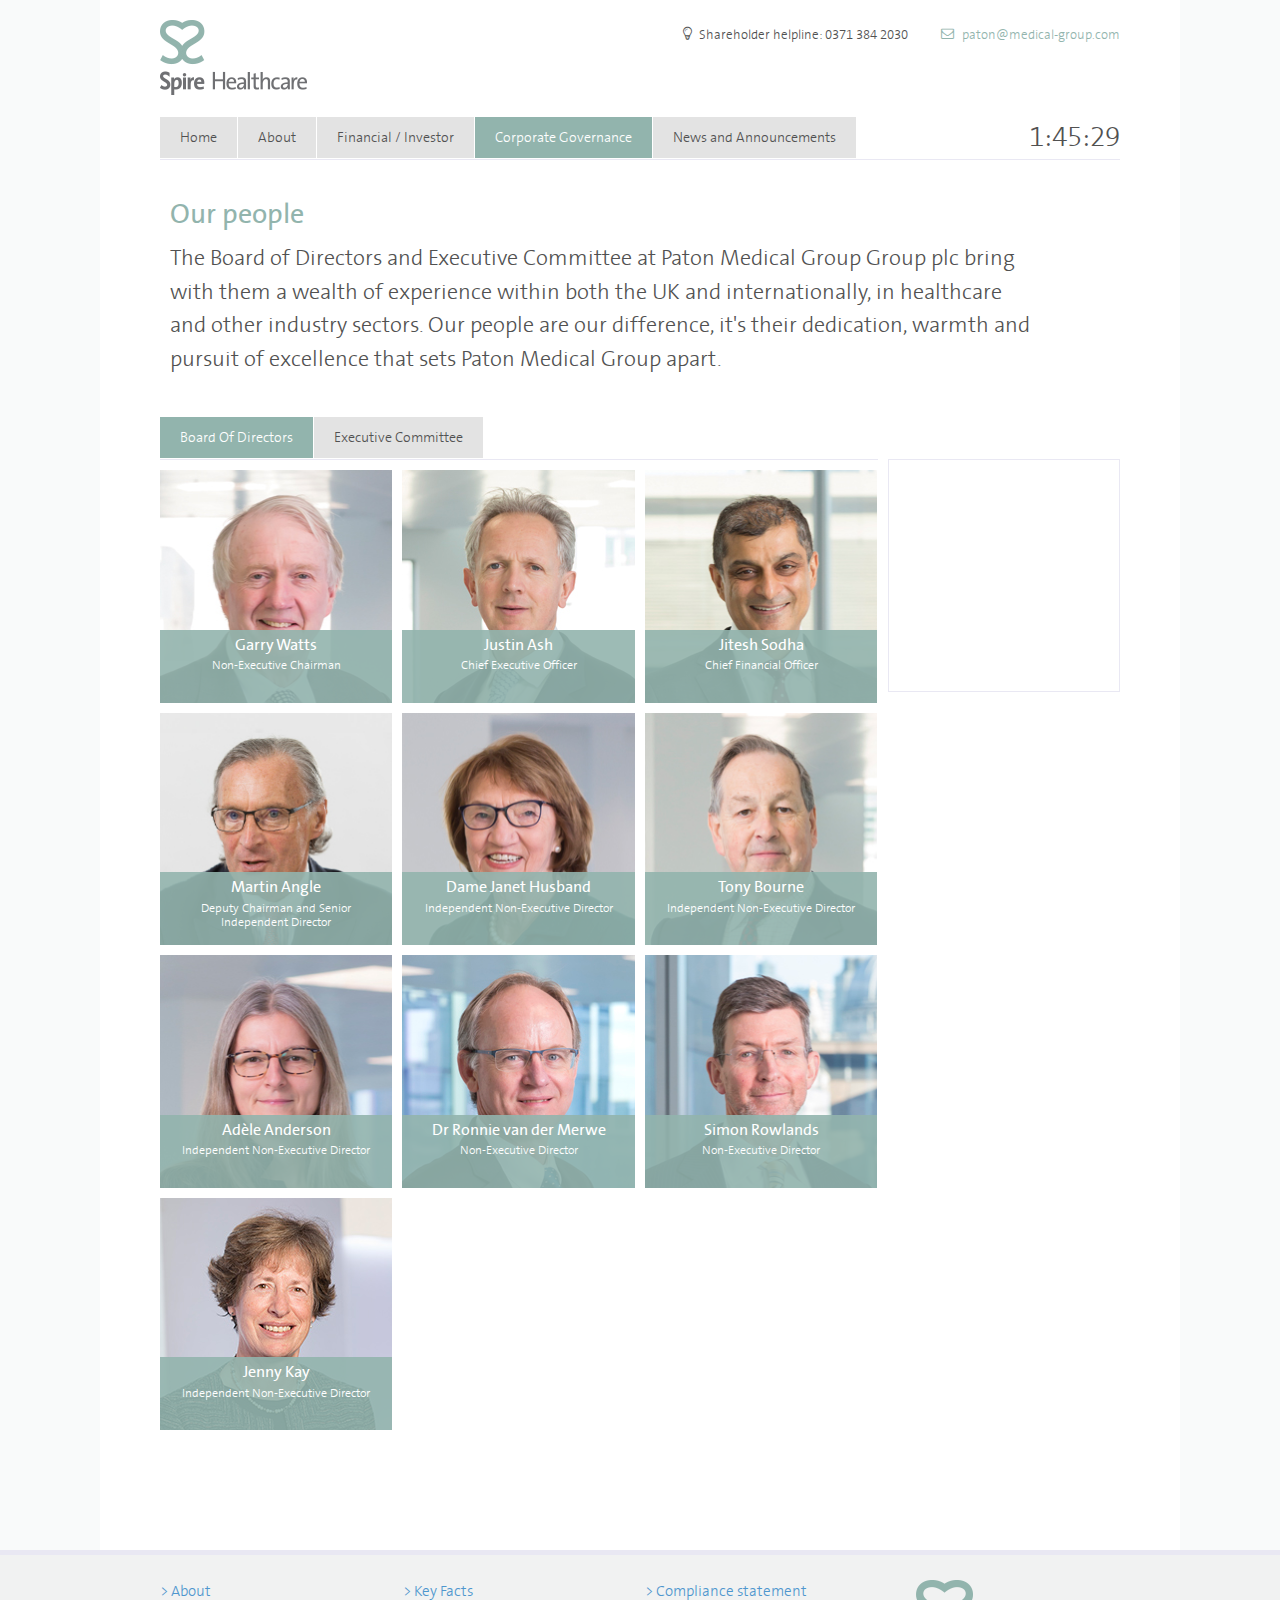
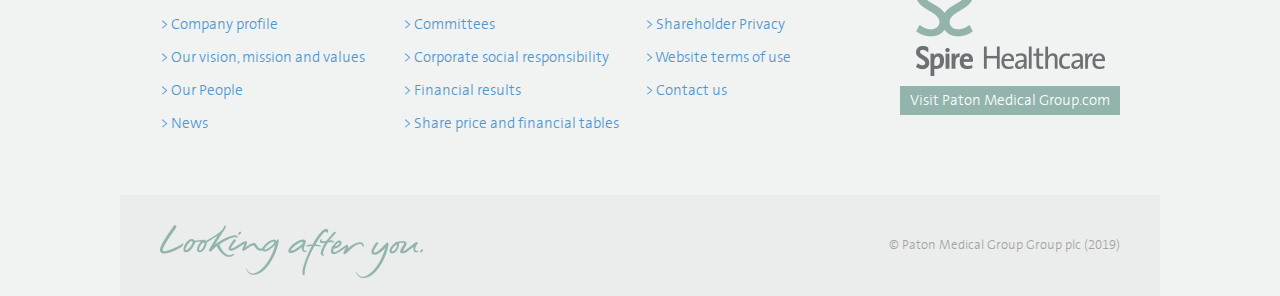
<file: ourPeople.html>
<!doctype html>
<!--[if lt IE 7]> <html class="no-js ie6 oldie" lang="en"> <![endif]-->
<!--[if IE 7]>    <html class="no-js ie7 oldie" lang="en"> <![endif]-->
<!--[if IE 8]>    <html class="no-js ie8 oldie" lang="en"> <![endif]-->
<!--[if gt IE 8]><!-->
<html class="no-js" lang="en">
 <!--<![endif]-->
<head>
    
<link rel="icon" type="image/png" href="favicon.ico">
<meta charset="utf-8">

<!--**REMOVE if compatibility mode defined on server side header**-->
<meta http-equiv="X-UA-Compatible" content="IE=edge,chrome=1">

<title>The board of directors | Paton Medical Group Group plc</title>
<meta name="description" content="The board of directors at Paton Medical Group Group plc bring with them a wealth of experience.">
<meta name="author" content>

<!--sets initial scale to 100% on mobile / tablets  - REMOVE if we're not doing a responsive layout-->
<meta name="viewport" content="width=device-width,initial-scale=1">
<link href="css/css.css" rel="stylesheet" type="text/css">
<link rel="stylesheet" href="css/style.css">
<!-- end CSS-->
<!--Full fat Modernizr - create a production version before deployment [http://modernizr.com/download/]-->
<script src="js/modernizr.js"></script>
<script src="js/respond.js"></script>

</head>
<body>
    <div id="container">
        <!--start of container-->
        
<header class="site-header">
    <h1 class="logo"><a href="/index.html"><img src="images/logo_1.png" alt></a></h1>
    <div class="header-contact">
        <span class="tel">Shareholder helpline: 0371 384 2030</span>
        <a class="email" href="mailto:paton@medical-group.com">
            paton@medical-group.com
        </a>
    </div>
    
<nav id="site-nav" class="site-nav" role="navigation">
    <ul>
                <li>

                    <a class href="/index.html">
                        Home
                    </a>

                        <ul>
                        </ul>
                </li>
                <li>

                    <a class href="#">
                        About
                    </a>

                        <ul>
                                        <li>
                                            <a href="/ourVisionMissionAndValues.html">
                                                Our vision, mission and values
                                            </a>
                                        </li>
                                        <li>
                                            <a href="/companyProfile.html">
                                                Company profile
                                            </a>
                                        </li>
                                        <li>
                                            <a href="/keyFacts.html">
                                                Key Facts
                                            </a>
                                        </li>
                                        <li>
                                            <a href="/corporateSocialResponsibility.html">
                                                Corporate social responsibility
                                            </a>
                                        </li>
                        </ul>
                </li>
                <li>

                    <a class href="#">
                        Financial / Investor
                    </a>

                        <ul>
                          <li>
                            <a href="/annualReports.html">
                                Annual Report 2019
                            </a>
                        </li>
                        <li>
                            <a href="/sharePriceAndFinancialTables.html">
                                Share price and financial tables
                            </a>
                        </li>
                        <li>
                            <a href="/analystConsensus.html">
                                Analyst consensus
                            </a>
                        </li>
                        </ul>
                </li>
                <li>

                    <a class="selected" href="#">
                        Corporate Governance
                    </a>

                        <ul>
                                        <li>
                                            <a href="/complianceStatement.html">
                                                Compliance statement
                                            </a>
                                        </li>
                                        <li>
                                            <a href="/ourPeople.html">
                                                Our People
                                            </a>
                                        </li>
                                        <li>
                                            <a href="/committees.html">
                                                Committees
                                            </a>
                                        </li>
                        </ul>
                </li>
                <li>

                    <a class href="#">
                        News and Announcements
                    </a>

                        <ul>
                                        <li>
                                            <a href="/newsAndAnnouncements.html">
                                                Email news alerts
                                            </a>
                                        </li>
                        </ul>
                </li>
        <li class="consumer"><div id="clock"></div></li>
    </ul>
</nav>
<div class="mobile-nav"></div>
</header>
        <div id="main" role="main">

            <!--**main content for this template**-->
            


<div class="landing-intro">
    <header>
        <h1 class="page-heading">Our people</h1>
        <h2 class="standfirst">The Board of Directors and Executive Committee at Paton Medical Group Group plc bring with them a wealth of experience within both the UK and internationally, in healthcare and other industry sectors. Our people are our difference, it's their dedication, warmth and pursuit of excellence that sets Paton Medical Group apart.</h2>
    </header>

    

</div>

<nav class="tabs">
    <ul>
            <li>
                <a class="selected" href="/corporate-governance/our-people/board-of-directors/">Board Of Directors</a>
            </li>
            <li>
                <a class href="/corporate-governance/our-people/executive-committee/">Executive Committee</a>
            </li>
    </ul>
</nav>


<div class="grid">

    <div class="grid__cell unit-3-4--desktop">

        <section class="person-grid">
            <div class="grid">
                    <div class="grid__cell unit-1-3--desktop unit-1-2">

                        <article class="person-box">
                            <a href="/corporate-governance/our-people/board-of-directors/garry-watts/" class="content">
                                <div class="image">
                                    <img src="images/garry_watts.jpg" alt>
                                </div>
                                <div class="text">
                                    <div class="name">Garry Watts</div>
                                    <div class="title">Non-Executive Chairman</div>
                                </div>
                            </a>
                        </article>

                    </div>
                    <div class="grid__cell unit-1-3--desktop unit-1-2">

                        <article class="person-box">
                            <a href="/corporate-governance/our-people/board-of-directors/justin-ash/" class="content">
                                <div class="image">
                                    <img src="images/justin_ash.jpg" alt>
                                </div>
                                <div class="text">
                                    <div class="name">Justin Ash</div>
                                    <div class="title">Chief Executive Officer</div>
                                </div>
                            </a>
                        </article>

                    </div>
                    <div class="grid__cell unit-1-3--desktop unit-1-2">

                        <article class="person-box">
                            <a href="/corporate-governance/our-people/board-of-directors/jitesh-sodha/" class="content">
                                <div class="image">
                                    <img src="images/jitesh_sodha.jpg" alt>
                                </div>
                                <div class="text">
                                    <div class="name">Jitesh Sodha</div>
                                    <div class="title">Chief Financial Officer</div>
                                </div>
                            </a>
                        </article>

                    </div>
                    <div class="grid__cell unit-1-3--desktop unit-1-2">

                        <article class="person-box">
                            <a href="/corporate-governance/our-people/board-of-directors/martin-angle/" class="content">
                                <div class="image">
                                    <img src="images/martin-angle.jpg" alt>
                                </div>
                                <div class="text">
                                    <div class="name">Martin Angle</div>
                                    <div class="title">Deputy Chairman and Senior Independent Director</div>
                                </div>
                            </a>
                        </article>

                    </div>
                    <div class="grid__cell unit-1-3--desktop unit-1-2">

                        <article class="person-box">
                            <a href="/corporate-governance/our-people/board-of-directors/dame-janet-husband/" class="content">
                                <div class="image">
                                    <img src="images/dame_janet_husband.jpg" alt>
                                </div>
                                <div class="text">
                                    <div class="name">Dame Janet Husband</div>
                                    <div class="title">Independent Non-Executive Director</div>
                                </div>
                            </a>
                        </article>

                    </div>
                    <div class="grid__cell unit-1-3--desktop unit-1-2">

                        <article class="person-box">
                            <a href="/corporate-governance/our-people/board-of-directors/tony-bourne/" class="content">
                                <div class="image">
                                    <img src="images/tony_bourne.jpg" alt>
                                </div>
                                <div class="text">
                                    <div class="name">Tony Bourne</div>
                                    <div class="title">Independent Non-Executive Director</div>
                                </div>
                            </a>
                        </article>

                    </div>
                    <div class="grid__cell unit-1-3--desktop unit-1-2">

                        <article class="person-box">
                            <a href="/corporate-governance/our-people/board-of-directors/ad&#232;le-anderson/" class="content">
                                <div class="image">
                                    <img src="images/adele_anderson.jpg" alt>
                                </div>
                                <div class="text">
                                    <div class="name">Ad&#232;le Anderson</div>
                                    <div class="title">Independent Non-Executive Director</div>
                                </div>
                            </a>
                        </article>

                    </div>
                    <div class="grid__cell unit-1-3--desktop unit-1-2">

                        <article class="person-box">
                            <a href="/corporate-governance/our-people/board-of-directors/dr-ronnie-van-der-merwe/" class="content">
                                <div class="image">
                                    <img src="images/ronnie_vdmerwe.jpg" alt>
                                </div>
                                <div class="text">
                                    <div class="name">Dr Ronnie van der Merwe</div>
                                    <div class="title">Non-Executive Director</div>
                                </div>
                            </a>
                        </article>

                    </div>
                    <div class="grid__cell unit-1-3--desktop unit-1-2">

                        <article class="person-box">
                            <a href="/corporate-governance/our-people/board-of-directors/simon-rowlands/" class="content">
                                <div class="image">
                                    <img src="images/simon_rowlands.jpg" alt>
                                </div>
                                <div class="text">
                                    <div class="name">Simon Rowlands</div>
                                    <div class="title">Non-Executive Director</div>
                                </div>
                            </a>
                        </article>

                    </div>
                    <div class="grid__cell unit-1-3--desktop unit-1-2">

                        <article class="person-box">
                            <a href="/corporate-governance/our-people/board-of-directors/jenny-kay/" class="content">
                                <div class="image">
                                    <img src="images/jenny_kay.jpg" alt>
                                </div>
                                <div class="text">
                                    <div class="name">Jenny Kay</div>
                                    <div class="title">Independent Non-Executive Director</div>
                                </div>
                            </a>
                        </article>

                    </div>
            </div>

        </section>

    </div>
    <div class="grid__cell unit-1-4--desktop">

        <div class="stock-box-small">
            <div class="stock-box-small">
    <div class="content">
        
       
    </div>
   
</div>
        </div>
    </div>

</div>




        </div><!--end of main content-->

    </div><!--end of container-->
    

<footer class="site-footer">
    <div class="inner-area">
        <div class="grid">
            <div class="grid__cell unit-1-4--desktop">
                <ul>

                        <li><a href="/ourVisionMissionAndValues.html">About</a></li>
                        <li><a href="/companyProfile.html">Company profile</a></li>
                        <li><a href="/ourVisionMissionAndValues.html">Our vision, mission and values</a></li>
                        <li><a href="/ourPeople.html">Our People</a></li>
                        <li><a href="/news-and-announcements/news/">News</a></li>
                </ul>
            </div>

            <div class="grid__cell unit-1-4--desktop">
                <ul>

                        <li><a href="/keyFacts.html">Key Facts</a></li>
                        <li><a href="/committees.html">Committees</a></li>
                        <li><a href="/corporateSocialResponsibility.html">Corporate social responsibility</a></li>
                        <li><a href="/financial-investor/reports-accounts-and-prospectus/financial-results/">Financial results</a></li>
                        <li><a href="/sharePriceAndFinancialTables.html">Share price and financial tables</a></li>
                </ul>
            </div>

            <div class="grid__cell unit-1-4--desktop">
                <ul>

                        <li><a href="/complianceStatement.html">Compliance statement</a></li>
                        <li><a href="/terms/shareholder-privacy/">Shareholder Privacy</a></li>
                        <li><a href="/terms/website-terms-of-use/">Website terms of use</a></li>
                        <li><a href="/contact-us/">Contact us</a></li>
                </ul>
            </div>

            <div class="grid__cell unit-1-4--desktop">
                <div class="invest">
                    <img src="images/logo.png" alt>
                    <a href="http://www.Paton Medical Group.com" target="_blank" class="button">Visit Paton Medical Group.com</a>
                </div>
            </div>
        </div>
    </div>
    <div class="footer-bar">
        <img class="tagline" src="images/looking-after-you.png" alt>
        <span class="copyright">
            © Paton Medical Group Group plc (2019)
        </span>
    </div>
</footer>


    <!-- javascript-->
    <script src="js/jquery.min.js"></script>
    <script>window.jQuery || document.write('<script src="/scripts/libs/jquery-1.11.0.min.js"><\/script>')</script>
    <script src="js/jquery.slicknav.min.js"></script>
    <script src="js/waypoints.min.js"></script>
    <script src="js/parsley.min.js"></script>
    <script src="js/jquery.bxslider-rahisified.min.js"></script>
    <script src="js/jquery.flexverticalcenter.js"></script>
    <script src="js/jquery.matchHeight-min.js"></script>
    <script src="js/script.js"></script>
    <!-- end scripts-->
    <script>
        (function (i, s, o, g, r, a, m) {
            i['GoogleAnalyticsObject'] = r; i[r] = i[r] || function () {
                (i[r].q = i[r].q || []).push(arguments)
            }, i[r].l = 1 * new Date(); a = s.createElement(o),
            m = s.getElementsByTagName(o)[0]; a.async = 1; a.src = g; m.parentNode.insertBefore(a, m)
        })(window, document, 'script', '//www.google-analytics.com/analytics.js', 'ga');

        ga('create', 'UA-52660463-1', 'auto');
        ga('send', 'pageview');

    </script>
</body>
</html>
</file>
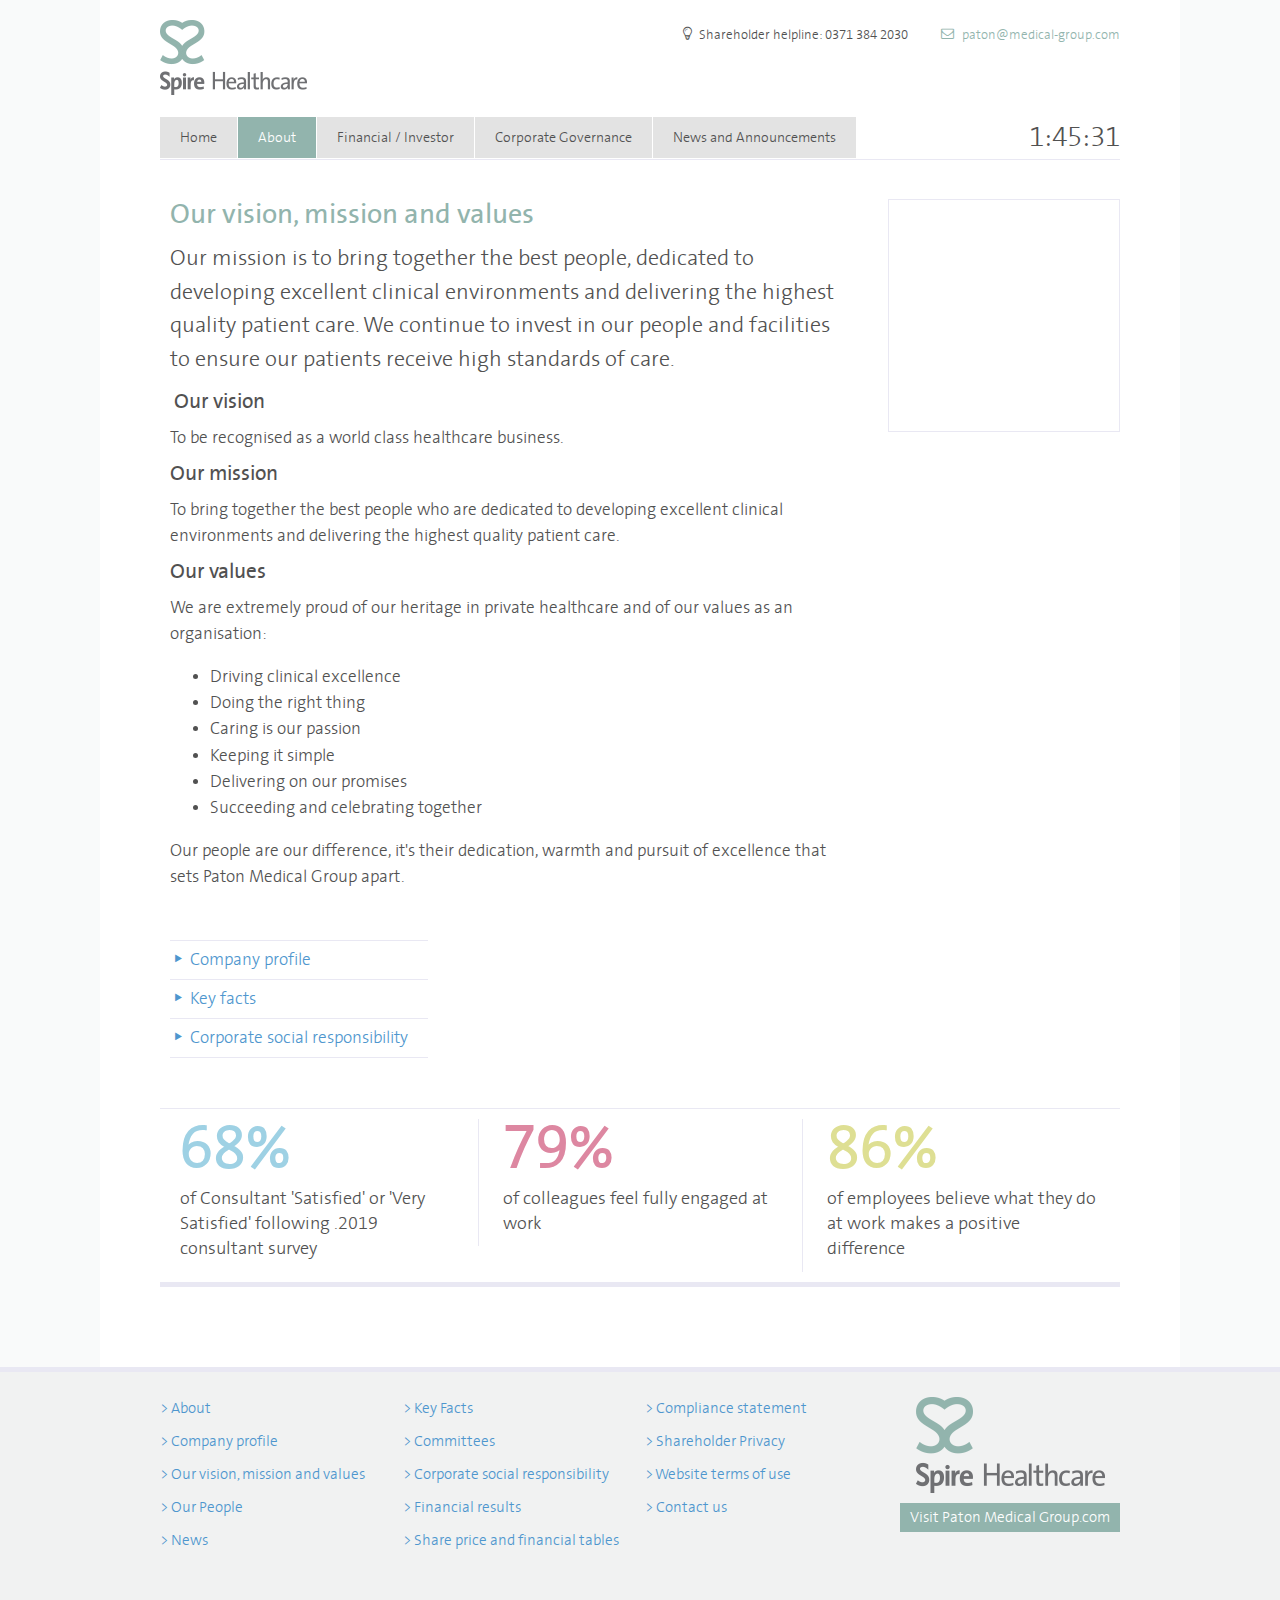
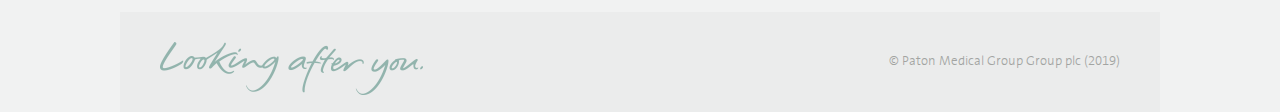
<file: ourVisionMissionAndValues.html>
<!doctype html>
<!--[if lt IE 7]> <html class="no-js ie6 oldie" lang="en"> <![endif]-->
<!--[if IE 7]>    <html class="no-js ie7 oldie" lang="en"> <![endif]-->
<!--[if IE 8]>    <html class="no-js ie8 oldie" lang="en"> <![endif]-->
<!--[if gt IE 8]><!-->
<html class="no-js" lang="en">
 <!--<![endif]-->
<head>
    
<link rel="icon" type="image/png" href="favicon.ico">
<meta charset="utf-8">

<!--**REMOVE if compatibility mode defined on server side header**-->
<meta http-equiv="X-UA-Compatible" content="IE=edge,chrome=1">

<title>Our vision, mission and values | Paton Medical Group Group plc</title>
<meta name="description" content="We are extremely proud of our heritage in private healthcare and of our values as an organisation. View our corporate vision, mission and values.">
<meta name="author" content>

<!--sets initial scale to 100% on mobile / tablets  - REMOVE if we're not doing a responsive layout-->
<meta name="viewport" content="width=device-width,initial-scale=1">
<link href="css/css.css" rel="stylesheet" type="text/css">
<link rel="stylesheet" href="css/style.css">
<!-- end CSS-->
<!--Full fat Modernizr - create a production version before deployment [http://modernizr.com/download/]-->
<script src="js/modernizr.js"></script>
<script src="js/respond.js"></script>

</head>
<body>
    <div id="container">
        <!--start of container-->
        
<header class="site-header">
    <h1 class="logo"><a href="/index.html"><img src="images/logo_1.png" alt></a></h1>
    <div class="header-contact">
        <span class="tel">Shareholder helpline: 0371 384 2030</span>
        <a class="email" href="mailto:paton@medical-group.com">
            paton@medical-group.com
        </a>
    </div>
    
<nav id="site-nav" class="site-nav" role="navigation">
    <ul>
                <li>

                    <a class href="/index.html">
                        Home
                    </a>

                        <ul>
                        </ul>
                </li>
                <li>

                    <a class="selected" href="#">
                        About
                    </a>

                        <ul>
                                        <li>
                                            <a href="/ourVisionMissionAndValues.html">
                                                Our vision, mission and values
                                            </a>
                                        </li>
                                        <li>
                                            <a href="/companyProfile.html">
                                                Company profile
                                            </a>
                                        </li>
                                        <li>
                                            <a href="/keyFacts.html">
                                                Key Facts
                                            </a>
                                        </li>
                                        <li>
                                            <a href="/corporateSocialResponsibility.html">
                                                Corporate social responsibility
                                            </a>
                                        </li>
                        </ul>
                </li>
                <li>

                    <a class href="#">
                        Financial / Investor
                    </a>

                        <ul>
                          <li>
                            <a href="/annualReports.html">
                                Annual Report 2019
                            </a>
                        </li>
                        <li>
                            <a href="/sharePriceAndFinancialTables.html">
                                Share price and financial tables
                            </a>
                        </li>
                        <li>
                            <a href="/analystConsensus.html">
                                Analyst consensus
                            </a>
                        </li>
                        </ul>
                </li>
                <li>

                    <a class href="#">
                        Corporate Governance
                    </a>

                        <ul>
                          <li>
                            <a href="/complianceStatement.html">
                                Compliance statement
                            </a>
                        </li>
                        <li>
                            <a href="/ourPeople.html">
                                Our People
                            </a>
                        </li>
                        <li>
                            <a href="/committees.html">
                                Committees
                            </a>
                        </li>
                        </ul>
                </li>
                <li>

                    <a class href="#">
                        News and Announcements
                    </a>

                        <ul>
                                        <li>
                                            <a href="/newsAndAnnouncements.html">
                                                Email news alerts
                                            </a>
                                        </li>
                        </ul>
                </li>
        <li class="consumer"><div id="clock"></div></li>
    </ul>
</nav>
<div class="mobile-nav"></div>
</header>
        <div id="main" role="main">

            <!--**main content for this template**-->
            


    <div class="grid">

        <div class="grid__cell unit-3-4--desktop">

            <article class="article-content">
                <header>
                    <h1 class="page-heading">Our vision, mission and values</h1>
                    <h2 class="standfirst">Our mission is to bring together the best people, dedicated to developing excellent clinical environments and delivering the highest quality patient care. We continue to invest in our people and facilities to ensure our patients receive high standards of care.</h2>
                </header>

                <p> <span class="sub-heading">Our vision</span></p>
<p>To be recognised as a world class healthcare business.</p>
<p><span class="sub-heading">Our mission</span></p>
<p>To bring together the best people who are dedicated to developing excellent clinical environments and delivering the highest quality patient care.</p>
<p><span class="sub-heading">Our values</span></p>
<p>We are extremely proud of our heritage in private healthcare and of our values as an organisation:</p>
<ul>
<li>Driving clinical excellence</li>
<li>Doing the right thing</li>
<li>Caring is our passion</li>
<li>Keeping it simple</li>
<li>Delivering on our promises</li>
<li>Succeeding and celebrating together</li>
</ul>
<p>Our people are our difference, it's their dedication, warmth and pursuit of excellence that sets Paton Medical Group apart.</p>

                
                <footer>
                    <nav class="article-footer-nav">
                        <ul>
                                    <li><a href="/companyProfile.html">Company profile</a></li>
                                    <li><a href="/keyFacts.html">Key facts</a></li>
                                    <li><a href="/corporateSocialResponsibility.html">Corporate social responsibility</a></li>
                                                    </ul>
                    </nav>
                </footer>

            </article>
        </div>
        <div class="grid__cell unit-1-4--desktop">
            <div class="stock-box-small">
    <div class="content">
        
       
    </div>
   
</div>
        </div>

    </div>



<section class="stats-grid">

    <div class="grid">
        <div class="grid__cell unit-1-3--desktop">
            <div class="stat">
                <div class="count lightblue">68%</div>
                <div class="description">of Consultant &#39;Satisfied&#39; or &#39;Very Satisfied&#39; following .2019 consultant survey</div>
            </div>

        </div>
        <div class="grid__cell unit-1-3--desktop">
            <div class="stat">
                <div class="count pink">79%</div>
                <div class="description">of colleagues feel fully engaged at work</div>
            </div>
        </div>
        <div class="grid__cell unit-1-3--desktop">
            <div class="stat">
                <div class="count yellow">86%</div>
                <div class="description">of employees believe what they do at work makes a positive difference</div>
            </div>
        </div>
    </div>

</section>




        </div><!--end of main content-->

    </div><!--end of container-->
    

<footer class="site-footer">
    <div class="inner-area">
        <div class="grid">
            <div class="grid__cell unit-1-4--desktop">
                <ul>

                        <li><a href="/ourVisionMissionAndValues.html">About</a></li>
                        <li><a href="/companyProfile.html">Company profile</a></li>
                        <li><a href="/ourVisionMissionAndValues.html">Our vision, mission and values</a></li>
                        <li><a href="/ourPeople.html">Our People</a></li>
                        <li><a href="/news-and-announcements/news/">News</a></li>
                </ul>
            </div>

            <div class="grid__cell unit-1-4--desktop">
                <ul>

                        <li><a href="/keyFacts.html">Key Facts</a></li>
                        <li><a href="/committees.html">Committees</a></li>
                        <li><a href="/corporateSocialResponsibility.html">Corporate social responsibility</a></li>
                        <li><a href="/financial-investor/reports-accounts-and-prospectus/financial-results/">Financial results</a></li>
                        <li><a href="/sharePriceAndFinancialTables.html">Share price and financial tables</a></li>
                </ul>
            </div>

            <div class="grid__cell unit-1-4--desktop">
                <ul>

                        <li><a href="/complianceStatement.html">Compliance statement</a></li>
                        <li><a href="/terms/shareholder-privacy/">Shareholder Privacy</a></li>
                        <li><a href="/terms/website-terms-of-use/">Website terms of use</a></li>
                        <li><a href="/contact-us/">Contact us</a></li>
                </ul>
            </div>

            <div class="grid__cell unit-1-4--desktop">
                <div class="invest">
                    <img src="images/logo.png" alt>
                    <a href="http://www.Paton Medical Group.com" target="_blank" class="button">Visit Paton Medical Group.com</a>
                </div>
            </div>
        </div>
    </div>
    <div class="footer-bar">
        <img class="tagline" src="images/looking-after-you.png" alt>
        <span class="copyright">
            © Paton Medical Group Group plc (2019)
        </span>
    </div>
</footer>


    <!-- javascript-->
    <script src="js/jquery.min.js"></script>
    <script>window.jQuery || document.write('<script src="/scripts/libs/jquery-1.11.0.min.js"><\/script>')</script>
    <script src="js/jquery.slicknav.min.js"></script>
    <script src="js/waypoints.min.js"></script>
    <script src="js/parsley.min.js"></script>
    <script src="js/jquery.bxslider-rahisified.min.js"></script>
    <script src="js/jquery.flexverticalcenter.js"></script>
    <script src="js/jquery.matchHeight-min.js"></script>
    <script src="js/script.js"></script>
    <!-- end scripts-->
    <script>
        (function (i, s, o, g, r, a, m) {
            i['GoogleAnalyticsObject'] = r; i[r] = i[r] || function () {
                (i[r].q = i[r].q || []).push(arguments)
            }, i[r].l = 1 * new Date(); a = s.createElement(o),
            m = s.getElementsByTagName(o)[0]; a.async = 1; a.src = g; m.parentNode.insertBefore(a, m)
        })(window, document, 'script', '//www.google-analytics.com/analytics.js', 'ga');

        ga('create', 'UA-52660463-1', 'auto');
        ga('send', 'pageview');

    </script>
</body>
</html>
</file>
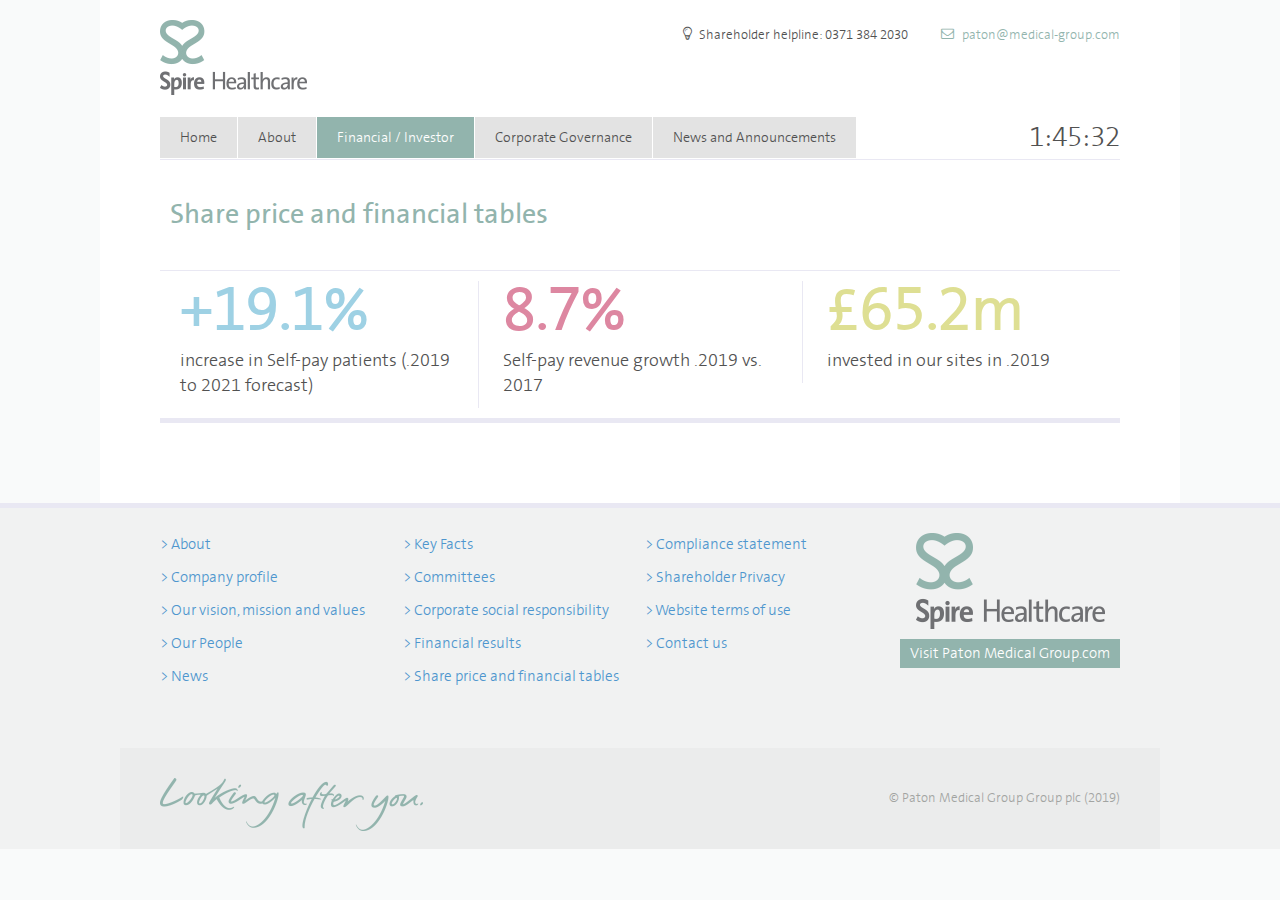
<file: sharePriceAndFinancialTables.html>
<!doctype html>
<!--[if lt IE 7]> <html class="no-js ie6 oldie" lang="en"> <![endif]-->
<!--[if IE 7]>    <html class="no-js ie7 oldie" lang="en"> <![endif]-->
<!--[if IE 8]>    <html class="no-js ie8 oldie" lang="en"> <![endif]-->
<!--[if gt IE 8]><!-->
<html class="no-js" lang="en">
 <!--<![endif]-->
<head>
    
<link rel="icon" type="image/png" href="favicon.ico">
<meta charset="utf-8">

<!--**REMOVE if compatibility mode defined on server side header**-->
<meta http-equiv="X-UA-Compatible" content="IE=edge,chrome=1">

<title>Share price and financial tables | Paton Medical Group Group plc</title>
<meta name="description" content="Find out the latest share price for Paton Medical Group Group plc from the London Stock Exchange.">
<meta name="author" content>

<!--sets initial scale to 100% on mobile / tablets  - REMOVE if we're not doing a responsive layout-->
<meta name="viewport" content="width=device-width,initial-scale=1">
<link href="css/css.css" rel="stylesheet" type="text/css">
<link rel="stylesheet" href="css/style.css">
<!-- end CSS-->
<!--Full fat Modernizr - create a production version before deployment [http://modernizr.com/download/]-->
<script src="js/modernizr.js"></script>
<script src="js/respond.js"></script>

</head>
<body>
    <div id="container">
        <!--start of container-->
        
<header class="site-header">
    <h1 class="logo"><a href="/index.html"><img src="images/logo_1.png" alt></a></h1>
    <div class="header-contact">
        <span class="tel">Shareholder helpline: 0371 384 2030</span>
        <a class="email" href="mailto:paton@medical-group.com">
            paton@medical-group.com
        </a>
    </div>
    
<nav id="site-nav" class="site-nav" role="navigation">
    <ul>
                <li>

                    <a class href="/index.html">
                        Home
                    </a>

                        <ul>
                        </ul>
                </li>
                <li>

                    <a class href="#">
                        About
                    </a>

                        <ul>
                                        <li>
                                            <a href="/ourVisionMissionAndValues.html">
                                                Our vision, mission and values
                                            </a>
                                        </li>
                                        <li>
                                            <a href="/companyProfile.html">
                                                Company profile
                                            </a>
                                        </li>
                                        <li>
                                            <a href="/keyFacts.html">
                                                Key Facts
                                            </a>
                                        </li>
                                        <li>
                                            <a href="/corporateSocialResponsibility.html">
                                                Corporate social responsibility
                                            </a>
                                        </li>
                        </ul>
                </li>
                <li>

                    <a class="selected" href="#">
                        Financial / Investor
                    </a>

                        <ul>
                          <li>
                            <a href="/annualReports.html">
                                Annual Report 2019
                            </a>
                        </li>
                        <li>
                            <a href="/sharePriceAndFinancialTables.html">
                                Share price and financial tables
                            </a>
                        </li>
                        <li>
                            <a href="/analystConsensus.html">
                                Analyst consensus
                            </a>
                        </li>
                        </ul>
                </li>
                <li>

                    <a class href="#">
                        Corporate Governance
                    </a>

                        <ul>
                          <li>
                            <a href="/complianceStatement.html">
                                Compliance statement
                            </a>
                        </li>
                        <li>
                            <a href="/ourPeople.html">
                                Our People
                            </a>
                        </li>
                        <li>
                            <a href="/committees.html">
                                Committees
                            </a>
                        </li>
                        </ul>
                </li>
                <li>

                    <a class href="#">
                        News and Announcements
                    </a>

                        <ul>
                                        <li>
                                            <a href="/newsAndAnnouncements.html">
                                                Email news alerts
                                            </a>
                                        </li>
                        </ul>
                </li>
        <li class="consumer"><div id="clock"></div></li>
    </ul>
</nav>
<div class="mobile-nav"></div>
</header>
        <div id="main" role="main">

            <!--**main content for this template**-->
            



<div class="landing-intro">
    <header>
        <h1 class="page-heading">Share price and financial tables</h1>
        <h2 class="standfirst"></h2>
    </header>
</div>



<section class="stats-grid">

    <div class="grid">
        <div class="grid__cell unit-1-3--desktop">
            <div class="stat">
                <div class="count lightblue">+19.1%</div>
                <div class="description">increase in Self-pay patients (.2019 to 2021 forecast)</div>
            </div>

        </div>
        <div class="grid__cell unit-1-3--desktop">
            <div class="stat">
                <div class="count pink">8.7%</div>
                <div class="description">Self-pay revenue growth .2019 vs. 2017</div>
            </div>
        </div>
        <div class="grid__cell unit-1-3--desktop">
            <div class="stat">
                <div class="count yellow">&#163;65.2m</div>
                <div class="description">invested in our sites in .2019</div>
            </div>
        </div>
    </div>

</section>




        </div><!--end of main content-->

    </div><!--end of container-->
    

<footer class="site-footer">
    <div class="inner-area">
        <div class="grid">
            <div class="grid__cell unit-1-4--desktop">
                <ul>

                        <li><a href="/ourVisionMissionAndValues.html">About</a></li>
                        <li><a href="/companyProfile.html">Company profile</a></li>
                        <li><a href="/ourVisionMissionAndValues.html">Our vision, mission and values</a></li>
                        <li><a href="/ourPeople.html">Our People</a></li>
                        <li><a href="/news-and-announcements/news/">News</a></li>
                </ul>
            </div>

            <div class="grid__cell unit-1-4--desktop">
                <ul>

                        <li><a href="/keyFacts.html">Key Facts</a></li>
                        <li><a href="/committees.html">Committees</a></li>
                        <li><a href="/corporateSocialResponsibility.html">Corporate social responsibility</a></li>
                        <li><a href="/financial-investor/reports-accounts-and-prospectus/financial-results/">Financial results</a></li>
                        <li><a href="/sharePriceAndFinancialTables.html">Share price and financial tables</a></li>
                </ul>
            </div>

            <div class="grid__cell unit-1-4--desktop">
                <ul>

                        <li><a href="/complianceStatement.html">Compliance statement</a></li>
                        <li><a href="/terms/shareholder-privacy/">Shareholder Privacy</a></li>
                        <li><a href="/terms/website-terms-of-use/">Website terms of use</a></li>
                        <li><a href="/contact-us/">Contact us</a></li>
                </ul>
            </div>

            <div class="grid__cell unit-1-4--desktop">
                <div class="invest">
                    <img src="images/logo.png" alt>
                    <a href="http://www.Paton Medical Group.com" target="_blank" class="button">Visit Paton Medical Group.com</a>
                </div>
            </div>
        </div>
    </div>
    <div class="footer-bar">
        <img class="tagline" src="images/looking-after-you.png" alt>
        <span class="copyright">
            © Paton Medical Group Group plc (2019)
        </span>
    </div>
</footer>


    <!-- javascript-->
    <script src="js/jquery.min.js"></script>
    <script>window.jQuery || document.write('<script src="/scripts/libs/jquery-1.11.0.min.js"><\/script>')</script>
    <script src="js/jquery.slicknav.min.js"></script>
    <script src="js/waypoints.min.js"></script>
    <script src="js/parsley.min.js"></script>
    <script src="js/jquery.bxslider-rahisified.min.js"></script>
    <script src="js/jquery.flexverticalcenter.js"></script>
    <script src="js/jquery.matchHeight-min.js"></script>
    <script src="js/script.js"></script>
    <!-- end scripts-->
    <script>
        (function (i, s, o, g, r, a, m) {
            i['GoogleAnalyticsObject'] = r; i[r] = i[r] || function () {
                (i[r].q = i[r].q || []).push(arguments)
            }, i[r].l = 1 * new Date(); a = s.createElement(o),
            m = s.getElementsByTagName(o)[0]; a.async = 1; a.src = g; m.parentNode.insertBefore(a, m)
        })(window, document, 'script', '//www.google-analytics.com/analytics.js', 'ga');

        ga('create', 'UA-52660463-1', 'auto');
        ga('send', 'pageview');

    </script>
</body>
</html>
</file>
<file: css/css.css>
@font-face {
  font-family: 'Open Sans';
  font-style: normal;
  font-weight: 400;
  src: local('Open Sans Regular'), local('OpenSans-Regular'), url(../fonts/mem8YaGs126MiZpBA-UFVZ0e.ttf) format('truetype');
}
@font-face {
  font-family: 'Open Sans';
  font-style: normal;
  font-weight: 700;
  src: local('Open Sans Bold'), local('OpenSans-Bold'), url(../fonts/mem5YaGs126MiZpBA-UN7rgOUuhs.ttf) format('truetype');
}
</file>
<file: css/style.css>
.clearfix:after, .footer-boxes .box:after { visibility: hidden; display: block; font-size: 0; content: " "; clear: both; height: 0; }

.clearfix, .footer-boxes .box { display: inline-block; }

/* start commented backslash hack \*/
* html .clearfix, * html .footer-boxes .box, .footer-boxes * html .box { height: 1%; }

.clearfix, .footer-boxes .box { display: block; }

/* close commented backslash hack */
article, aside, details, figcaption, figure, footer, header, hgroup, main, nav, section, summary { display: block; }

audio, canvas, video { display: inline-block; }

audio:not([controls]) { display: none; height: 0; }

[hidden], template { display: none; }

html { font-family: sans-serif; /* 1 */ -ms-text-size-adjust: 100%; /* 2 */ -webkit-text-size-adjust: 100%; /* 2 */ }

body { margin: 0; }

a { background: transparent; }

/** Address `outline` inconsistency between Chrome and other browsers. */
a:focus { outline: thin dotted; }

/** Improve readability when focused and also mouse hovered in all browsers. */
a:active, a:hover { outline: 0; }

h1 { font-size: 2em; margin: 0.67em 0; }

abbr[title] { border-bottom: 1px dotted; }

b, strong { font-weight: bold; }

dfn { font-style: italic; }

hr { -moz-box-sizing: content-box; box-sizing: content-box; height: 0; }

mark { background: #ff0; color: #000; }

code, kbd, pre, samp { font-family: monospace, serif; font-size: 1em; }

pre { white-space: pre-wrap; }

q { quotes: "\201C" "\201D" "\2018" "\2019"; }

small { font-size: 80%; }

sub, sup { font-size: 75%; line-height: 0; position: relative; vertical-align: baseline; }

sup { top: -0.5em; }

sub { bottom: -0.25em; }

img { border: 0; }

svg:not(:root) { overflow: hidden; }

figure { margin: 0; }

fieldset { border: 1px solid #c0c0c0; margin: 0 2px; padding: 0.35em 0.625em 0.75em; }

legend { border: 0; /* 1 */ padding: 0; /* 2 */ }

button, input, select, textarea { font-family: inherit; /* 1 */ font-size: 100%; /* 2 */ margin: 0; /* 3 */ }

button, input { line-height: normal; }

button, select { text-transform: none; }

button, html input[type="button"], input[type="reset"], input[type="submit"] { -webkit-appearance: button; /* 2 */ cursor: pointer; /* 3 */ }

button[disabled], html input[disabled] { cursor: default; }

input[type="checkbox"], input[type="radio"] { box-sizing: border-box; /* 1 */ padding: 0; /* 2 */ }

input[type="search"] { -webkit-appearance: textfield; /* 1 */ -moz-box-sizing: content-box; -webkit-box-sizing: content-box; /* 2 */ box-sizing: content-box; }

input[type="search"]::-webkit-search-cancel-button, input[type="search"]::-webkit-search-decoration { -webkit-appearance: none; }

button::-moz-focus-inner, input::-moz-focus-inner { border: 0; padding: 0; }

textarea { overflow: auto; /* 1 */ vertical-align: top; /* 2 */ }

table { border-collapse: collapse; border-spacing: 0; }

@font-face { font-family: 'thesans_spire_lightregular'; src: url("../fonts/tssptt3_-webfont.eot"); src: url("../fonts/tssptt3_-webfont.eot#iefix") format("embedded-opentype"), url("../fonts/tssptt3_-webfont.woff") format("woff"), url("../fonts/tssptt3_-webfont.ttf") format("truetype"), url("../fonts/tssptt3_-webfont.svg#thesans_spire_lightregular") format("svg"); font-weight: normal; font-style: normal; }
@font-face { font-family: 'thesans_spireregular'; src: url("../fonts/tssptt5_-webfont.eot"); src: url("../fonts/tssptt5_-webfont.eot#iefix") format("embedded-opentype"), url("../fonts/tssptt5_-webfont.woff") format("woff"), url("../fonts/tssptt5_-webfont.ttf") format("truetype"), url("../fonts/tssptt5_-webfont.svg#thesans_spireregular") format("svg"); font-weight: normal; font-style: normal; }
body, h2, .standfirst, .intro p, .site-header .header-contact .tel, .filter-page-header .header-contact .tel, .stat .count, .report-box .year, .event .date { font-family: "thesans_spire_lightregular", sans-serif; font-weight: normal; }

h1, .page-heading, h3, .sub-heading, .landing-link .heading, .person-box .name { font-family: "thesans_spireregular", sans-serif; font-weight: normal; }

html { font-size: 17px; color: #515151; }

body { line-height: 1.53333; }

a { color: #92b4ad; text-decoration: none; }

.button { background: #92b4ad; color: #fff; text-decoration: none; display: inline-block; padding: 3px 10px; }

.blue { color: #4e96ce; }

.lightblue { color: #9ed1e4; }

.pink { color: #dd87a1; }

.yellow { color: #dedf93; }

.small { font-size: 12px; font-size: 0.70588rem; }

p { margin: 0 0 0.5em 0; }

body { font-size: 13px; font-size: 0.76471rem; }
@media (min-width: 768px) { body { font-size: 1rem; } }

h1, .page-heading { color: #92b4ad; font-size: 20px; font-size: 1.17647rem; margin: 0 0 0.42857em 0; line-height: 1.1; }
@media (min-width: 600px) { h1, .page-heading { font-size: 28px; font-size: 1.64706rem; } }

h2, .standfirst, .intro p { font-weight: normal; margin: 0 0 0.5em 0; font-size: 15px; font-size: 0.88235rem; }
@media (min-width: 600px) { h2, .standfirst, .intro p { font-size: 22px; font-size: 1.29412rem; } }

h3, .sub-heading { font-size: 16px; font-size: 0.94118rem; margin: 0 0 0.5em 0; line-height: 1.375; }
@media (min-width: 600px) { h3, .sub-heading { font-size: 21px; font-size: 1.23529rem; } }

.cta { color: #4e96ce; }
.cta:after { content: ' >'; }

@font-face { font-family: 'spireicons'; src: url("../fonts/spireicons.eot"); src: url("../fonts/spireicons_1.eot#iefix-c99yyg") format("embedded-opentype"), url("../fonts/spireicons.woff") format("woff"), url("../fonts/spireicons.ttf") format("truetype"), url("../fonts/spireicons.svg#spireicons") format("svg"); font-weight: normal; font-style: normal; }
.icon-news:before, .event.news .date:before, .icon-event:before, .event .date:before, .icon-presentation:before, .event.presentation .date:before, .icon-mail:before, .site-header .header-contact .email:before, .filter-page-header .header-contact .email:before, .icon-bulb:before, .site-header .header-contact .tel:before, .filter-page-header .header-contact .tel:before, .icon-arrow-left:before, .icon-arrow-down:before, .slicknav_open .slicknav_arrow:before, .icon-arrow-up:before, .icon-arrow-right:before, .slicknav_arrow:before, .icon-arrow-left2:before, .icon-arrow-down2:before, .icon-arrow-up2:before, .icon-arrow-right2:before, .icon-arrow-left3:before, .icon-arrow-down3:before, .icon-arrow-up3:before, .icon-arrow-right3:before, .landing-link:before, .icon-arrow-left4:before, .icon-arrow-down4:before, .icon-arrow-up4:before, .icon-arrow-right4:before, .article-footer-nav a:before { font-family: 'spireicons'; speak: none; font-style: normal; font-weight: normal; font-variant: normal; text-transform: none; line-height: 1; /* Better Font Rendering =========== */ -webkit-font-smoothing: antialiased; -moz-osx-font-smoothing: grayscale; }

.icon-news:before, .event.news .date:before { content: "\e600"; }

.icon-event:before, .event .date:before { content: "\e601"; }

.icon-presentation:before, .event.presentation .date:before { content: "\e602"; }

.icon-mail:before, .site-header .header-contact .email:before, .filter-page-header .header-contact .email:before { content: "\f003"; }

.icon-bulb:before, .site-header .header-contact .tel:before, .filter-page-header .header-contact .tel:before { content: "\e603"; }

.icon-arrow-left:before { content: "\e604"; }

.icon-arrow-down:before, .slicknav_open .slicknav_arrow:before { content: "\e605"; }

.icon-arrow-up:before { content: "\e606"; }

.icon-arrow-right:before, .slicknav_arrow:before { content: "\e607"; }

.icon-arrow-left2:before { content: "\e608"; }

.icon-arrow-down2:before { content: "\e609"; }

.icon-arrow-up2:before { content: "\e60a"; }

.icon-arrow-right2:before { content: "\e60b"; }

.icon-arrow-left3:before { content: "\e60c"; }

.icon-arrow-down3:before { content: "\e60d"; }

.icon-arrow-up3:before { content: "\e60e"; }

.icon-arrow-right3:before, .landing-link:before { content: "\e60f"; }

.icon-arrow-left4:before { content: "\e610"; }

.icon-arrow-down4:before { content: "\e611"; }

.icon-arrow-up4:before { content: "\e612"; }

.icon-arrow-right4:before, .article-footer-nav a:before { content: "\e613"; }

.icons-sprite, .event .add-calender .icon-ical, .event .add-calender .icon-outlook, .event .add-calender .icon-google { background-image: url('../images/icons-sbbcca1869c.png'); background-repeat: no-repeat; }

/* ========================================================================== Grid ========================================================================== */
/* Example uses:  <div class="grid"> <div class="grid__cell unit-1-2"></div> <div class="grid__cell unit-1-2"></div> <div class="grid__cell unit-1-3"></div> <div class="grid__cell unit-1-3"></div> </div>  <div class="grid grid--center"> <div class="grid__cell unit-1-3"></div> <div class="grid__cell unit-1-3"></div> </div> */
/* Grid core ========================================================================== */
/** Grid container Must only contain `.grid` or `.grid__cell` components as children.  1. Adjustment for child element margins. 2. Ensure consistent default alignment/ 3. Remove inter-unit whitespace that appears between `inline-block` child elements. Work for all non-monospace font-families.  If you're using a monospace base font, you will need to set the `grid` font-family to `sans-serif` and then redeclare the monospace font on the `grid__cell` objects. 4. Protect against WebKit bug with optimizelegibility. */
.grid { display: block; padding: 0; margin: 0 -5px; /* 1 */ text-align: left; /* 2 */ letter-spacing: -0.31em; /* 3 */ text-rendering: optimizespeed; /* 4 */ }

/** Opera hack */
.opera:-o-prefocus, .grid { word-spacing: -0.43em; /* 3 */ }

/** Child `grid` object adjustments Used for more complex fixed-fluid hybrid grids. */
.grid > .grid { overflow: hidden; margin-right: 0; margin-left: 0; }

/** Grid units No explicit width by default. Apply `.unit-x-y` classes.  1. Fundamentals of the non-float grid layout mechanism. 2. Apply grid gutter. 3. Controls vertical positioning of units. 4. Keeps content correctly aligned with the grid direction. 5. Reset text defaults. */
.grid__cell { -moz-box-sizing: border-box; box-sizing: border-box; width: 100%; display: inline-block; /* 1 */ margin: 0; padding: 0 5px; /* 2 */ vertical-align: top; /* 3 */ text-align: left; /* 4 */ letter-spacing: normal; /* 5 */ word-spacing: normal; /* 5 */ text-rendering: auto; /* 5 */ }

/* Proportional units ========================================================================== */
/* Specify the proportional width of an object. Primarily for, but not limited to, use with `.grid__cell` components. Intentional redundancy build into each set of unit classes. */
.unit-1-2, .unit-3-6, .unit-6-12, .unit-2-4 { width: 50%; }

.unit-1-3, .unit-2-6, .unit-4-12 { width: 33.33333%; }

.unit-2-3, .unit-4-6, .unit-8-12 { width: 66.66667%; }

.unit-1-6, .unit-2-12 { width: 16.66667%; }

.unit-5-6, .unit-10-12 { width: 83.33333%; }

.unit-1-12 { width: 8.33333%; }

.unit-3-12 { width: 25%; }

.unit-5-12 { width: 41.66667%; }

.unit-7-12 { width: 58.33333%; }

.unit-9-12 { width: 75%; }

.unit-11-12 { width: 91.66667%; }

/* Grid modifiers ========================================================================== */
/** Modifier: horizontally center all grid units Allows for automatic unit centering irrespective of the number of units in the grid. */
.grid--center { text-align: center; }

/** Modifier: align horizontally all grid units to the left */
.grid--left { text-align: left; }

/** Modifier: align horizontally all grid units to the right */
.grid--right { text-align: right; }

/* Grid cell modifiers ========================================================================== */
/** Modifier: horizontally center one unit Set a specific unit to be horizontally centered. Doesn't affect any other units. Can still contain a child `grid` object. */
.grid__cell--center { display: block; margin: 0 auto; }

/** Modifier: align horizontally one unit to the left Set a specific unit to be horizontally on the left. Doesn't affect any other units. Can still contain a child `grid` object. */
.grid__cell--left { display: block; margin-right: auto; }

/** Modifier: align horizontally one unit to the right Set a specific unit to be horizontally on the right. Doesn't affect any other units. Can still contain a child `grid` object. */
.grid__cell--right { display: block; margin-left: auto; }

/* Proportional units ========================================================================== */
/* Specify the proportional width of an object. Primarily for, but not limited to, use with `.grid__cell` components. Intentional redundancy build into each set of unit classes. */
.unit-1-2, .unit-3-6, .unit-6-12, .unit-2-4 { width: 50%; }

.unit-1-4 { width: 25%; }

.unit-3-4 { width: 75%; }

@media (min-width: 768px) { /* Proportional units ========================================================================== */
  /* Specify the proportional width of an object. Primarily for, but not limited to, use with `.grid__cell` components. Intentional redundancy build into each set of unit classes. */
  .unit-1-1--desktop { width: 100%; }
  .unit-0-1--desktop { width: 0%; }
  .unit-1-2--desktop, .unit-2-4--desktop, .unit-3-6--desktop { width: 50%; }
  .unit-1-4--desktop { width: 25%; }
  .unit-3-4--desktop { width: 75%; }
  .unit-1-3--desktop, .unit-2-6--desktop { width: 33.33333%; }
  .unit-2-3--desktop, .unit-4-6--desktop { width: 66.66667%; }
  .unit-1-6--desktop { width: 16.66667%; }
  .unit-5-6--desktop { width: 83.33333%; } }
@media (min-width: 480px) { /* Proportional units ========================================================================== */
  /* Specify the proportional width of an object. Primarily for, but not limited to, use with `.grid__cell` components. Intentional redundancy build into each set of unit classes. */
  .unit-1-2--tablet { width: 50%; }
  .unit-1-3--tablet { width: 33.33333%; }
  .unit-2-3--tablet { width: 66.66667%; } }
.grid img { max-width: 100%; height: auto; }

body { background: #f9fafa; }
body.filter-page { background: #fff; }

#container { background: #fff; max-width: 1080px; margin: 0 auto; padding: 0 0 50px 0; }

.site-header, .filter-page-header, #main, .inner-area { max-width: 960px; margin: 0 auto; padding: 0 5px; }
@media (min-width: 960px) { .site-header, .filter-page-header, #main, .inner-area { padding: 0; } }

.site-header, .filter-page-header { margin-bottom: 39px; border-bottom: 1px solid #e9e8f3; padding: 10px 0 0 0; position: relative; z-index: 99; }
.filter-page .site-header, .filter-page .filter-page-header { padding-bottom: 20px; margin-bottom: 20px; }
@media (min-width: 960px) { .site-header, .filter-page-header { padding: 20px 0 0 0; } }
.site-header .logo, .filter-page-header .logo { width: 120px; margin: 0 0 0 5px; }
.site-header .logo img, .filter-page-header .logo img { max-width: 100%; }
@media (min-width: 600px) { .site-header .logo, .filter-page-header .logo { width: auto; margin: 0; } }
.site-header .header-contact, .filter-page-header .header-contact { display: none; position: absolute; top: 26px; right: 0; font-size: 13px; font-size: 0.76471rem; }
.site-header .header-contact .tel:before, .filter-page-header .header-contact .tel:before { padding: 0 5px 0 0; }
.site-header .header-contact .email, .filter-page-header .header-contact .email { margin: 0 0 0 30px; }
.site-header .header-contact .email:before, .filter-page-header .header-contact .email:before { padding: 0 5px 0 0; }
@media (min-width: 960px) { .site-header .header-contact, .filter-page-header .header-contact { display: block; } }

.filter-page-header { background: none; }

/* Mobile Menu Core Style
*/
.slicknav_btn { position: relative; display: block; vertical-align: middle; float: right; line-height: 1.125em; cursor: pointer; }

.slicknav_menu .slicknav_menutxt { display: block; line-height: 1.188em; float: left; }

.slicknav_menu .slicknav_icon { float: left; margin: 0.188em 0 0 0.438em; }

.slicknav_menu .slicknav_no-text { margin: 0; }

.slicknav_menu .slicknav_icon-bar { display: block; height: 5px; width: 26px; }

.slicknav_btn .slicknav_icon-bar + .slicknav_icon-bar { margin-top: 0.188em; }

.slicknav_nav { clear: both; }

.slicknav_nav ul, .slicknav_nav li { display: block; }

.slicknav_nav .slicknav_arrow { font-size: 0.8em; margin: 0 0 0 0.4em; }

.slicknav_nav .slicknav_item { cursor: pointer; }

.slicknav_nav .slicknav_row { display: block; }

.slicknav_nav a { display: block; }

.slicknav_nav .slicknav_item a, .slicknav_nav .slicknav_parent-link a { display: inline; }

.slicknav_menu:before, .slicknav_menu:after { content: " "; display: table; }

.slicknav_menu:after { clear: both; }

/* IE6/7 support */
.slicknav_menu { *zoom: 1; }

/* User Default Style Change the following styles to modify the appearance of the menu.
*/
.slicknav_menu { font-size: 16px; margin: 0 0 10px 0; }

/* Button */
.slicknav_btn { margin: -30px 5px 0 0; text-decoration: none; }

/* Button Text */
.slicknav_menu .slicknav_menutxt { color: #FFF; font-weight: bold; }

/* Button Lines */
.slicknav_menu .slicknav_icon-bar { background-color: #92b4ad; }

.slicknav_nav { color: #fff; margin: 0; padding: 0; font-size: 0.875em; width: 100%; }

.slicknav_nav, .slicknav_nav ul { list-style: none; overflow: hidden; }

.slicknav_nav ul { padding: 0; margin: 0; }

.slicknav_nav .slicknav_row { padding: 5px 10px; }

.slicknav_nav a { padding: 5px 10px; border-bottom: 1px solid #e9e8f3; text-decoration: none; color: #fff; background: #92b4ad; }

.slicknav_nav .slicknav_item a, .slicknav_nav .slicknav_parent-link a { padding: 0; margin: 0; }

.slicknav_nav .slicknav_txtnode { margin-left: 15px; }

.slicknav_row > a { border: 0; }

.slicknav_parent ul a { padding-left: 30px; background: #a3aeb8; }
.slicknav_parent ul li:last-child a { border: 0; }

.slicknav_menu { display: block; }
@media (min-width: 960px) { .slicknav_menu { display: none; } }

.site-nav, .tabs { font-size: 14px; font-size: 0.82353rem; }
.site-nav ul, .tabs ul { display: block; padding: 0; margin: 15px 0 1px 0; }
.site-nav li, .tabs li { display: block; position: relative; margin: 0 0 4px 0; }
@media (min-width: 600px) { .site-nav li, .tabs li { display: inline-block; margin: 0 -2px 0 0; } }
.site-nav li > ul, .tabs li > ul { font-size: 12px; font-size: 0.70588rem; display: none; position: absolute; top: 100%; margin: 0 0 5px 0; }
.site-nav li > ul li, .tabs li > ul li { margin: 0; display: block; white-space: nowrap; }
.site-nav li > ul a, .tabs li > ul a { background-color: #2e343e; color: #fff; }
.site-nav li:hover ul, .tabs li:hover ul { display: block; }
.site-nav a, .tabs a { display: block; padding: 10px 20px; text-decoration: none; color: #515151; background-color: #e3e3e3; }
.site-nav a.selected, .tabs a.selected { color: #fff; background-color: #92b4ad; }
.site-nav a:hover, .tabs a:hover { color: #fff; background-color: #a3aeb8; }

.site-nav { display: none; }
@media (min-width: 960px) { .site-nav { display: block; } }
.site-nav li.consumer { float: right; margin: 0; }
.site-nav li.consumer a { background-color: #a3aeb8; color: #fff; }
.site-nav li.consumer a:hover { background-color: #92b4ad; }
.sticky-nav .site-nav { top: 0; right: 0; left: 0; background: #fff; position: fixed; border-bottom: 1px solid #e9e8f3; z-index: 99; }
.sticky-nav .site-nav ul { margin: 0 auto; max-width: 960px; }

.site-footer { background: #f1f2f2; border-top: 5px solid #e9e8f3; padding: 25px 10px 0 10px; font-size: 15px; font-size: 0.88235rem; }
@media (max-width: 600px) { .site-footer .grid__cell:not(:last-child) { display: none; } }
.site-footer ul { display: none; list-style: none; padding: 0; margin: 0; }
.site-footer ul li { margin: 0 0 10px 0; }
.site-footer ul a { color: #4e96ce; }
.site-footer ul a:before { content: '> '; }
.site-footer .invest { text-align: center; }
.site-footer .invest > img { display: block; margin: 0 auto; }
.site-footer .invest a { margin: 10px 0 0 0; }
@media (min-width: 600px) { .site-footer .invest { text-align: left; float: right; } }
@media (min-width: 600px) { .site-footer ul { display: block; } }

.footer-bar { max-width: 960px; padding: 5px 10px; margin: 50px auto 0 auto; background: #ebecec; position: relative; font-size: 10px; }
.filter-page .footer-bar { margin: 0 auto  20px auto; }
.footer-bar .tagline { margin: 0 0 -2% 0; max-width: 40%; }
.footer-bar .copyright { font-size: 10px; font-size: 0.58824rem; color: #a2a4a2; position: absolute; top: 50%; right: 10px; line-height: 1; margin: -0.5em 0 0 0; }
@media (min-width: 600px) { .footer-bar { font-size: 15px; padding: 30px 40px; }
  .footer-bar .copyright { font-size: 13px; font-size: 0.76471rem; right: 40px; } }

.banner-home { position: relative; margin: -40px 0 30px 0; }
.banner-home img { max-width: 100%; height: auto; }
.banner-home .text { position: absolute; left: 47.39583%; top: 0; bottom: 0; }
.banner-home .text:before { content: ''; display: inline-block; height: 100%; vertical-align: middle; margin: 0 0 0 -0.5em; }
.banner-home .text .quote { font-size: 12px; font-size: 0.70588rem; display: inline-block; vertical-align: middle; margin: 0; line-height: 1.1; }
.banner-home .text .quote .source { margin: 0.66667em 0 0 0; }
.banner-home .text .quote .source .name { font-size: 0.73333em; }
.banner-home .text .quote .source .title { font-size: 0.46667em; }
@media (min-width: 768px) { .banner-home .text .quote { font-size: 29px; font-size: 1.70588rem; } }

.intro { text-align: center; margin: 0 auto 20px auto; max-width: 860px; }
.intro .page-heading { color: #92b4ad; }
@media (min-width: 600px) { .intro { margin-bottom: 50px; } }

.sidebar-award { text-align: center; margin: 0 0 30px 0; }
.sidebar-award img { width: 30%; }
@media (min-width: 600px) { .sidebar-award { text-align: left; }
  .sidebar-award img { width: auto; } }

.home-boxes .link-box, .stock-box, .stock-box-small, .report-box, .person-box { width: 100%; height: 0; padding: 0 0 100% 0; position: relative; }
.home-boxes .link-box .content, .stock-box .content, .stock-box-small .content, .report-box .content, .person-box .content { position: absolute; top: 0; right: 0; left: 0; bottom: 0; }

.home-boxes { margin: 0 0 50px 0; }
.home-boxes .link-box { margin: 0 0 10px 0; background: #92b4ad; }
.home-boxes .link-box .text { position: absolute; bottom: 0; top: 59.21053%; left: 5%; right: 5%; color: #fff; font-size: 9px; font-size: 0.52941rem; line-height: 1.22222; text-align: center; }
.home-boxes .link-box .text:before { content: ''; display: inline-block; vertical-align: middle; height: 100%; margin: 0 0 0 -0.35em; }
.home-boxes .link-box .text span { display: inline-block; vertical-align: middle; }
@media (min-width: 600px) { .home-boxes .link-box .text { font-size: 18px; font-size: 1.05882rem; } }
.home-boxes .link-box .image { position: absolute; text-align: center; left: 0; right: 0; top: 0; bottom: 40.78947%; }
.home-boxes .link-box .image:before { content: ''; display: inline-block; vertical-align: middle; height: 110%; margin: 0 0 0 -0.35em; }
.home-boxes .link-box .image img { display: inline-block; vertical-align: middle; max-height: 60%; }

.stock-box, .stock-box-small { width: 100%; height: 0; position: relative; padding: 0 0 100% 0; }
.stock-box .content, .stock-box-small .content { border: 1px solid #e9e8f3; }

.stock-box-small { margin: 0 0 15px 0; padding: 0 0 70% 0; }
@media (min-width: 600px) { .stock-box-small { padding: 0 0 100% 0; } }

.news-grid header { position: relative; }
.news-grid header .cta { position: absolute; right: 5px; top: 5px; }
@media (max-width: 768px) { .news-grid .grid__cell:nth-child(n+5) { display: none; } }

.news-link { background: #e9e8f3; font-size: 11px; font-size: 0.64706rem; margin: 0 0 10px 0; padding: 0 15px; position: relative; }
@media (min-width: 960px) { .news-link { font-size: 14px; font-size: 0.82353rem; } }
.news-link .heading { font-size: 17px; line-height: 1.33333; font-weight: normal; margin: 0 0 0.52632em 0; }
.news-link .content { padding: 15px 10px; }
.news-link a { color: inherit; }
.news-link p { margin: 0; display: none; }
.news-link .cta { color: #4e96ce; margin: 0.52632em 0 0 0; }
@media (min-width: 768px) { .news-link { width: 100%; height: 0; padding: 0 0 70% 0; }
  .news-link .content { position: absolute; top: 0; right: 0; left: 0; bottom: 0; }
  .news-link .cta { position: absolute; bottom: 6.43777%; } }

.landing-intro { max-width: 860px; margin: 0 0 40px 10px; }

.filter-page-content { max-width: 920px; padding: 0 5px; }

@media (min-width: 600px) { .filter-page-screen { padding: 30px 0 0 0; } }
.filter-page-screen p { margin: 1em 0; }

.scroll-text { height: 378px; padding: 20px; margin: 20px 0 10px 0; overflow: auto; border: 1px solid #e9e8f3; }

.filter-page-screen select, .filter-page-screen .input-text { font-size: 17px; -moz-box-sizing: border-box; -webkit-box-sizing: border-box; box-sizing: border-box; height: 40px; width: 290px; padding: 8px 20px; margin: 0 5px 10px 0; max-width: 100%; border: 1px solid #e9e8f3; }
.filter-page-screen select.parsley-error, .filter-page-screen .input-text.parsley-error { border-color: #f00; }
.filter-page-screen .parsley-errors-list { color: #f00; list-style: none; padding: 0; margin: 0; }
.filter-page-screen .button { font-size: 17px; vertical-align: top; -moz-box-sizing: border-box; -webkit-box-sizing: border-box; box-sizing: border-box; height: 40px; padding: 7px 25px; border: 0; text-transform: uppercase; }
.filter-page-screen.placeholder { color: #555; }
.filter-page-screen ::-webkit-input-placeholder { color: #555; }
.filter-page-screen :-moz-placeholder { color: #555; }
.filter-page-screen ::-moz-placeholder { color: #555; }
.filter-page-screen :-ms-input-placeholder { color: #555; }

.input-col { display: inline-block; vertical-align: top; }
.ie8 .input-col { display: block; }

.buttons-left, .buttons-right { padding: 10px 0; margin: 0 0 30px 0; text-align: center; }

@media (min-width: 600px) { .buttons-right { text-align: right; } }

@media (min-width: 600px) { .buttons-left { text-align: left; } }

.filter-page-form { margin: 30px 0; }

.holding-content { padding: 145px 0; }
.holding-content .grid .grid__cell { vertical-align: middle; }

@media (min-width: 240px) { .executive-module h1 { margin-bottom: 25px; } }
@media (min-width: 600px) { .executive-module h1 { margin-bottom: 40px; } }
.executive-module .box { margin: 0 0 40px 0; }
.executive-module .box .image { position: relative; }
.executive-module .box .image .text { font-size: 16px; line-height: 18px; position: absolute; right: 0.5%; bottom: 7%; width: 29%; }
.executive-module .box span { display: block; }
.executive-module .box .name { color: #92b4ad; }
.executive-module .box .quote { background: url(../images/quotation.png) no-repeat 0 0 transparent; clear: both; font-style: italic; font-size: 1.5em; line-height: 1.3em; margin-top: 20px; padding-left: 60px; }

@media (min-width: 240px) { .pdf-download { background: url(../images/download-icon.png) no-repeat 15px 10px transparent; font-size: 15px; display: block; border: 1px solid #e9e8f3; height: 58px; padding: 15px 10px 0 80px; margin: 0 0 20px 0; color: #4e96ce; } }
@media (min-width: 480px) { .pdf-download { background: url(../images/download-icon.png) no-repeat 15px 15px transparent; font-size: 18px; padding: 30px 10px 0 80px; height: 55px; margin: 0 0 20px 0; color: #4e96ce; } }

.case-studies h3 { color: #92b4ad; margin-bottom: 25px; font-size: 24px; }
@media (min-width: 240px) { .case-studies { margin: 40px 0 20px 0; }
  .case-studies h4 { text-transform: uppercase; color: #515151; font-size: 38px; margin: 10px 0; line-height: 40px; } }
@media (min-width: 240px) and (max-width: 600px) { .case-studies h4 { padding: 0 10px; font-size: 32px; line-height: 35px; margin-bottom: 20px; } }
@media (min-width: 240px) { .case-studies p { font-style: italic; font-weight: bold; }
  .case-studies .box { position: relative; text-align: center; margin-bottom: 20px; }
  .case-studies .box img { max-width: 100%; height: auto; }
  .case-studies .box .inner { position: static; background: #fff; padding: 20px; }
  .case-studies .download { box-sizing: border-box; font-size: .9em; display: block; margin: 20px auto; height: 33px; display: inline-block; }
  .case-studies .download span, .case-studies .download a { float: left; display: inline-block; }
  .case-studies .download span { background: url(../images/download-icon_small.png) no-repeat 0 0 transparent; height: 33px; width: 33px; margin-right: 10px; }
  .case-studies .download a { color: #4e96ce; margin-top: 7px; } }
@media (min-width: 600px) { .case-studies .box { position: relative; text-align: center; }
  .case-studies .box .inner { position: absolute; background: #fff; opacity: .7; filter: alpha(opacity=70); padding: 20px; width: 54.16667%; top: 5%; left: 3%; -moz-box-sizing: border-box; -webkit-box-sizing: border-box; box-sizing: border-box; } }

.downloads-box { border: 1px solid #e9e8f3; box-sizing: border-box; min-height: 312px; padding: 25px; margin-bottom: 20px; }
.downloads-box h3 { font-size: 24px; margin-bottom: 0; }
.downloads-box .download { box-sizing: border-box; font-size: .9em; display: inline-block; margin: 20px auto; height: 28px; padding-right: 30px; }
.downloads-box .download span, .downloads-box .download a { float: left; display: inline-block; }
.downloads-box .download span { background: url(../images/download-icon_small.png) no-repeat 0 0 transparent; height: 33px; width: 33px; margin-right: 10px; margin-top: -5px; }
.downloads-box .download a { color: #4e96ce; margin-top: 7px; font-size: 16px; }
.downloads-box .download a:after { content: ' >'; }
@media (min-width: 240px) and (max-width: 600px) { .downloads-box { margin-bottom: 10px; } }

.footer-boxes { margin: 10px 0 20px; }
.footer-boxes .box { border: 1px solid #e9e8f3; box-sizing: border-box; padding: 20px; }
@media (min-width: 240px) and (max-width: 600px) { .footer-boxes .box { margin-bottom: 10px; } }
.footer-boxes h3 { font-size: 24px; margin-bottom: 0; }
.footer-boxes a { color: #4e96ce; font-size: 13px; }
.footer-boxes ul { margin: 20px 0 0 0; padding: 0; }
.footer-boxes ul li { box-sizing: border-box; list-style: none; height: 30px; margin: 0 0 10px; }
.footer-boxes ul li span, .footer-boxes ul li a { float: left; display: block; }
.footer-boxes ul li a { color: #4e96ce; margin-top: 7px; font-size: 16px; }
.footer-boxes ul li a:after { content: ' >'; }
.footer-boxes ul li span { background: url(../images/download-icon_small.png) no-repeat 0 0 transparent; height: 33px; width: 33px; margin: 4px 10px 0 0; }
.footer-boxes .view-all { margin: 20px 0 0 43px; font-size: 16px; display: block; }
.footer-boxes .view-all:after { content: ' >'; }

.banner { margin: -40px 0 20px 0; }
.banner img { max-width: 100%; height: auto; }
@media (min-width: 600px) { .banner { margin: -40px 0 20px 0; }
  .banner.banner-home { margin: -40px 0 30px 0; } }

@media (min-width: 240px) { .banner.annual-report { position: relative; }
  .banner.annual-report .text { color: #fff; position: absolute; top: 27%; font-weight: 900; text-align: center; width: 100%; }
  .banner.annual-report .title h1 { color: #fff; font-style: normal; font-size: 23px; line-height: 10px; }
  .banner.annual-report .title span { font-weight: 100; display: block; font-size: 13px; line-height: 15px; }
  .banner.annual-report p { font-size: 9px; text-align: center; padding-top: 4px; } }
@media (min-width: 480px) { .banner.annual-report h1 { font-size: 33px; }
  .banner.annual-report span { margin-bottom: 5px; }
  .banner.annual-report p { font-size: 17px; } }
@media (min-width: 960px) { .banner.annual-report .text { top: 10%; }
  .banner.annual-report .title h1 { font-size: 48px; line-height: 48px; margin: 0 0 0 0; }
  .banner.annual-report .title span { font-weight: 100; display: block; font-size: 31px; line-height: 25px; }
  .banner.annual-report p { margin-top: 15px; } }

.stats-grid, .stats-carousel .stats-carousel-grid { border-top: 1px solid #e9e8f3; border-bottom: 5px solid #e9e8f3; padding: 10px 0; margin: 0 0 30px 0; }

.stat { padding: 0 20px 10px 20px; position: relative; }
.stat .count { font-size: 40px; font-size: 2.35294rem; line-height: 1; font-weight: 700; text-align: left; }
@media (min-width: 600px) { .stat .count { font-size: 60px; font-size: 3.52941rem; } }
.stat .description { font-size: 18px; font-size: 1.05882rem; line-height: 1.4; padding: 7px 0 0 0; text-align: left; }
.stat:before { content: ''; position: absolute; left: -5px; height: 100%; border-left: 1px solid #e9e8f3; }
.grid__cell:first-child .stat:before { content: normal; }

.stats-carousel { margin-top: 30px; }
.stats-carousel h3 { color: #92b4ad; margin-bottom: 25px; font-size: 24px; }
.stats-carousel .stats-carousel-grid { border-bottom: 1px solid #e9e8f3; padding: 20px 0 40px; position: relative; }
.stats-carousel .stats-carousel-grid h4 { font-weight: 900; margin-bottom: 0; }
.stats-carousel .stats-carousel-grid .stat { margin-bottom: 0; padding: 0 10%; }
@media (max-width: 600px) { .stats-carousel .stats-carousel-grid .stat { padding: 5% 10%; } }
.stats-carousel .stats-carousel-grid .description { height: 60px; }
.stats-carousel .stats-carousel-grid li .stat:first-child { margin-bottom: 50px; }
.stats-carousel .stats-carousel-grid .big-line { border-bottom: 5px solid #e9e8f3; left: 0; right: 0; position: absolute; color: #e9e8f3; margin: auto; width: 90%; }
@media (max-width: 600px) { .stats-carousel .stats-carousel-grid .big-line { width: 80%; } }
.stats-carousel .stats-carousel-grid #slider-next, .stats-carousel .stats-carousel-grid #slider-prev { display: none; }
.stats-carousel .stats-carousel-grid .slider-next, .stats-carousel .stats-carousel-grid .slider-prev { padding-top: 3px; position: absolute; }
.stats-carousel .stats-carousel-grid .slider-next a, .stats-carousel .stats-carousel-grid .slider-prev a { color: #4e96ce; font-size: 45px; }
.stats-carousel .stats-carousel-grid .slider-next { right: 0; }
.stats-carousel .stats-carousel-grid .slider-prev { left: 0; }

.landing-link-list { margin: 0 0 50px 0; }

.landing-link { margin: 0 0 10px 0; background: #f3f3f3; position: relative; }
.landing-link .heading { margin: 0 0 0.18519em 0; font-size: 21px; font-size: 1.23529rem; }
@media (min-width: 600px) { .landing-link .heading { font-size: 27px; font-size: 1.58824rem; } }
.landing-link .content { padding: 15px 15px 40px 15px; color: inherit; display: block; }
@media (min-width: 600px) { .landing-link .content { padding: 15px 80px 15px 15px; } }
.landing-link .text { max-width: 540px; }
.ie8 .landing-link .text { padding-right: 40px; }
.landing-link:before { position: absolute; bottom: 15px; left: 15px; color: #4e96ce; font-size: 20px; }
@media (min-width: 600px) { .landing-link:before { top: 50%; left: auto; bottom: 0; right: 20px; font-size: 40px; margin: -20px 0 0 0; } }

.article-content, .reports-description { max-width: 670px; margin: 0 0 50px 10px; }
.article-content .image, .reports-description .image { margin: 2em 0 0 -10px; }
@media (min-width: 720px) { .article-content .image, .reports-description .image { width: 720px; } }
.article-content h3, .reports-description h3 { margin-top: 1.1em; }

.article-footer-nav { margin: 50px 0 0 0; }
.article-footer-nav ul { display: inline-block; padding: 0; margin: 0; list-style: none; border-top: 1px solid #e9e8f3; }
.article-footer-nav a { display: block; padding: 6px 20px; border-bottom: 1px solid #e9e8f3; color: #4e96ce; position: relative; }
.article-footer-nav a:before { position: absolute; left: 0; top: 9px; }

.reports-grid { margin: 0 0 50px 0; padding: 10px 0 0 0; border-top: 1px solid #e9e8f3; }

.report-box { background: #92b4ad; margin: 0 0 10px 0; }
.report-box .year { font-size: 40px; font-size: 2.35294rem; position: absolute; left: 0; right: 0; height: 78.11159%; vertical-align: middle; text-align: center; color: #fff; }
.report-box .year:before { content: ''; display: inline-block; height: 110%; vertical-align: middle; }
@media (min-width: 600px) { .report-box .year { font-size: 60px; font-size: 3.52941rem; } }
.report-box .title { position: absolute; top: 78.11159%; left: 0; right: 0; color: #fff; text-align: center; }
.report-box .prospectus { position: absolute; top: 0; bottom: 0; left: 0; right: 0; color: #fff; text-align: center; font-size: 22px; font-size: 1.29412rem; }
.report-box .prospectus:before { content: ''; display: inline-block; height: 100%; vertical-align: middle; }

.reports-description { margin-left: 0; }

.calendar .heading { background: #92b4ad; font-size: 30px; font-size: 1.76471rem; color: #fff; padding: 10px 0; margin: 0 0 25px 0; display: block; text-align: center; }

.event { margin: 0 0 30px 0; }
.event > a { color: inherit; }
.event .image { margin: 0 0 10px 0; }
@media (min-width: 600px) { .event .image { float: left; margin: 0 10px 0 0; } }
.event .date { font-size: 12px; font-size: 0.70588rem; border-bottom: 1px solid #e9e8f3; padding: 5px 0; margin: 0 0 8px 0; vertical-align: middle; position: relative; }
.event .date:before { font-size: 18px; padding: 0 5px 0 0; color: #92b4ad; }
@media (min-width: 600px) { .event .add-calender { position: absolute; bottom: 5px; right: 0; } }
.event .add-calender .label { display: inline-block; vertical-align: bottom; font-size: 13px; font-size: 0.76471rem; }
.ie8 .event .add-calender .label { padding: 5px 0 0 0; float: left; }
.event .add-calender .icon-ical, .event .add-calender .icon-outlook, .event .add-calender .icon-google { display: inline-block; vertical-align: bottom; margin: 0 0  0 10px; }
.event .add-calender .icon-ical { background-position: 0 -106px; height: 24px; width: 23px; }
.event .add-calender .icon-outlook { background-position: 0 -130px; height: 22px; width: 24px; }
.event .add-calender .icon-google { background-position: 0 -87px; height: 19px; width: 22px; }
.event .sub-heading { margin: 0 0 10px 0; }
.event .text { max-width: 650px; overflow: hidden; }

.person-bio, .person-grid { padding: 10px 0 0 0; border-top: 1px solid #e9e8f3; }

.person-bio { margin: 0 0 30px 0; }

.person-grid { margin: 0 0 60px 0; }

.person-box { margin: 0 0 10px 0; overflow: hidden; }
.person-box .image img { width: 100%; }
.person-box .text { position: absolute; bottom: 0; left: 0; right: 0; background: #92b4ad; background: rgba(146, 180, 173, 0.9); color: #fff; padding: 2.15517% 3.44828%; text-align: center; line-height: 1.2; min-height: 3.7em; }
.person-box .name { font-size: 16px; font-size: 0.94118rem; margin: 0 0 4px 0; }
.person-box .title { font-size: 12px; font-size: 0.70588rem; }

.person-bio-text { padding: 10px; }

.media { border-top: 1px solid #e9e8f3; padding: 10px; }

/*** BxSlider v4.2.2 - Fully loaded, responsive content slider http://bxslider.com  Written by: Steven Wanderski, 2014 http://stevenwanderski.com (while drinking Belgian ales and listening to jazz)  CEO and founder of bxCreative, LTD http://bxcreative.com **/
/** RESET AND LAYOUT
===================================*/
.bx-wrapper { position: relative; margin: 0 auto 60px; padding: 0; *zoom: 1; -ms-touch-action: pan-y; touch-action: pan-y; }

.bx-wrapper img { max-width: 100%; display: block; }

.bxslider { margin: 0; padding: 0; }

ul.bxslider { list-style: none; }

.bx-viewport { /*fix other elements on the page moving (on Chrome)*/ -webkit-transform: translatez(0); }

/** THEME
===================================*/
.bx-wrapper .bx-pager, .bx-wrapper .bx-controls-auto { position: absolute; bottom: -30px; width: 100%; }

/* LOADER */
.bx-wrapper .bx-loading { min-height: 50px; background: url(../images/bx_loader.gif) center center no-repeat #ffffff; height: 100%; width: 100%; position: absolute; top: 0; left: 0; z-index: 2000; }

/* PAGER */
.bx-wrapper .bx-pager { text-align: center; font-size: .85em; font-family: Arial; font-weight: bold; color: #666; padding-top: 20px; }

.bx-wrapper .bx-pager.bx-default-pager a { background: #666; text-indent: -9999px; display: block; width: 10px; height: 10px; margin: 0 5px; outline: 0; border-radius: 5px; }

.bx-wrapper .bx-pager.bx-default-pager a:hover, .bx-wrapper .bx-pager.bx-default-pager a.active, .bx-wrapper .bx-pager.bx-default-pager a:focus { background: #000; }

.bx-wrapper .bx-pager-item, .bx-wrapper .bx-controls-auto .bx-controls-auto-item { display: inline-block; *zoom: 1; *display: inline; }

.bx-wrapper .bx-pager-item { font-size: 0; line-height: 0; }

/* DIRECTION CONTROLS (NEXT / PREV) */
.bx-wrapper .bx-prev { left: 10px; background: url(../images/controls_1.png) no-repeat 0 -32px; }

.bx-wrapper .bx-prev:hover, .bx-wrapper .bx-prev:focus { background-position: 0 0; }

.bx-wrapper .bx-next { right: 10px; background: url(../images/controls_1.png) no-repeat -43px -32px; }

.bx-wrapper .bx-next:hover, .bx-wrapper .bx-next:focus { background-position: -43px 0; }

.bx-wrapper .bx-controls-direction a { position: absolute; top: 50%; margin-top: -16px; outline: 0; width: 32px; height: 32px; text-indent: -9999px; z-index: 9999; }

.bx-wrapper .bx-controls-direction a.disabled { display: none; }

/* AUTO CONTROLS (START / STOP) */
.bx-wrapper .bx-controls-auto { text-align: center; }

.bx-wrapper .bx-controls-auto .bx-start { display: block; text-indent: -9999px; width: 10px; height: 11px; outline: 0; background: url(../images/controls.png) -86px -11px no-repeat; margin: 0 3px; }

.bx-wrapper .bx-controls-auto .bx-start:hover, .bx-wrapper .bx-controls-auto .bx-start.active, .bx-wrapper .bx-controls-auto .bx-start:focus { background-position: -86px 0; }

.bx-wrapper .bx-controls-auto .bx-stop { display: block; text-indent: -9999px; width: 9px; height: 11px; outline: 0; background: url(../images/controls.png) -86px -44px no-repeat; margin: 0 3px; }

.bx-wrapper .bx-controls-auto .bx-stop:hover, .bx-wrapper .bx-controls-auto .bx-stop.active, .bx-wrapper .bx-controls-auto .bx-stop:focus { background-position: -86px -33px; }

/* PAGER WITH AUTO-CONTROLS HYBRID LAYOUT */
.bx-wrapper .bx-controls.bx-has-controls-auto.bx-has-pager .bx-pager { text-align: left; width: 80%; }

.bx-wrapper .bx-controls.bx-has-controls-auto.bx-has-pager .bx-controls-auto { right: 0; width: 35px; }

/* IMAGE CAPTIONS */
.bx-wrapper .bx-caption { position: absolute; bottom: 0; left: 0; background: #666; background: rgba(80, 80, 80, 0.75); width: 100%; }

.bx-wrapper .bx-caption span { color: #fff; font-family: Arial; display: block; font-size: .85em; padding: 10px; }

/*# sourceMappingURL=style.css.map */

/*  Update July   */
#clock {
  font-size: 28px;
}
</file>
